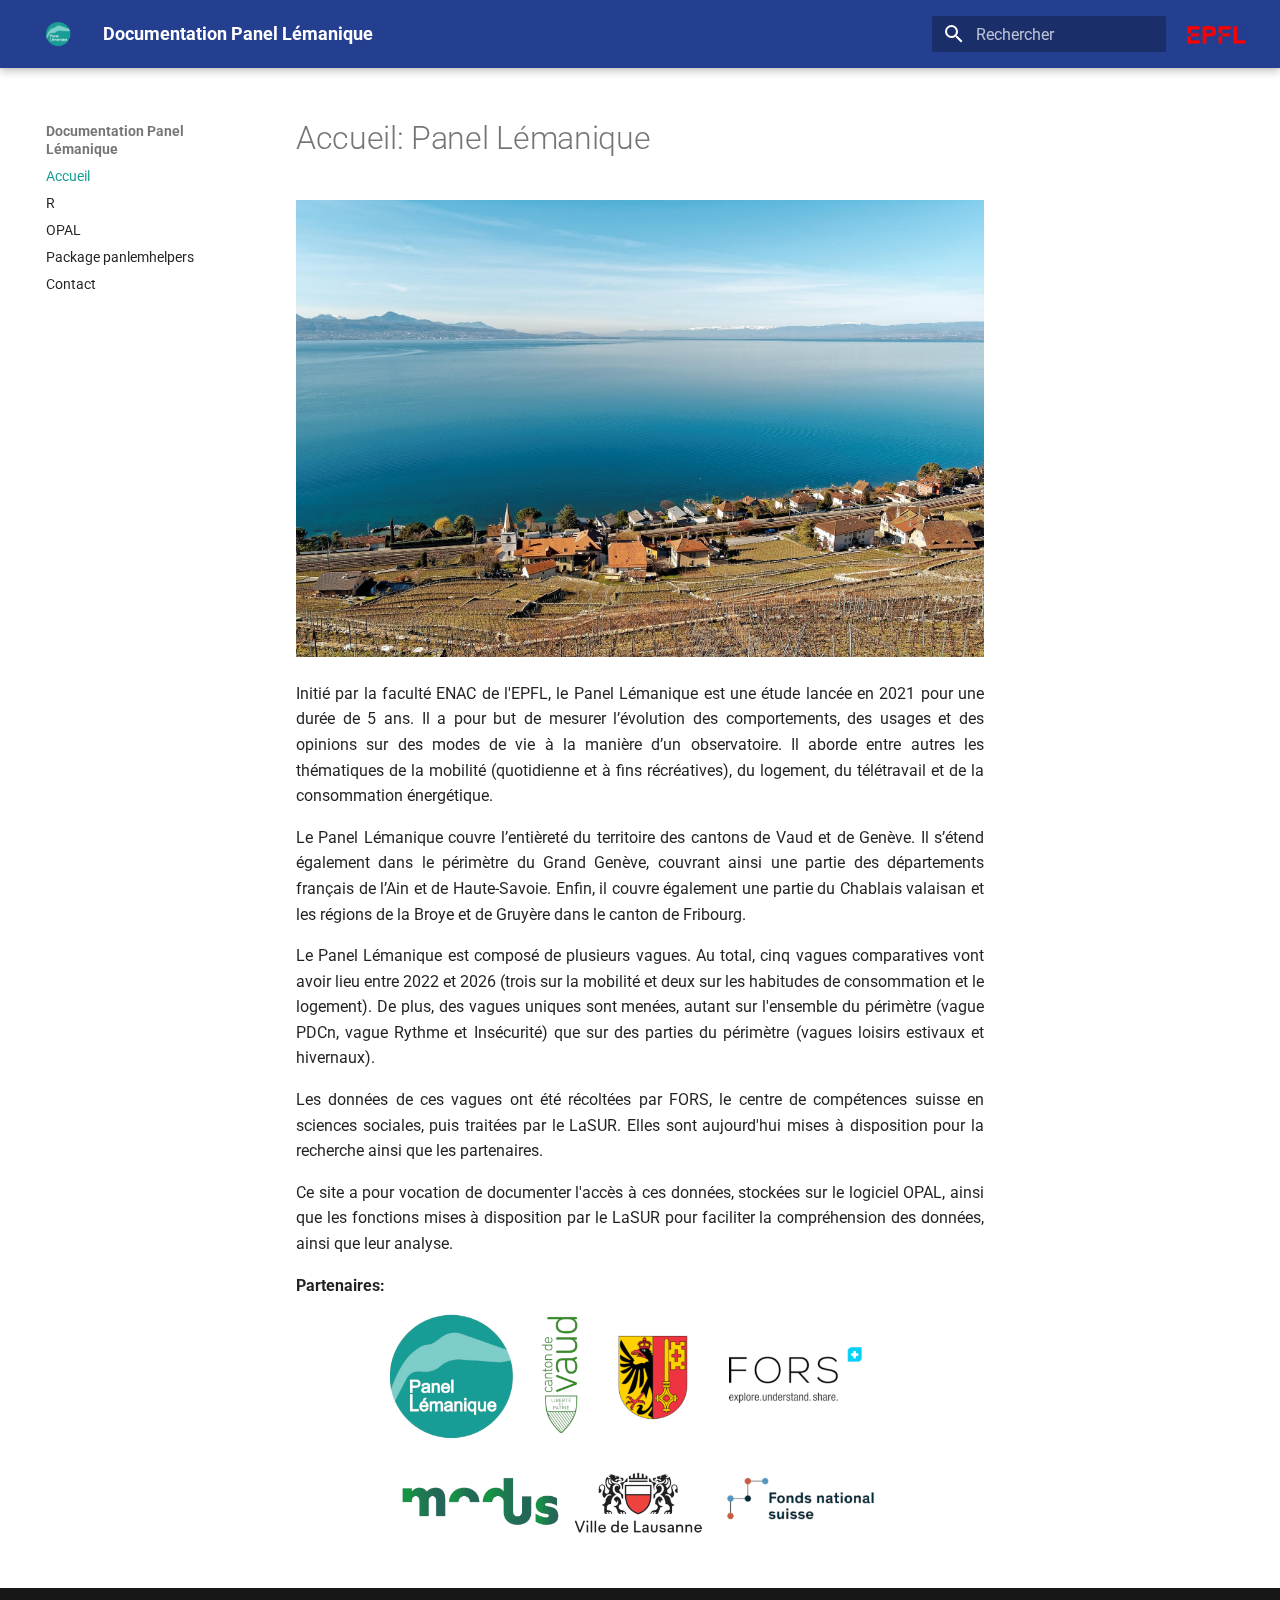
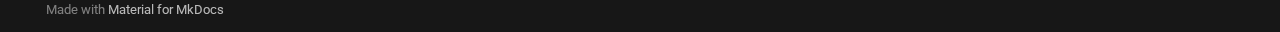
<file: index.html>
<!doctype html>
<html lang="fr" class="no-js">
  <head>
    
      <meta charset="utf-8">
      <meta name="viewport" content="width=device-width,initial-scale=1">
      
      
      
      
      
        <link rel="next" href="MethodesR/">
      
      
      <link rel="icon" href="assets/images/favicon.png">
      <meta name="generator" content="mkdocs-1.6.1, mkdocs-material-9.6.18">
    
    
      
        <title>Documentation Panel Lémanique</title>
      
    
    
      <link rel="stylesheet" href="assets/stylesheets/main.7e37652d.min.css">
      
        
        <link rel="stylesheet" href="assets/stylesheets/palette.06af60db.min.css">
      
      


    
    
      
    
    
      
        
        
        <link rel="preconnect" href="https://fonts.gstatic.com" crossorigin>
        <link rel="stylesheet" href="https://fonts.googleapis.com/css?family=Roboto:300,300i,400,400i,700,700i%7CRoboto+Mono:400,400i,700,700i&display=fallback">
        <style>:root{--md-text-font:"Roboto";--md-code-font:"Roboto Mono"}</style>
      
    
    
      <link rel="stylesheet" href="css/extra.css">
    
    <script>__md_scope=new URL(".",location),__md_hash=e=>[...e].reduce(((e,_)=>(e<<5)-e+_.charCodeAt(0)),0),__md_get=(e,_=localStorage,t=__md_scope)=>JSON.parse(_.getItem(t.pathname+"."+e)),__md_set=(e,_,t=localStorage,a=__md_scope)=>{try{t.setItem(a.pathname+"."+e,JSON.stringify(_))}catch(e){}}</script>
    
      

    
    
    
  </head>
  
  
    
    
    
    
    
    <body dir="ltr" data-md-color-scheme="default" data-md-color-primary="custom" data-md-color-accent="indigo">
  
    
    <input class="md-toggle" data-md-toggle="drawer" type="checkbox" id="__drawer" autocomplete="off">
    <input class="md-toggle" data-md-toggle="search" type="checkbox" id="__search" autocomplete="off">
    <label class="md-overlay" for="__drawer"></label>
    <div data-md-component="skip">
      
        
        <a href="#accueil-panel-lemanique" class="md-skip">
          Aller au contenu
        </a>
      
    </div>
    <div data-md-component="announce">
      
    </div>
    
    
      

  

<header class="md-header md-header--shadow" data-md-component="header">
  <nav class="md-header__inner md-grid" aria-label="En-tête">
    <a href="." title="Documentation Panel Lémanique" class="md-header__button md-logo" aria-label="Documentation Panel Lémanique" data-md-component="logo">
      
  <img src="images/Logo-Panel.png" alt="logo">

    </a>
    <label class="md-header__button md-icon" for="__drawer">
      
      <svg xmlns="http://www.w3.org/2000/svg" viewBox="0 0 24 24"><path d="M3 6h18v2H3zm0 5h18v2H3zm0 5h18v2H3z"/></svg>
    </label>
    <div class="md-header__title" data-md-component="header-title">
      <div class="md-header__ellipsis">
        <div class="md-header__topic">
          <span class="md-ellipsis">
            Documentation Panel Lémanique
          </span>
        </div>
        <div class="md-header__topic" data-md-component="header-topic">
          <span class="md-ellipsis">
            
              Accueil
            
          </span>
        </div>
      </div>
    </div>
    
      
    
    
    
    
      
      
        <label class="md-header__button md-icon" for="__search">
          
          <svg xmlns="http://www.w3.org/2000/svg" viewBox="0 0 24 24"><path d="M9.5 3A6.5 6.5 0 0 1 16 9.5c0 1.61-.59 3.09-1.56 4.23l.27.27h.79l5 5-1.5 1.5-5-5v-.79l-.27-.27A6.52 6.52 0 0 1 9.5 16 6.5 6.5 0 0 1 3 9.5 6.5 6.5 0 0 1 9.5 3m0 2C7 5 5 7 5 9.5S7 14 9.5 14 14 12 14 9.5 12 5 9.5 5"/></svg>
        </label>
        <div class="md-search" data-md-component="search" role="dialog">
  <label class="md-search__overlay" for="__search"></label>
  <div class="md-search__inner" role="search">
    <form class="md-search__form" name="search">
      <input type="text" class="md-search__input" name="query" aria-label="Rechercher" placeholder="Rechercher" autocapitalize="off" autocorrect="off" autocomplete="off" spellcheck="false" data-md-component="search-query" required>
      <label class="md-search__icon md-icon" for="__search">
        
        <svg xmlns="http://www.w3.org/2000/svg" viewBox="0 0 24 24"><path d="M9.5 3A6.5 6.5 0 0 1 16 9.5c0 1.61-.59 3.09-1.56 4.23l.27.27h.79l5 5-1.5 1.5-5-5v-.79l-.27-.27A6.52 6.52 0 0 1 9.5 16 6.5 6.5 0 0 1 3 9.5 6.5 6.5 0 0 1 9.5 3m0 2C7 5 5 7 5 9.5S7 14 9.5 14 14 12 14 9.5 12 5 9.5 5"/></svg>
        
        <svg xmlns="http://www.w3.org/2000/svg" viewBox="0 0 24 24"><path d="M20 11v2H8l5.5 5.5-1.42 1.42L4.16 12l7.92-7.92L13.5 5.5 8 11z"/></svg>
      </label>
      <nav class="md-search__options" aria-label="Recherche">
        
        <button type="reset" class="md-search__icon md-icon" title="Effacer" aria-label="Effacer" tabindex="-1">
          
          <svg xmlns="http://www.w3.org/2000/svg" viewBox="0 0 24 24"><path d="M19 6.41 17.59 5 12 10.59 6.41 5 5 6.41 10.59 12 5 17.59 6.41 19 12 13.41 17.59 19 19 17.59 13.41 12z"/></svg>
        </button>
      </nav>
      
    </form>
    <div class="md-search__output">
      <div class="md-search__scrollwrap" tabindex="0" data-md-scrollfix>
        <div class="md-search-result" data-md-component="search-result">
          <div class="md-search-result__meta">
            Initialisation de la recherche
          </div>
          <ol class="md-search-result__list" role="presentation"></ol>
        </div>
      </div>
    </div>
  </div>
</div>
      
    
    
  </nav>
  
</header>
    
    <div class="md-container" data-md-component="container">
      
      
        
          
        
      
      <main class="md-main" data-md-component="main">
        <div class="md-main__inner md-grid">
          
            
              
              <div class="md-sidebar md-sidebar--primary" data-md-component="sidebar" data-md-type="navigation" >
                <div class="md-sidebar__scrollwrap">
                  <div class="md-sidebar__inner">
                    



<nav class="md-nav md-nav--primary" aria-label="Navigation" data-md-level="0">
  <label class="md-nav__title" for="__drawer">
    <a href="." title="Documentation Panel Lémanique" class="md-nav__button md-logo" aria-label="Documentation Panel Lémanique" data-md-component="logo">
      
  <img src="images/Logo-Panel.png" alt="logo">

    </a>
    Documentation Panel Lémanique
  </label>
  
  <ul class="md-nav__list" data-md-scrollfix>
    
      
      
  
  
    
  
  
  
    <li class="md-nav__item md-nav__item--active">
      
      <input class="md-nav__toggle md-toggle" type="checkbox" id="__toc">
      
      
        
      
      
      <a href="." class="md-nav__link md-nav__link--active">
        
  
  
  <span class="md-ellipsis">
    Accueil
    
  </span>
  

      </a>
      
    </li>
  

    
      
      
  
  
  
  
    <li class="md-nav__item">
      <a href="MethodesR/" class="md-nav__link">
        
  
  
  <span class="md-ellipsis">
    R
    
  </span>
  

      </a>
    </li>
  

    
      
      
  
  
  
  
    <li class="md-nav__item">
      <a href="OPAL/" class="md-nav__link">
        
  
  
  <span class="md-ellipsis">
    OPAL
    
  </span>
  

      </a>
    </li>
  

    
      
      
  
  
  
  
    <li class="md-nav__item">
      <a href="fonction-helpers/" class="md-nav__link">
        
  
  
  <span class="md-ellipsis">
    Package panlemhelpers
    
  </span>
  

      </a>
    </li>
  

    
      
      
  
  
  
  
    <li class="md-nav__item">
      <a href="contact/" class="md-nav__link">
        
  
  
  <span class="md-ellipsis">
    Contact
    
  </span>
  

      </a>
    </li>
  

    
  </ul>
</nav>
                  </div>
                </div>
              </div>
            
            
              
              <div class="md-sidebar md-sidebar--secondary" data-md-component="sidebar" data-md-type="toc" >
                <div class="md-sidebar__scrollwrap">
                  <div class="md-sidebar__inner">
                    

<nav class="md-nav md-nav--secondary" aria-label="Table des matières">
  
  
  
    
  
  
</nav>
                  </div>
                </div>
              </div>
            
          
          
            <div class="md-content" data-md-component="content">
              <article class="md-content__inner md-typeset">
                
                  



<h1 id="accueil-panel-lemanique">Accueil: Panel Lémanique</h1>
<p><img alt="Titlepic" src="images/Titlepic.jpg" /></p>
<p>Initié par la faculté ENAC de l'EPFL, le Panel Lémanique est une étude lancée en 2021 pour une durée de 5 ans. Il a pour but de mesurer l’évolution des comportements, des usages et des opinions sur des modes de vie à la manière d’un observatoire. Il aborde entre autres les thématiques de la mobilité (quotidienne et à fins récréatives), du logement, du télétravail et de la consommation énergétique.</p>
<p>Le Panel Lémanique couvre l’entièreté du territoire des cantons de Vaud et de Genève. Il s’étend également dans le périmètre du Grand Genève, couvrant ainsi une partie des départements français de l’Ain et de Haute-Savoie. Enfin, il couvre également une partie du Chablais valaisan et les régions de la Broye et de Gruyère dans le canton de Fribourg.</p>
<p>Le Panel Lémanique est composé de plusieurs vagues. Au total, cinq vagues comparatives vont avoir lieu entre 2022 et 2026 (trois sur la mobilité et deux sur les habitudes de consommation et le logement). De plus, des vagues uniques sont menées, autant sur l'ensemble du périmètre (vague PDCn, vague Rythme et Insécurité) que sur des parties du périmètre (vagues loisirs estivaux et hivernaux).</p>
<p>Les données de ces vagues ont été récoltées par FORS, le centre de compétences suisse en sciences sociales, puis traitées par le LaSUR. Elles sont aujourd'hui mises à disposition pour la recherche ainsi que les partenaires.</p>
<p>Ce site a pour vocation de documenter l'accès à ces données, stockées sur le logiciel OPAL, ainsi que les fonctions mises à disposition par le LaSUR pour faciliter la compréhension des données, ainsi que leur analyse.</p>
<p><strong>Partenaires:</strong></p>
<p><img alt="Partenaires" class="center" src="images/Contributeurs2.png" width="500" /></p>












                
              </article>
            </div>
          
          
<script>var target=document.getElementById(location.hash.slice(1));target&&target.name&&(target.checked=target.name.startsWith("__tabbed_"))</script>
        </div>
        
      </main>
      
        <footer class="md-footer">
  
  <div class="md-footer-meta md-typeset">
    <div class="md-footer-meta__inner md-grid">
      <div class="md-copyright">
  
  
    Made with
    <a href="https://squidfunk.github.io/mkdocs-material/" target="_blank" rel="noopener">
      Material for MkDocs
    </a>
  
</div>
      
    </div>
  </div>
</footer>
      
    </div>
    <div class="md-dialog" data-md-component="dialog">
      <div class="md-dialog__inner md-typeset"></div>
    </div>
    
    
    
      
      <script id="__config" type="application/json">{"base": ".", "features": [], "search": "assets/javascripts/workers/search.973d3a69.min.js", "tags": null, "translations": {"clipboard.copied": "Copi\u00e9 dans le presse-papier", "clipboard.copy": "Copier dans le presse-papier", "search.result.more.one": "1 de plus sur cette page", "search.result.more.other": "# de plus sur cette page", "search.result.none": "Aucun document trouv\u00e9", "search.result.one": "1 document trouv\u00e9", "search.result.other": "# documents trouv\u00e9s", "search.result.placeholder": "Taper pour d\u00e9marrer la recherche", "search.result.term.missing": "Non trouv\u00e9", "select.version": "S\u00e9lectionner la version"}, "version": null}</script>
    
    
      <script src="assets/javascripts/bundle.92b07e13.min.js"></script>
      
    
  </body>
</html>
</file>
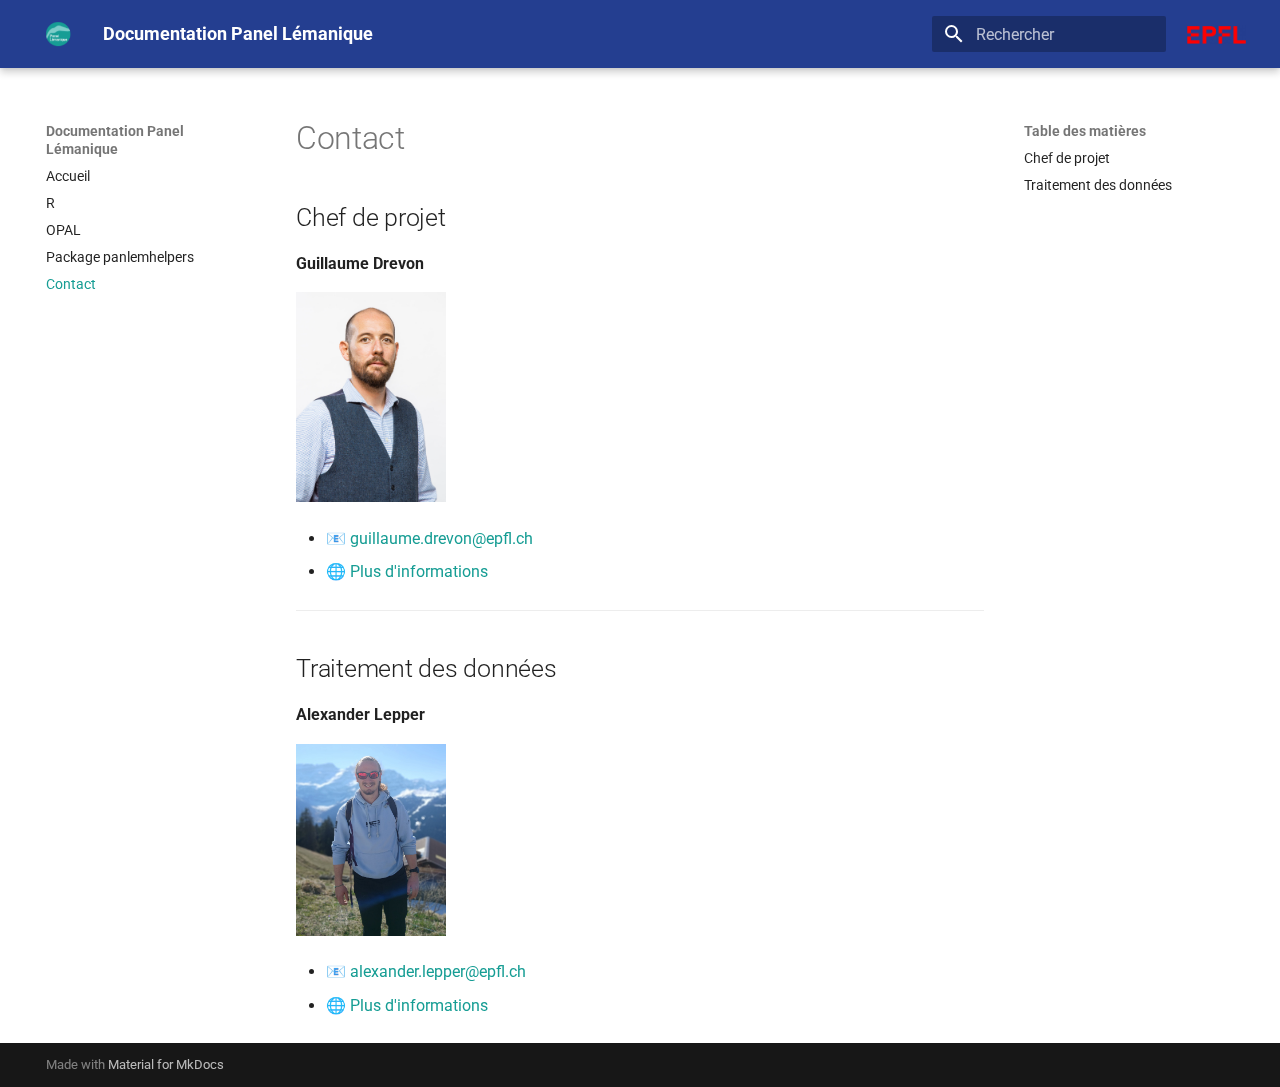
<file: contact/index.html>
<!doctype html>
<html lang="fr" class="no-js">
  <head>
    
      <meta charset="utf-8">
      <meta name="viewport" content="width=device-width,initial-scale=1">
      
      
      
      
        <link rel="prev" href="../fonction-helpers/">
      
      
      
      <link rel="icon" href="../assets/images/favicon.png">
      <meta name="generator" content="mkdocs-1.6.1, mkdocs-material-9.6.18">
    
    
      
        <title>Contact - Documentation Panel Lémanique</title>
      
    
    
      <link rel="stylesheet" href="../assets/stylesheets/main.7e37652d.min.css">
      
        
        <link rel="stylesheet" href="../assets/stylesheets/palette.06af60db.min.css">
      
      


    
    
      
    
    
      
        
        
        <link rel="preconnect" href="https://fonts.gstatic.com" crossorigin>
        <link rel="stylesheet" href="https://fonts.googleapis.com/css?family=Roboto:300,300i,400,400i,700,700i%7CRoboto+Mono:400,400i,700,700i&display=fallback">
        <style>:root{--md-text-font:"Roboto";--md-code-font:"Roboto Mono"}</style>
      
    
    
      <link rel="stylesheet" href="../css/extra.css">
    
    <script>__md_scope=new URL("..",location),__md_hash=e=>[...e].reduce(((e,_)=>(e<<5)-e+_.charCodeAt(0)),0),__md_get=(e,_=localStorage,t=__md_scope)=>JSON.parse(_.getItem(t.pathname+"."+e)),__md_set=(e,_,t=localStorage,a=__md_scope)=>{try{t.setItem(a.pathname+"."+e,JSON.stringify(_))}catch(e){}}</script>
    
      

    
    
    
  </head>
  
  
    
    
    
    
    
    <body dir="ltr" data-md-color-scheme="default" data-md-color-primary="custom" data-md-color-accent="indigo">
  
    
    <input class="md-toggle" data-md-toggle="drawer" type="checkbox" id="__drawer" autocomplete="off">
    <input class="md-toggle" data-md-toggle="search" type="checkbox" id="__search" autocomplete="off">
    <label class="md-overlay" for="__drawer"></label>
    <div data-md-component="skip">
      
        
        <a href="#contact" class="md-skip">
          Aller au contenu
        </a>
      
    </div>
    <div data-md-component="announce">
      
    </div>
    
    
      

  

<header class="md-header md-header--shadow" data-md-component="header">
  <nav class="md-header__inner md-grid" aria-label="En-tête">
    <a href=".." title="Documentation Panel Lémanique" class="md-header__button md-logo" aria-label="Documentation Panel Lémanique" data-md-component="logo">
      
  <img src="../images/Logo-Panel.png" alt="logo">

    </a>
    <label class="md-header__button md-icon" for="__drawer">
      
      <svg xmlns="http://www.w3.org/2000/svg" viewBox="0 0 24 24"><path d="M3 6h18v2H3zm0 5h18v2H3zm0 5h18v2H3z"/></svg>
    </label>
    <div class="md-header__title" data-md-component="header-title">
      <div class="md-header__ellipsis">
        <div class="md-header__topic">
          <span class="md-ellipsis">
            Documentation Panel Lémanique
          </span>
        </div>
        <div class="md-header__topic" data-md-component="header-topic">
          <span class="md-ellipsis">
            
              Contact
            
          </span>
        </div>
      </div>
    </div>
    
      
    
    
    
    
      
      
        <label class="md-header__button md-icon" for="__search">
          
          <svg xmlns="http://www.w3.org/2000/svg" viewBox="0 0 24 24"><path d="M9.5 3A6.5 6.5 0 0 1 16 9.5c0 1.61-.59 3.09-1.56 4.23l.27.27h.79l5 5-1.5 1.5-5-5v-.79l-.27-.27A6.52 6.52 0 0 1 9.5 16 6.5 6.5 0 0 1 3 9.5 6.5 6.5 0 0 1 9.5 3m0 2C7 5 5 7 5 9.5S7 14 9.5 14 14 12 14 9.5 12 5 9.5 5"/></svg>
        </label>
        <div class="md-search" data-md-component="search" role="dialog">
  <label class="md-search__overlay" for="__search"></label>
  <div class="md-search__inner" role="search">
    <form class="md-search__form" name="search">
      <input type="text" class="md-search__input" name="query" aria-label="Rechercher" placeholder="Rechercher" autocapitalize="off" autocorrect="off" autocomplete="off" spellcheck="false" data-md-component="search-query" required>
      <label class="md-search__icon md-icon" for="__search">
        
        <svg xmlns="http://www.w3.org/2000/svg" viewBox="0 0 24 24"><path d="M9.5 3A6.5 6.5 0 0 1 16 9.5c0 1.61-.59 3.09-1.56 4.23l.27.27h.79l5 5-1.5 1.5-5-5v-.79l-.27-.27A6.52 6.52 0 0 1 9.5 16 6.5 6.5 0 0 1 3 9.5 6.5 6.5 0 0 1 9.5 3m0 2C7 5 5 7 5 9.5S7 14 9.5 14 14 12 14 9.5 12 5 9.5 5"/></svg>
        
        <svg xmlns="http://www.w3.org/2000/svg" viewBox="0 0 24 24"><path d="M20 11v2H8l5.5 5.5-1.42 1.42L4.16 12l7.92-7.92L13.5 5.5 8 11z"/></svg>
      </label>
      <nav class="md-search__options" aria-label="Recherche">
        
        <button type="reset" class="md-search__icon md-icon" title="Effacer" aria-label="Effacer" tabindex="-1">
          
          <svg xmlns="http://www.w3.org/2000/svg" viewBox="0 0 24 24"><path d="M19 6.41 17.59 5 12 10.59 6.41 5 5 6.41 10.59 12 5 17.59 6.41 19 12 13.41 17.59 19 19 17.59 13.41 12z"/></svg>
        </button>
      </nav>
      
    </form>
    <div class="md-search__output">
      <div class="md-search__scrollwrap" tabindex="0" data-md-scrollfix>
        <div class="md-search-result" data-md-component="search-result">
          <div class="md-search-result__meta">
            Initialisation de la recherche
          </div>
          <ol class="md-search-result__list" role="presentation"></ol>
        </div>
      </div>
    </div>
  </div>
</div>
      
    
    
  </nav>
  
</header>
    
    <div class="md-container" data-md-component="container">
      
      
        
          
        
      
      <main class="md-main" data-md-component="main">
        <div class="md-main__inner md-grid">
          
            
              
              <div class="md-sidebar md-sidebar--primary" data-md-component="sidebar" data-md-type="navigation" >
                <div class="md-sidebar__scrollwrap">
                  <div class="md-sidebar__inner">
                    



<nav class="md-nav md-nav--primary" aria-label="Navigation" data-md-level="0">
  <label class="md-nav__title" for="__drawer">
    <a href=".." title="Documentation Panel Lémanique" class="md-nav__button md-logo" aria-label="Documentation Panel Lémanique" data-md-component="logo">
      
  <img src="../images/Logo-Panel.png" alt="logo">

    </a>
    Documentation Panel Lémanique
  </label>
  
  <ul class="md-nav__list" data-md-scrollfix>
    
      
      
  
  
  
  
    <li class="md-nav__item">
      <a href=".." class="md-nav__link">
        
  
  
  <span class="md-ellipsis">
    Accueil
    
  </span>
  

      </a>
    </li>
  

    
      
      
  
  
  
  
    <li class="md-nav__item">
      <a href="../MethodesR/" class="md-nav__link">
        
  
  
  <span class="md-ellipsis">
    R
    
  </span>
  

      </a>
    </li>
  

    
      
      
  
  
  
  
    <li class="md-nav__item">
      <a href="../OPAL/" class="md-nav__link">
        
  
  
  <span class="md-ellipsis">
    OPAL
    
  </span>
  

      </a>
    </li>
  

    
      
      
  
  
  
  
    <li class="md-nav__item">
      <a href="../fonction-helpers/" class="md-nav__link">
        
  
  
  <span class="md-ellipsis">
    Package panlemhelpers
    
  </span>
  

      </a>
    </li>
  

    
      
      
  
  
    
  
  
  
    <li class="md-nav__item md-nav__item--active">
      
      <input class="md-nav__toggle md-toggle" type="checkbox" id="__toc">
      
      
        
      
      
        <label class="md-nav__link md-nav__link--active" for="__toc">
          
  
  
  <span class="md-ellipsis">
    Contact
    
  </span>
  

          <span class="md-nav__icon md-icon"></span>
        </label>
      
      <a href="./" class="md-nav__link md-nav__link--active">
        
  
  
  <span class="md-ellipsis">
    Contact
    
  </span>
  

      </a>
      
        

<nav class="md-nav md-nav--secondary" aria-label="Table des matières">
  
  
  
    
  
  
    <label class="md-nav__title" for="__toc">
      <span class="md-nav__icon md-icon"></span>
      Table des matières
    </label>
    <ul class="md-nav__list" data-md-component="toc" data-md-scrollfix>
      
        <li class="md-nav__item">
  <a href="#chef-de-projet" class="md-nav__link">
    <span class="md-ellipsis">
      Chef de projet
    </span>
  </a>
  
</li>
      
        <li class="md-nav__item">
  <a href="#traitement-des-donnees" class="md-nav__link">
    <span class="md-ellipsis">
      Traitement des données
    </span>
  </a>
  
</li>
      
    </ul>
  
</nav>
      
    </li>
  

    
  </ul>
</nav>
                  </div>
                </div>
              </div>
            
            
              
              <div class="md-sidebar md-sidebar--secondary" data-md-component="sidebar" data-md-type="toc" >
                <div class="md-sidebar__scrollwrap">
                  <div class="md-sidebar__inner">
                    

<nav class="md-nav md-nav--secondary" aria-label="Table des matières">
  
  
  
    
  
  
    <label class="md-nav__title" for="__toc">
      <span class="md-nav__icon md-icon"></span>
      Table des matières
    </label>
    <ul class="md-nav__list" data-md-component="toc" data-md-scrollfix>
      
        <li class="md-nav__item">
  <a href="#chef-de-projet" class="md-nav__link">
    <span class="md-ellipsis">
      Chef de projet
    </span>
  </a>
  
</li>
      
        <li class="md-nav__item">
  <a href="#traitement-des-donnees" class="md-nav__link">
    <span class="md-ellipsis">
      Traitement des données
    </span>
  </a>
  
</li>
      
    </ul>
  
</nav>
                  </div>
                </div>
              </div>
            
          
          
            <div class="md-content" data-md-component="content">
              <article class="md-content__inner md-typeset">
                
                  



<h1 id="contact">Contact</h1>
<h2 id="chef-de-projet">Chef de projet</h2>
<p><strong>Guillaume Drevon</strong></p>
<p><img alt="Chef de projet" src="../images/Drevon.jpg" width="150" /></p>
<ul>
<li>📧 <a href="mailto:guillaume.drevon@epfl.ch">guillaume.drevon@epfl.ch</a>  </li>
<li>🌐 <a href="https://people.epfl.ch/guillaume.drevon?lang=fr">Plus d'informations</a></li>
</ul>
<hr />
<h2 id="traitement-des-donnees">Traitement des données</h2>
<p><strong>Alexander Lepper</strong></p>
<p><img alt="Traitement_donnees" src="../images/Lepper.jpg" width="150" /></p>
<ul>
<li>📧 <a href="mailto:alexander.lepper@epfl.ch">alexander.lepper@epfl.ch</a>  </li>
<li>🌐 <a href="https://people.epfl.ch/alexander.lepper">Plus d'informations</a>  </li>
</ul>












                
              </article>
            </div>
          
          
<script>var target=document.getElementById(location.hash.slice(1));target&&target.name&&(target.checked=target.name.startsWith("__tabbed_"))</script>
        </div>
        
      </main>
      
        <footer class="md-footer">
  
  <div class="md-footer-meta md-typeset">
    <div class="md-footer-meta__inner md-grid">
      <div class="md-copyright">
  
  
    Made with
    <a href="https://squidfunk.github.io/mkdocs-material/" target="_blank" rel="noopener">
      Material for MkDocs
    </a>
  
</div>
      
    </div>
  </div>
</footer>
      
    </div>
    <div class="md-dialog" data-md-component="dialog">
      <div class="md-dialog__inner md-typeset"></div>
    </div>
    
    
    
      
      <script id="__config" type="application/json">{"base": "..", "features": [], "search": "../assets/javascripts/workers/search.973d3a69.min.js", "tags": null, "translations": {"clipboard.copied": "Copi\u00e9 dans le presse-papier", "clipboard.copy": "Copier dans le presse-papier", "search.result.more.one": "1 de plus sur cette page", "search.result.more.other": "# de plus sur cette page", "search.result.none": "Aucun document trouv\u00e9", "search.result.one": "1 document trouv\u00e9", "search.result.other": "# documents trouv\u00e9s", "search.result.placeholder": "Taper pour d\u00e9marrer la recherche", "search.result.term.missing": "Non trouv\u00e9", "select.version": "S\u00e9lectionner la version"}, "version": null}</script>
    
    
      <script src="../assets/javascripts/bundle.92b07e13.min.js"></script>
      
    
  </body>
</html>
</file>
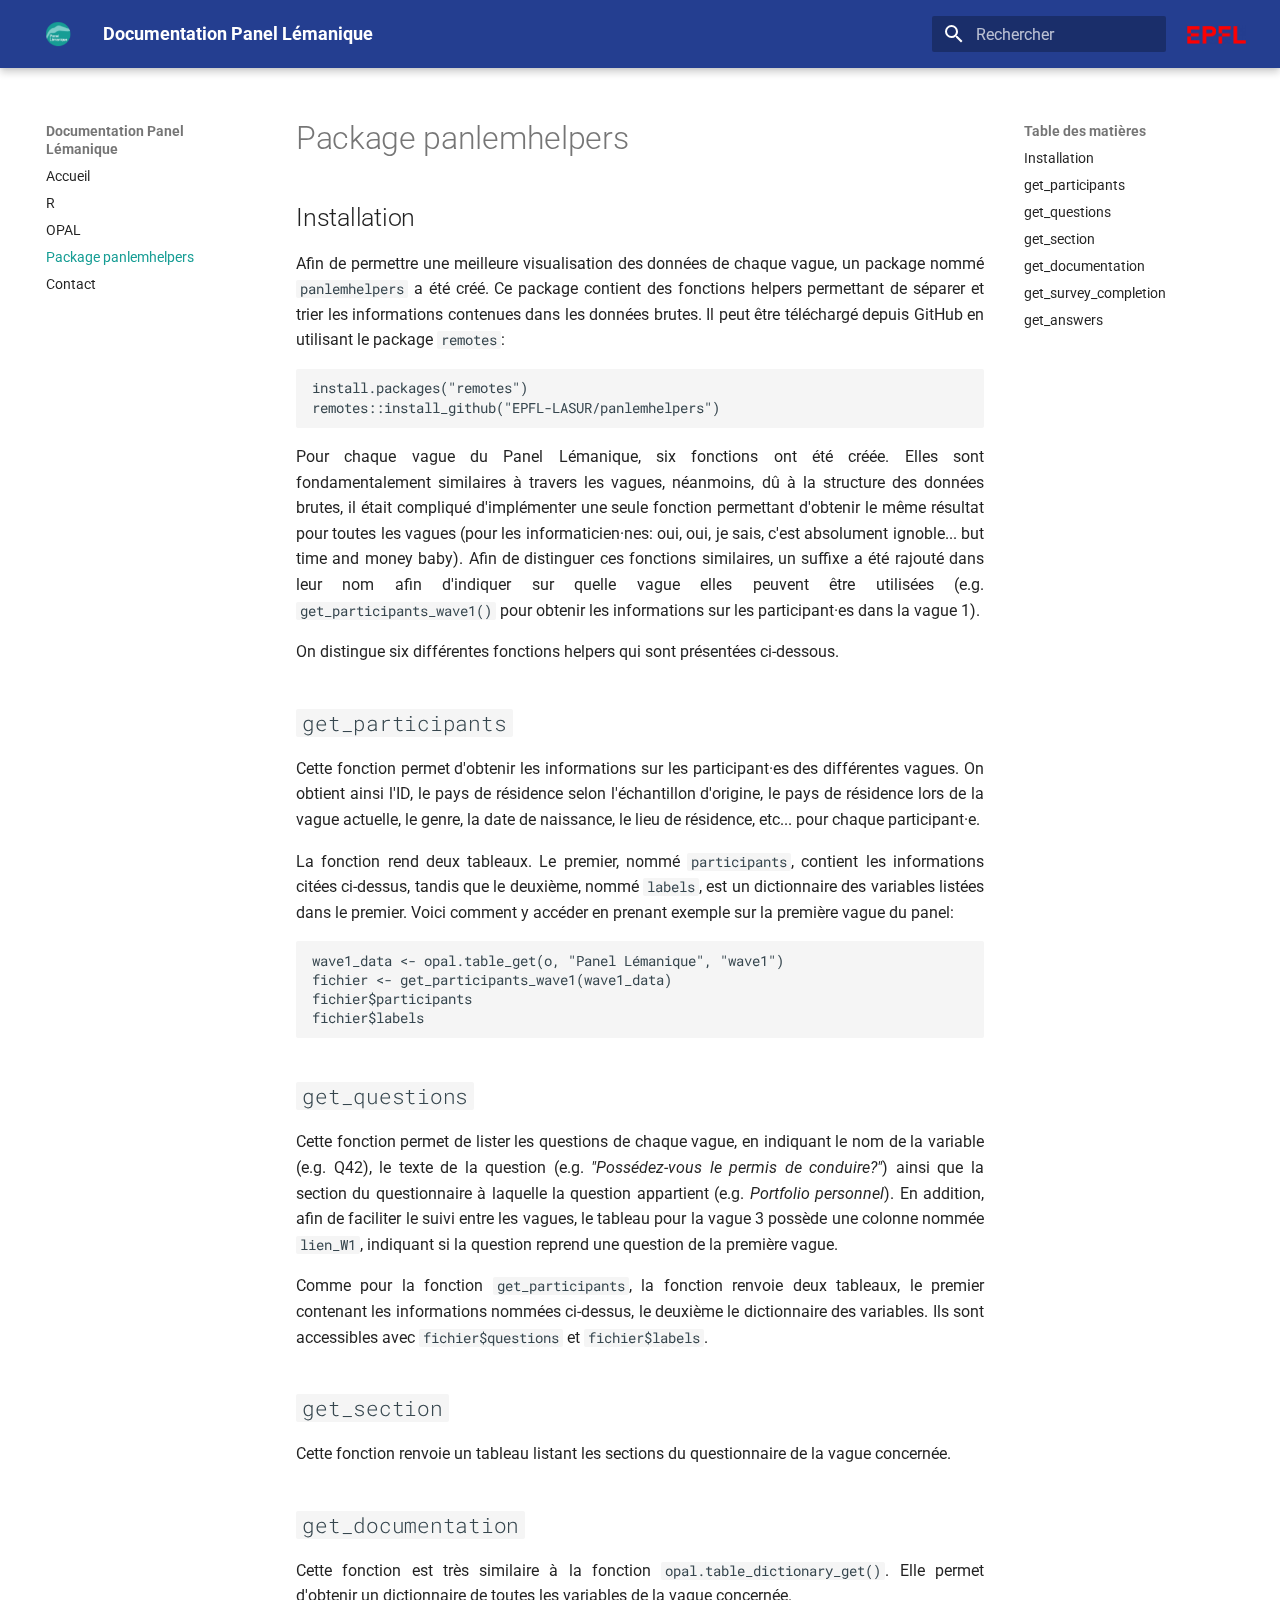
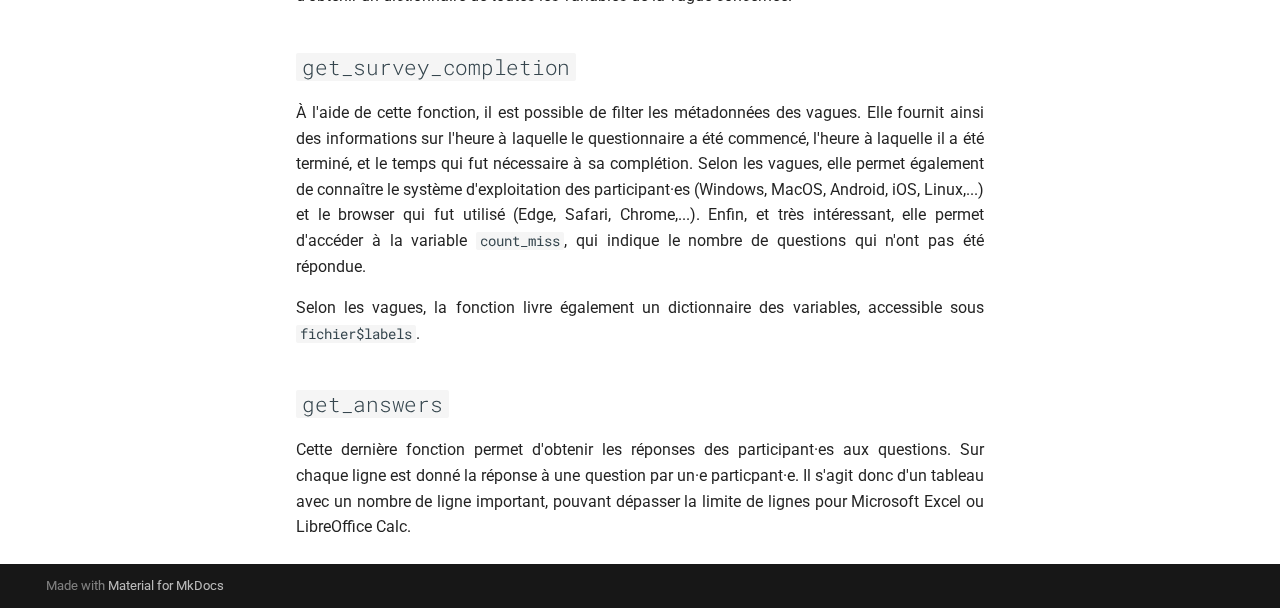
<file: fonction-helpers/index.html>
<!doctype html>
<html lang="fr" class="no-js">
  <head>
    
      <meta charset="utf-8">
      <meta name="viewport" content="width=device-width,initial-scale=1">
      
      
      
      
        <link rel="prev" href="../OPAL/">
      
      
        <link rel="next" href="../contact/">
      
      
      <link rel="icon" href="../assets/images/favicon.png">
      <meta name="generator" content="mkdocs-1.6.1, mkdocs-material-9.6.18">
    
    
      
        <title>Package panlemhelpers - Documentation Panel Lémanique</title>
      
    
    
      <link rel="stylesheet" href="../assets/stylesheets/main.7e37652d.min.css">
      
        
        <link rel="stylesheet" href="../assets/stylesheets/palette.06af60db.min.css">
      
      


    
    
      
    
    
      
        
        
        <link rel="preconnect" href="https://fonts.gstatic.com" crossorigin>
        <link rel="stylesheet" href="https://fonts.googleapis.com/css?family=Roboto:300,300i,400,400i,700,700i%7CRoboto+Mono:400,400i,700,700i&display=fallback">
        <style>:root{--md-text-font:"Roboto";--md-code-font:"Roboto Mono"}</style>
      
    
    
      <link rel="stylesheet" href="../css/extra.css">
    
    <script>__md_scope=new URL("..",location),__md_hash=e=>[...e].reduce(((e,_)=>(e<<5)-e+_.charCodeAt(0)),0),__md_get=(e,_=localStorage,t=__md_scope)=>JSON.parse(_.getItem(t.pathname+"."+e)),__md_set=(e,_,t=localStorage,a=__md_scope)=>{try{t.setItem(a.pathname+"."+e,JSON.stringify(_))}catch(e){}}</script>
    
      

    
    
    
  </head>
  
  
    
    
    
    
    
    <body dir="ltr" data-md-color-scheme="default" data-md-color-primary="custom" data-md-color-accent="indigo">
  
    
    <input class="md-toggle" data-md-toggle="drawer" type="checkbox" id="__drawer" autocomplete="off">
    <input class="md-toggle" data-md-toggle="search" type="checkbox" id="__search" autocomplete="off">
    <label class="md-overlay" for="__drawer"></label>
    <div data-md-component="skip">
      
        
        <a href="#package-panlemhelpers" class="md-skip">
          Aller au contenu
        </a>
      
    </div>
    <div data-md-component="announce">
      
    </div>
    
    
      

  

<header class="md-header md-header--shadow" data-md-component="header">
  <nav class="md-header__inner md-grid" aria-label="En-tête">
    <a href=".." title="Documentation Panel Lémanique" class="md-header__button md-logo" aria-label="Documentation Panel Lémanique" data-md-component="logo">
      
  <img src="../images/Logo-Panel.png" alt="logo">

    </a>
    <label class="md-header__button md-icon" for="__drawer">
      
      <svg xmlns="http://www.w3.org/2000/svg" viewBox="0 0 24 24"><path d="M3 6h18v2H3zm0 5h18v2H3zm0 5h18v2H3z"/></svg>
    </label>
    <div class="md-header__title" data-md-component="header-title">
      <div class="md-header__ellipsis">
        <div class="md-header__topic">
          <span class="md-ellipsis">
            Documentation Panel Lémanique
          </span>
        </div>
        <div class="md-header__topic" data-md-component="header-topic">
          <span class="md-ellipsis">
            
              Package panlemhelpers
            
          </span>
        </div>
      </div>
    </div>
    
      
    
    
    
    
      
      
        <label class="md-header__button md-icon" for="__search">
          
          <svg xmlns="http://www.w3.org/2000/svg" viewBox="0 0 24 24"><path d="M9.5 3A6.5 6.5 0 0 1 16 9.5c0 1.61-.59 3.09-1.56 4.23l.27.27h.79l5 5-1.5 1.5-5-5v-.79l-.27-.27A6.52 6.52 0 0 1 9.5 16 6.5 6.5 0 0 1 3 9.5 6.5 6.5 0 0 1 9.5 3m0 2C7 5 5 7 5 9.5S7 14 9.5 14 14 12 14 9.5 12 5 9.5 5"/></svg>
        </label>
        <div class="md-search" data-md-component="search" role="dialog">
  <label class="md-search__overlay" for="__search"></label>
  <div class="md-search__inner" role="search">
    <form class="md-search__form" name="search">
      <input type="text" class="md-search__input" name="query" aria-label="Rechercher" placeholder="Rechercher" autocapitalize="off" autocorrect="off" autocomplete="off" spellcheck="false" data-md-component="search-query" required>
      <label class="md-search__icon md-icon" for="__search">
        
        <svg xmlns="http://www.w3.org/2000/svg" viewBox="0 0 24 24"><path d="M9.5 3A6.5 6.5 0 0 1 16 9.5c0 1.61-.59 3.09-1.56 4.23l.27.27h.79l5 5-1.5 1.5-5-5v-.79l-.27-.27A6.52 6.52 0 0 1 9.5 16 6.5 6.5 0 0 1 3 9.5 6.5 6.5 0 0 1 9.5 3m0 2C7 5 5 7 5 9.5S7 14 9.5 14 14 12 14 9.5 12 5 9.5 5"/></svg>
        
        <svg xmlns="http://www.w3.org/2000/svg" viewBox="0 0 24 24"><path d="M20 11v2H8l5.5 5.5-1.42 1.42L4.16 12l7.92-7.92L13.5 5.5 8 11z"/></svg>
      </label>
      <nav class="md-search__options" aria-label="Recherche">
        
        <button type="reset" class="md-search__icon md-icon" title="Effacer" aria-label="Effacer" tabindex="-1">
          
          <svg xmlns="http://www.w3.org/2000/svg" viewBox="0 0 24 24"><path d="M19 6.41 17.59 5 12 10.59 6.41 5 5 6.41 10.59 12 5 17.59 6.41 19 12 13.41 17.59 19 19 17.59 13.41 12z"/></svg>
        </button>
      </nav>
      
    </form>
    <div class="md-search__output">
      <div class="md-search__scrollwrap" tabindex="0" data-md-scrollfix>
        <div class="md-search-result" data-md-component="search-result">
          <div class="md-search-result__meta">
            Initialisation de la recherche
          </div>
          <ol class="md-search-result__list" role="presentation"></ol>
        </div>
      </div>
    </div>
  </div>
</div>
      
    
    
  </nav>
  
</header>
    
    <div class="md-container" data-md-component="container">
      
      
        
          
        
      
      <main class="md-main" data-md-component="main">
        <div class="md-main__inner md-grid">
          
            
              
              <div class="md-sidebar md-sidebar--primary" data-md-component="sidebar" data-md-type="navigation" >
                <div class="md-sidebar__scrollwrap">
                  <div class="md-sidebar__inner">
                    



<nav class="md-nav md-nav--primary" aria-label="Navigation" data-md-level="0">
  <label class="md-nav__title" for="__drawer">
    <a href=".." title="Documentation Panel Lémanique" class="md-nav__button md-logo" aria-label="Documentation Panel Lémanique" data-md-component="logo">
      
  <img src="../images/Logo-Panel.png" alt="logo">

    </a>
    Documentation Panel Lémanique
  </label>
  
  <ul class="md-nav__list" data-md-scrollfix>
    
      
      
  
  
  
  
    <li class="md-nav__item">
      <a href=".." class="md-nav__link">
        
  
  
  <span class="md-ellipsis">
    Accueil
    
  </span>
  

      </a>
    </li>
  

    
      
      
  
  
  
  
    <li class="md-nav__item">
      <a href="../MethodesR/" class="md-nav__link">
        
  
  
  <span class="md-ellipsis">
    R
    
  </span>
  

      </a>
    </li>
  

    
      
      
  
  
  
  
    <li class="md-nav__item">
      <a href="../OPAL/" class="md-nav__link">
        
  
  
  <span class="md-ellipsis">
    OPAL
    
  </span>
  

      </a>
    </li>
  

    
      
      
  
  
    
  
  
  
    <li class="md-nav__item md-nav__item--active">
      
      <input class="md-nav__toggle md-toggle" type="checkbox" id="__toc">
      
      
        
      
      
        <label class="md-nav__link md-nav__link--active" for="__toc">
          
  
  
  <span class="md-ellipsis">
    Package panlemhelpers
    
  </span>
  

          <span class="md-nav__icon md-icon"></span>
        </label>
      
      <a href="./" class="md-nav__link md-nav__link--active">
        
  
  
  <span class="md-ellipsis">
    Package panlemhelpers
    
  </span>
  

      </a>
      
        

<nav class="md-nav md-nav--secondary" aria-label="Table des matières">
  
  
  
    
  
  
    <label class="md-nav__title" for="__toc">
      <span class="md-nav__icon md-icon"></span>
      Table des matières
    </label>
    <ul class="md-nav__list" data-md-component="toc" data-md-scrollfix>
      
        <li class="md-nav__item">
  <a href="#installation" class="md-nav__link">
    <span class="md-ellipsis">
      Installation
    </span>
  </a>
  
</li>
      
        <li class="md-nav__item">
  <a href="#get_participants" class="md-nav__link">
    <span class="md-ellipsis">
      get_participants
    </span>
  </a>
  
</li>
      
        <li class="md-nav__item">
  <a href="#get_questions" class="md-nav__link">
    <span class="md-ellipsis">
      get_questions
    </span>
  </a>
  
</li>
      
        <li class="md-nav__item">
  <a href="#get_section" class="md-nav__link">
    <span class="md-ellipsis">
      get_section
    </span>
  </a>
  
</li>
      
        <li class="md-nav__item">
  <a href="#get_documentation" class="md-nav__link">
    <span class="md-ellipsis">
      get_documentation
    </span>
  </a>
  
</li>
      
        <li class="md-nav__item">
  <a href="#get_survey_completion" class="md-nav__link">
    <span class="md-ellipsis">
      get_survey_completion
    </span>
  </a>
  
</li>
      
        <li class="md-nav__item">
  <a href="#get_answers" class="md-nav__link">
    <span class="md-ellipsis">
      get_answers
    </span>
  </a>
  
</li>
      
    </ul>
  
</nav>
      
    </li>
  

    
      
      
  
  
  
  
    <li class="md-nav__item">
      <a href="../contact/" class="md-nav__link">
        
  
  
  <span class="md-ellipsis">
    Contact
    
  </span>
  

      </a>
    </li>
  

    
  </ul>
</nav>
                  </div>
                </div>
              </div>
            
            
              
              <div class="md-sidebar md-sidebar--secondary" data-md-component="sidebar" data-md-type="toc" >
                <div class="md-sidebar__scrollwrap">
                  <div class="md-sidebar__inner">
                    

<nav class="md-nav md-nav--secondary" aria-label="Table des matières">
  
  
  
    
  
  
    <label class="md-nav__title" for="__toc">
      <span class="md-nav__icon md-icon"></span>
      Table des matières
    </label>
    <ul class="md-nav__list" data-md-component="toc" data-md-scrollfix>
      
        <li class="md-nav__item">
  <a href="#installation" class="md-nav__link">
    <span class="md-ellipsis">
      Installation
    </span>
  </a>
  
</li>
      
        <li class="md-nav__item">
  <a href="#get_participants" class="md-nav__link">
    <span class="md-ellipsis">
      get_participants
    </span>
  </a>
  
</li>
      
        <li class="md-nav__item">
  <a href="#get_questions" class="md-nav__link">
    <span class="md-ellipsis">
      get_questions
    </span>
  </a>
  
</li>
      
        <li class="md-nav__item">
  <a href="#get_section" class="md-nav__link">
    <span class="md-ellipsis">
      get_section
    </span>
  </a>
  
</li>
      
        <li class="md-nav__item">
  <a href="#get_documentation" class="md-nav__link">
    <span class="md-ellipsis">
      get_documentation
    </span>
  </a>
  
</li>
      
        <li class="md-nav__item">
  <a href="#get_survey_completion" class="md-nav__link">
    <span class="md-ellipsis">
      get_survey_completion
    </span>
  </a>
  
</li>
      
        <li class="md-nav__item">
  <a href="#get_answers" class="md-nav__link">
    <span class="md-ellipsis">
      get_answers
    </span>
  </a>
  
</li>
      
    </ul>
  
</nav>
                  </div>
                </div>
              </div>
            
          
          
            <div class="md-content" data-md-component="content">
              <article class="md-content__inner md-typeset">
                
                  



<h1 id="package-panlemhelpers">Package panlemhelpers</h1>
<h2 id="installation">Installation</h2>
<p>Afin de permettre une meilleure visualisation des données de chaque vague, un package nommé <code>panlemhelpers</code> a été créé. Ce package contient des fonctions helpers permettant de séparer et trier les informations contenues dans les données brutes. Il peut être téléchargé depuis GitHub en utilisant le package <code>remotes</code>:</p>
<pre><code class="language-r">install.packages(&quot;remotes&quot;)
remotes::install_github(&quot;EPFL-LASUR/panlemhelpers&quot;)
</code></pre>
<p>Pour chaque vague du Panel Lémanique, six fonctions ont été créée. Elles sont fondamentalement similaires à travers les vagues, néanmoins, dû à la structure des données brutes, il était compliqué d'implémenter une seule fonction permettant d'obtenir le même résultat pour toutes les vagues (pour les informaticien·nes: oui, oui, je sais, c'est absolument ignoble... but time and money baby). Afin de distinguer ces fonctions similaires, un suffixe a été rajouté dans leur nom afin d'indiquer sur quelle vague elles peuvent être utilisées (e.g. <code>get_participants_wave1()</code> pour obtenir les informations sur les participant·es dans la vague 1).</p>
<p>On distingue six différentes fonctions helpers qui sont présentées ci-dessous.</p>
<h2 id="get_participants"><code>get_participants</code></h2>
<p>Cette fonction permet d'obtenir les informations sur les participant·es des différentes vagues. On obtient ainsi l'ID, le pays de résidence selon l'échantillon d'origine, le pays de résidence lors de la vague actuelle, le genre, la date de naissance, le lieu de résidence, etc... pour chaque participant·e.</p>
<p>La fonction rend deux tableaux. Le premier, nommé <code>participants</code>, contient les informations citées ci-dessus, tandis que le deuxième, nommé <code>labels</code>, est un dictionnaire des variables listées dans le premier. Voici comment y accéder en prenant exemple sur la première vague du panel:</p>
<pre><code class="language-r">wave1_data &lt;- opal.table_get(o, &quot;Panel Lémanique&quot;, &quot;wave1&quot;)
fichier &lt;- get_participants_wave1(wave1_data)
fichier$participants
fichier$labels
</code></pre>
<h2 id="get_questions"><code>get_questions</code></h2>
<p>Cette fonction permet de lister les questions de chaque vague, en indiquant le nom de la variable (e.g. Q42), le texte de la question (e.g. <em>"Possédez-vous le permis de conduire?"</em>) ainsi que la section du questionnaire à laquelle la question appartient (e.g. <em>Portfolio personnel</em>). En addition, afin de faciliter le suivi entre les vagues, le tableau pour la vague 3 possède une colonne nommée <code>lien_W1</code>, indiquant si la question reprend une question de la première vague.</p>
<p>Comme pour la fonction <code>get_participants</code>, la fonction renvoie deux tableaux, le premier contenant les informations nommées ci-dessus, le deuxième le dictionnaire des variables. Ils sont accessibles avec <code>fichier$questions</code> et <code>fichier$labels</code>.</p>
<h2 id="get_section"><code>get_section</code></h2>
<p>Cette fonction renvoie un tableau listant les sections du questionnaire de la vague concernée.</p>
<h2 id="get_documentation"><code>get_documentation</code></h2>
<p>Cette fonction est très similaire à la fonction <code>opal.table_dictionary_get()</code>. Elle permet d'obtenir un dictionnaire de toutes les variables de la vague concernée.</p>
<h2 id="get_survey_completion"><code>get_survey_completion</code></h2>
<p>À l'aide de cette fonction, il est possible de filter les métadonnées des vagues. Elle fournit ainsi des informations sur l'heure à laquelle le questionnaire a été commencé, l'heure à laquelle il a été terminé, et le temps qui fut nécessaire à sa complétion. Selon les vagues, elle permet également de connaître le système d'exploitation des participant·es (Windows, MacOS, Android, iOS, Linux,...) et le browser qui fut utilisé (Edge, Safari, Chrome,...). Enfin, et très intéressant, elle permet d'accéder à la variable <code>count_miss</code>, qui indique le nombre de questions qui n'ont pas été répondue.</p>
<p>Selon les vagues, la fonction livre également un dictionnaire des variables, accessible sous <code>fichier$labels</code>.</p>
<h2 id="get_answers"><code>get_answers</code></h2>
<p>Cette dernière fonction permet d'obtenir les réponses des participant·es aux questions. Sur chaque ligne est donné la réponse à une question par un·e particpant·e. Il s'agit donc d'un tableau avec un nombre de ligne important, pouvant dépasser la limite de lignes pour Microsoft Excel ou LibreOffice Calc.</p>












                
              </article>
            </div>
          
          
<script>var target=document.getElementById(location.hash.slice(1));target&&target.name&&(target.checked=target.name.startsWith("__tabbed_"))</script>
        </div>
        
      </main>
      
        <footer class="md-footer">
  
  <div class="md-footer-meta md-typeset">
    <div class="md-footer-meta__inner md-grid">
      <div class="md-copyright">
  
  
    Made with
    <a href="https://squidfunk.github.io/mkdocs-material/" target="_blank" rel="noopener">
      Material for MkDocs
    </a>
  
</div>
      
    </div>
  </div>
</footer>
      
    </div>
    <div class="md-dialog" data-md-component="dialog">
      <div class="md-dialog__inner md-typeset"></div>
    </div>
    
    
    
      
      <script id="__config" type="application/json">{"base": "..", "features": [], "search": "../assets/javascripts/workers/search.973d3a69.min.js", "tags": null, "translations": {"clipboard.copied": "Copi\u00e9 dans le presse-papier", "clipboard.copy": "Copier dans le presse-papier", "search.result.more.one": "1 de plus sur cette page", "search.result.more.other": "# de plus sur cette page", "search.result.none": "Aucun document trouv\u00e9", "search.result.one": "1 document trouv\u00e9", "search.result.other": "# documents trouv\u00e9s", "search.result.placeholder": "Taper pour d\u00e9marrer la recherche", "search.result.term.missing": "Non trouv\u00e9", "select.version": "S\u00e9lectionner la version"}, "version": null}</script>
    
    
      <script src="../assets/javascripts/bundle.92b07e13.min.js"></script>
      
    
  </body>
</html>
</file>
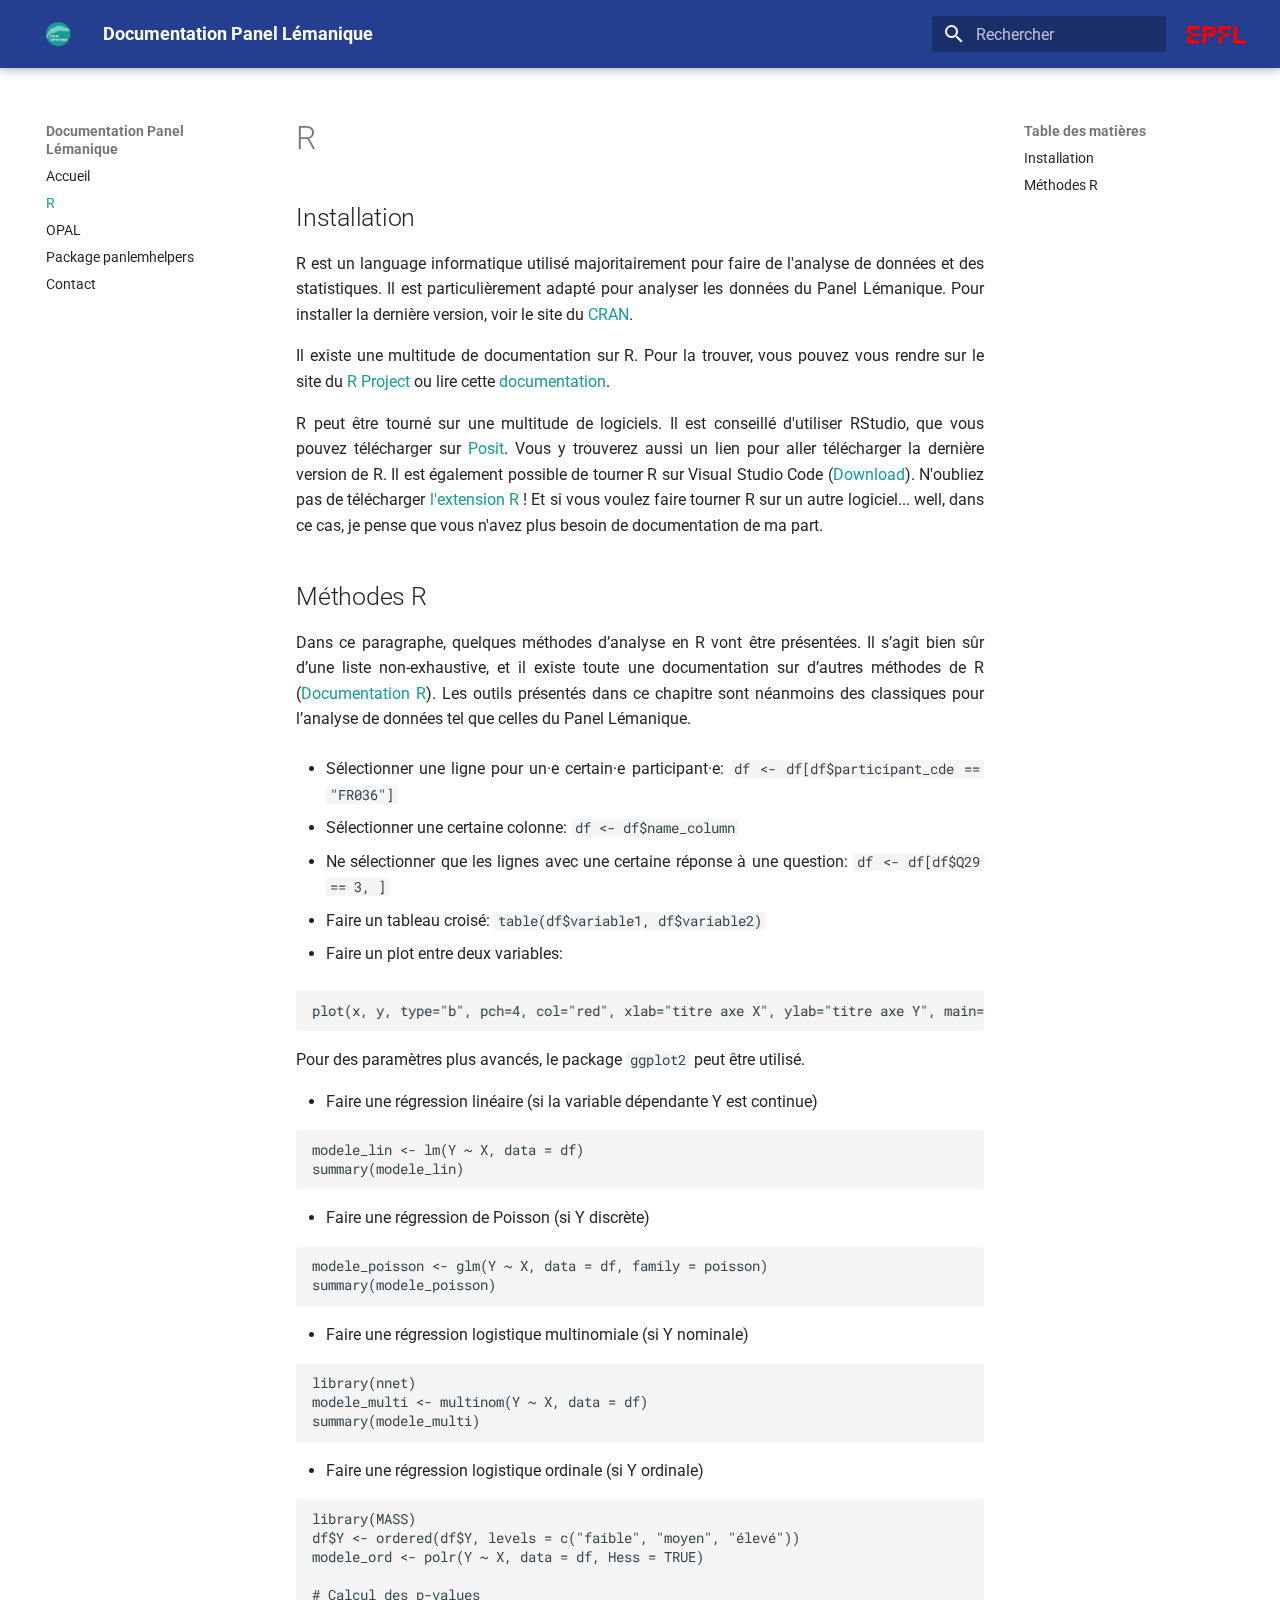
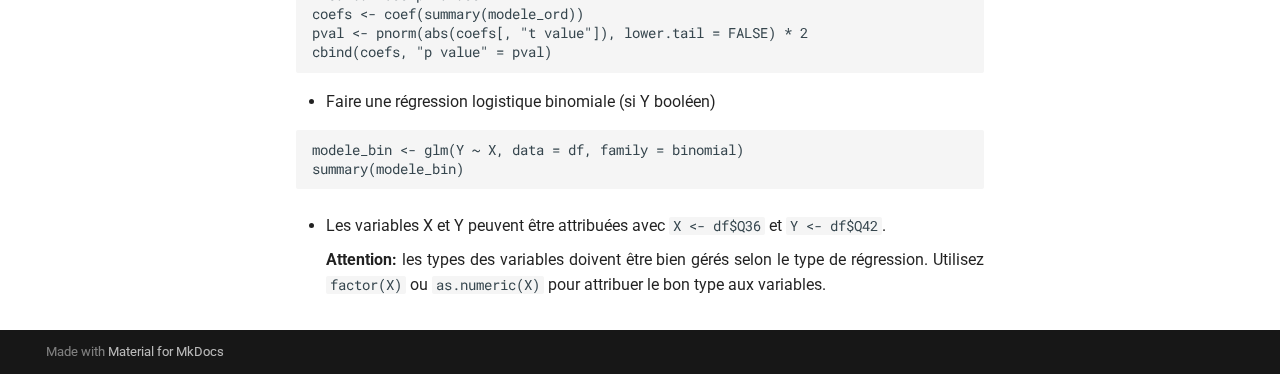
<file: MethodesR/index.html>
<!doctype html>
<html lang="fr" class="no-js">
  <head>
    
      <meta charset="utf-8">
      <meta name="viewport" content="width=device-width,initial-scale=1">
      
      
      
      
        <link rel="prev" href="..">
      
      
        <link rel="next" href="../OPAL/">
      
      
      <link rel="icon" href="../assets/images/favicon.png">
      <meta name="generator" content="mkdocs-1.6.1, mkdocs-material-9.6.18">
    
    
      
        <title>R - Documentation Panel Lémanique</title>
      
    
    
      <link rel="stylesheet" href="../assets/stylesheets/main.7e37652d.min.css">
      
        
        <link rel="stylesheet" href="../assets/stylesheets/palette.06af60db.min.css">
      
      


    
    
      
    
    
      
        
        
        <link rel="preconnect" href="https://fonts.gstatic.com" crossorigin>
        <link rel="stylesheet" href="https://fonts.googleapis.com/css?family=Roboto:300,300i,400,400i,700,700i%7CRoboto+Mono:400,400i,700,700i&display=fallback">
        <style>:root{--md-text-font:"Roboto";--md-code-font:"Roboto Mono"}</style>
      
    
    
      <link rel="stylesheet" href="../css/extra.css">
    
    <script>__md_scope=new URL("..",location),__md_hash=e=>[...e].reduce(((e,_)=>(e<<5)-e+_.charCodeAt(0)),0),__md_get=(e,_=localStorage,t=__md_scope)=>JSON.parse(_.getItem(t.pathname+"."+e)),__md_set=(e,_,t=localStorage,a=__md_scope)=>{try{t.setItem(a.pathname+"."+e,JSON.stringify(_))}catch(e){}}</script>
    
      

    
    
    
  </head>
  
  
    
    
    
    
    
    <body dir="ltr" data-md-color-scheme="default" data-md-color-primary="custom" data-md-color-accent="indigo">
  
    
    <input class="md-toggle" data-md-toggle="drawer" type="checkbox" id="__drawer" autocomplete="off">
    <input class="md-toggle" data-md-toggle="search" type="checkbox" id="__search" autocomplete="off">
    <label class="md-overlay" for="__drawer"></label>
    <div data-md-component="skip">
      
        
        <a href="#r" class="md-skip">
          Aller au contenu
        </a>
      
    </div>
    <div data-md-component="announce">
      
    </div>
    
    
      

  

<header class="md-header md-header--shadow" data-md-component="header">
  <nav class="md-header__inner md-grid" aria-label="En-tête">
    <a href=".." title="Documentation Panel Lémanique" class="md-header__button md-logo" aria-label="Documentation Panel Lémanique" data-md-component="logo">
      
  <img src="../images/Logo-Panel.png" alt="logo">

    </a>
    <label class="md-header__button md-icon" for="__drawer">
      
      <svg xmlns="http://www.w3.org/2000/svg" viewBox="0 0 24 24"><path d="M3 6h18v2H3zm0 5h18v2H3zm0 5h18v2H3z"/></svg>
    </label>
    <div class="md-header__title" data-md-component="header-title">
      <div class="md-header__ellipsis">
        <div class="md-header__topic">
          <span class="md-ellipsis">
            Documentation Panel Lémanique
          </span>
        </div>
        <div class="md-header__topic" data-md-component="header-topic">
          <span class="md-ellipsis">
            
              R
            
          </span>
        </div>
      </div>
    </div>
    
      
    
    
    
    
      
      
        <label class="md-header__button md-icon" for="__search">
          
          <svg xmlns="http://www.w3.org/2000/svg" viewBox="0 0 24 24"><path d="M9.5 3A6.5 6.5 0 0 1 16 9.5c0 1.61-.59 3.09-1.56 4.23l.27.27h.79l5 5-1.5 1.5-5-5v-.79l-.27-.27A6.52 6.52 0 0 1 9.5 16 6.5 6.5 0 0 1 3 9.5 6.5 6.5 0 0 1 9.5 3m0 2C7 5 5 7 5 9.5S7 14 9.5 14 14 12 14 9.5 12 5 9.5 5"/></svg>
        </label>
        <div class="md-search" data-md-component="search" role="dialog">
  <label class="md-search__overlay" for="__search"></label>
  <div class="md-search__inner" role="search">
    <form class="md-search__form" name="search">
      <input type="text" class="md-search__input" name="query" aria-label="Rechercher" placeholder="Rechercher" autocapitalize="off" autocorrect="off" autocomplete="off" spellcheck="false" data-md-component="search-query" required>
      <label class="md-search__icon md-icon" for="__search">
        
        <svg xmlns="http://www.w3.org/2000/svg" viewBox="0 0 24 24"><path d="M9.5 3A6.5 6.5 0 0 1 16 9.5c0 1.61-.59 3.09-1.56 4.23l.27.27h.79l5 5-1.5 1.5-5-5v-.79l-.27-.27A6.52 6.52 0 0 1 9.5 16 6.5 6.5 0 0 1 3 9.5 6.5 6.5 0 0 1 9.5 3m0 2C7 5 5 7 5 9.5S7 14 9.5 14 14 12 14 9.5 12 5 9.5 5"/></svg>
        
        <svg xmlns="http://www.w3.org/2000/svg" viewBox="0 0 24 24"><path d="M20 11v2H8l5.5 5.5-1.42 1.42L4.16 12l7.92-7.92L13.5 5.5 8 11z"/></svg>
      </label>
      <nav class="md-search__options" aria-label="Recherche">
        
        <button type="reset" class="md-search__icon md-icon" title="Effacer" aria-label="Effacer" tabindex="-1">
          
          <svg xmlns="http://www.w3.org/2000/svg" viewBox="0 0 24 24"><path d="M19 6.41 17.59 5 12 10.59 6.41 5 5 6.41 10.59 12 5 17.59 6.41 19 12 13.41 17.59 19 19 17.59 13.41 12z"/></svg>
        </button>
      </nav>
      
    </form>
    <div class="md-search__output">
      <div class="md-search__scrollwrap" tabindex="0" data-md-scrollfix>
        <div class="md-search-result" data-md-component="search-result">
          <div class="md-search-result__meta">
            Initialisation de la recherche
          </div>
          <ol class="md-search-result__list" role="presentation"></ol>
        </div>
      </div>
    </div>
  </div>
</div>
      
    
    
  </nav>
  
</header>
    
    <div class="md-container" data-md-component="container">
      
      
        
          
        
      
      <main class="md-main" data-md-component="main">
        <div class="md-main__inner md-grid">
          
            
              
              <div class="md-sidebar md-sidebar--primary" data-md-component="sidebar" data-md-type="navigation" >
                <div class="md-sidebar__scrollwrap">
                  <div class="md-sidebar__inner">
                    



<nav class="md-nav md-nav--primary" aria-label="Navigation" data-md-level="0">
  <label class="md-nav__title" for="__drawer">
    <a href=".." title="Documentation Panel Lémanique" class="md-nav__button md-logo" aria-label="Documentation Panel Lémanique" data-md-component="logo">
      
  <img src="../images/Logo-Panel.png" alt="logo">

    </a>
    Documentation Panel Lémanique
  </label>
  
  <ul class="md-nav__list" data-md-scrollfix>
    
      
      
  
  
  
  
    <li class="md-nav__item">
      <a href=".." class="md-nav__link">
        
  
  
  <span class="md-ellipsis">
    Accueil
    
  </span>
  

      </a>
    </li>
  

    
      
      
  
  
    
  
  
  
    <li class="md-nav__item md-nav__item--active">
      
      <input class="md-nav__toggle md-toggle" type="checkbox" id="__toc">
      
      
        
      
      
        <label class="md-nav__link md-nav__link--active" for="__toc">
          
  
  
  <span class="md-ellipsis">
    R
    
  </span>
  

          <span class="md-nav__icon md-icon"></span>
        </label>
      
      <a href="./" class="md-nav__link md-nav__link--active">
        
  
  
  <span class="md-ellipsis">
    R
    
  </span>
  

      </a>
      
        

<nav class="md-nav md-nav--secondary" aria-label="Table des matières">
  
  
  
    
  
  
    <label class="md-nav__title" for="__toc">
      <span class="md-nav__icon md-icon"></span>
      Table des matières
    </label>
    <ul class="md-nav__list" data-md-component="toc" data-md-scrollfix>
      
        <li class="md-nav__item">
  <a href="#installation" class="md-nav__link">
    <span class="md-ellipsis">
      Installation
    </span>
  </a>
  
</li>
      
        <li class="md-nav__item">
  <a href="#methodes-r" class="md-nav__link">
    <span class="md-ellipsis">
      Méthodes R
    </span>
  </a>
  
</li>
      
    </ul>
  
</nav>
      
    </li>
  

    
      
      
  
  
  
  
    <li class="md-nav__item">
      <a href="../OPAL/" class="md-nav__link">
        
  
  
  <span class="md-ellipsis">
    OPAL
    
  </span>
  

      </a>
    </li>
  

    
      
      
  
  
  
  
    <li class="md-nav__item">
      <a href="../fonction-helpers/" class="md-nav__link">
        
  
  
  <span class="md-ellipsis">
    Package panlemhelpers
    
  </span>
  

      </a>
    </li>
  

    
      
      
  
  
  
  
    <li class="md-nav__item">
      <a href="../contact/" class="md-nav__link">
        
  
  
  <span class="md-ellipsis">
    Contact
    
  </span>
  

      </a>
    </li>
  

    
  </ul>
</nav>
                  </div>
                </div>
              </div>
            
            
              
              <div class="md-sidebar md-sidebar--secondary" data-md-component="sidebar" data-md-type="toc" >
                <div class="md-sidebar__scrollwrap">
                  <div class="md-sidebar__inner">
                    

<nav class="md-nav md-nav--secondary" aria-label="Table des matières">
  
  
  
    
  
  
    <label class="md-nav__title" for="__toc">
      <span class="md-nav__icon md-icon"></span>
      Table des matières
    </label>
    <ul class="md-nav__list" data-md-component="toc" data-md-scrollfix>
      
        <li class="md-nav__item">
  <a href="#installation" class="md-nav__link">
    <span class="md-ellipsis">
      Installation
    </span>
  </a>
  
</li>
      
        <li class="md-nav__item">
  <a href="#methodes-r" class="md-nav__link">
    <span class="md-ellipsis">
      Méthodes R
    </span>
  </a>
  
</li>
      
    </ul>
  
</nav>
                  </div>
                </div>
              </div>
            
          
          
            <div class="md-content" data-md-component="content">
              <article class="md-content__inner md-typeset">
                
                  



<h1 id="r">R</h1>
<h2 id="installation">Installation</h2>
<p>R est un language informatique utilisé majoritairement pour faire de l'analyse de données et des statistiques. Il est particulièrement adapté pour analyser les données du Panel Lémanique. Pour installer la dernière version, voir le site du <a href="https://cran.r-project.org/">CRAN</a>.</p>
<p>Il existe une multitude de documentation sur R. Pour la trouver, vous pouvez vous rendre sur le site du <a href="https://www.r-project.org/">R Project</a> ou lire cette <a href="https://cran.r-project.org/doc/manuals/r-release/R-intro.pdf">documentation</a>.</p>
<p>R peut être tourné sur une multitude de logiciels. Il est conseillé d'utiliser RStudio, que vous pouvez télécharger sur <a href="https://posit.co/download/rstudio-desktop/">Posit</a>. Vous y trouverez aussi un lien pour aller télécharger la dernière version de R. Il est également possible de tourner R sur Visual Studio Code (<a href="https://code.visualstudio.com/download">Download</a>). N'oubliez pas de télécharger <a href="https://code.visualstudio.com/docs/languages/r">l'extension R</a> ! Et si vous voulez faire tourner R sur un autre logiciel... well, dans ce cas, je pense que vous n'avez plus besoin de documentation de ma part.</p>
<h2 id="methodes-r">Méthodes R</h2>
<p>Dans ce paragraphe, quelques méthodes d’analyse en R vont être présentées. Il s’agit bien sûr d’une liste non-exhaustive, et il existe toute une documentation sur d’autres méthodes de R (<a href="https://www.r-project.org/other-docs.html">Documentation R</a>). Les outils présentés dans ce chapitre sont néanmoins des classiques pour l’analyse de données tel que celles du Panel Lémanique.</p>
<ul>
<li>
<p>Sélectionner une ligne pour un·e certain·e participant·e: <code>df &lt;- df[df$participant_cde == "FR036"]</code></p>
</li>
<li>
<p>Sélectionner une certaine colonne: <code>df &lt;- df$name_column</code></p>
</li>
<li>
<p>Ne sélectionner que les lignes avec une certaine réponse à une question: <code>df &lt;- df[df$Q29 == 3, ]</code></p>
</li>
<li>
<p>Faire un tableau croisé: <code>table(df$variable1, df$variable2)</code></p>
</li>
<li>
<p>Faire un plot entre deux variables:</p>
</li>
</ul>
<pre><code class="language-r">plot(x, y, type=&quot;b&quot;, pch=4, col=&quot;red&quot;, xlab=&quot;titre axe X&quot;, ylab=&quot;titre axe Y&quot;, main=&quot;titre graphique&quot;)
</code></pre>
<p>Pour des paramètres plus avancés, le package <code>ggplot2</code> peut être utilisé.</p>
<ul>
<li>Faire une régression linéaire (si la variable dépendante Y est continue)</li>
</ul>
<pre><code class="language-r">modele_lin &lt;- lm(Y ~ X, data = df)
summary(modele_lin)
</code></pre>
<ul>
<li>Faire une régression de Poisson (si Y discrète)</li>
</ul>
<pre><code class="language-r">modele_poisson &lt;- glm(Y ~ X, data = df, family = poisson)
summary(modele_poisson)
</code></pre>
<ul>
<li>Faire une régression logistique multinomiale (si Y nominale)</li>
</ul>
<pre><code class="language-r">library(nnet)
modele_multi &lt;- multinom(Y ~ X, data = df)
summary(modele_multi)
</code></pre>
<ul>
<li>Faire une régression logistique ordinale (si Y ordinale)</li>
</ul>
<pre><code class="language-r">library(MASS)
df$Y &lt;- ordered(df$Y, levels = c(&quot;faible&quot;, &quot;moyen&quot;, &quot;élevé&quot;))
modele_ord &lt;- polr(Y ~ X, data = df, Hess = TRUE)

# Calcul des p-values
coefs &lt;- coef(summary(modele_ord))
pval &lt;- pnorm(abs(coefs[, &quot;t value&quot;]), lower.tail = FALSE) * 2
cbind(coefs, &quot;p value&quot; = pval)
</code></pre>
<ul>
<li>Faire une régression logistique binomiale (si Y booléen)</li>
</ul>
<pre><code class="language-r">modele_bin &lt;- glm(Y ~ X, data = df, family = binomial)
summary(modele_bin)
</code></pre>
<ul>
<li>
<p>Les variables X et Y peuvent être attribuées avec <code>X &lt;- df$Q36</code> et <code>Y &lt;- df$Q42</code>.</p>
<p><strong>Attention:</strong> les types des variables doivent être bien gérés selon le type de régression. Utilisez <code>factor(X)</code> ou <code>as.numeric(X)</code> pour attribuer le bon type aux variables.</p>
</li>
</ul>












                
              </article>
            </div>
          
          
<script>var target=document.getElementById(location.hash.slice(1));target&&target.name&&(target.checked=target.name.startsWith("__tabbed_"))</script>
        </div>
        
      </main>
      
        <footer class="md-footer">
  
  <div class="md-footer-meta md-typeset">
    <div class="md-footer-meta__inner md-grid">
      <div class="md-copyright">
  
  
    Made with
    <a href="https://squidfunk.github.io/mkdocs-material/" target="_blank" rel="noopener">
      Material for MkDocs
    </a>
  
</div>
      
    </div>
  </div>
</footer>
      
    </div>
    <div class="md-dialog" data-md-component="dialog">
      <div class="md-dialog__inner md-typeset"></div>
    </div>
    
    
    
      
      <script id="__config" type="application/json">{"base": "..", "features": [], "search": "../assets/javascripts/workers/search.973d3a69.min.js", "tags": null, "translations": {"clipboard.copied": "Copi\u00e9 dans le presse-papier", "clipboard.copy": "Copier dans le presse-papier", "search.result.more.one": "1 de plus sur cette page", "search.result.more.other": "# de plus sur cette page", "search.result.none": "Aucun document trouv\u00e9", "search.result.one": "1 document trouv\u00e9", "search.result.other": "# documents trouv\u00e9s", "search.result.placeholder": "Taper pour d\u00e9marrer la recherche", "search.result.term.missing": "Non trouv\u00e9", "select.version": "S\u00e9lectionner la version"}, "version": null}</script>
    
    
      <script src="../assets/javascripts/bundle.92b07e13.min.js"></script>
      
    
  </body>
</html>
</file>
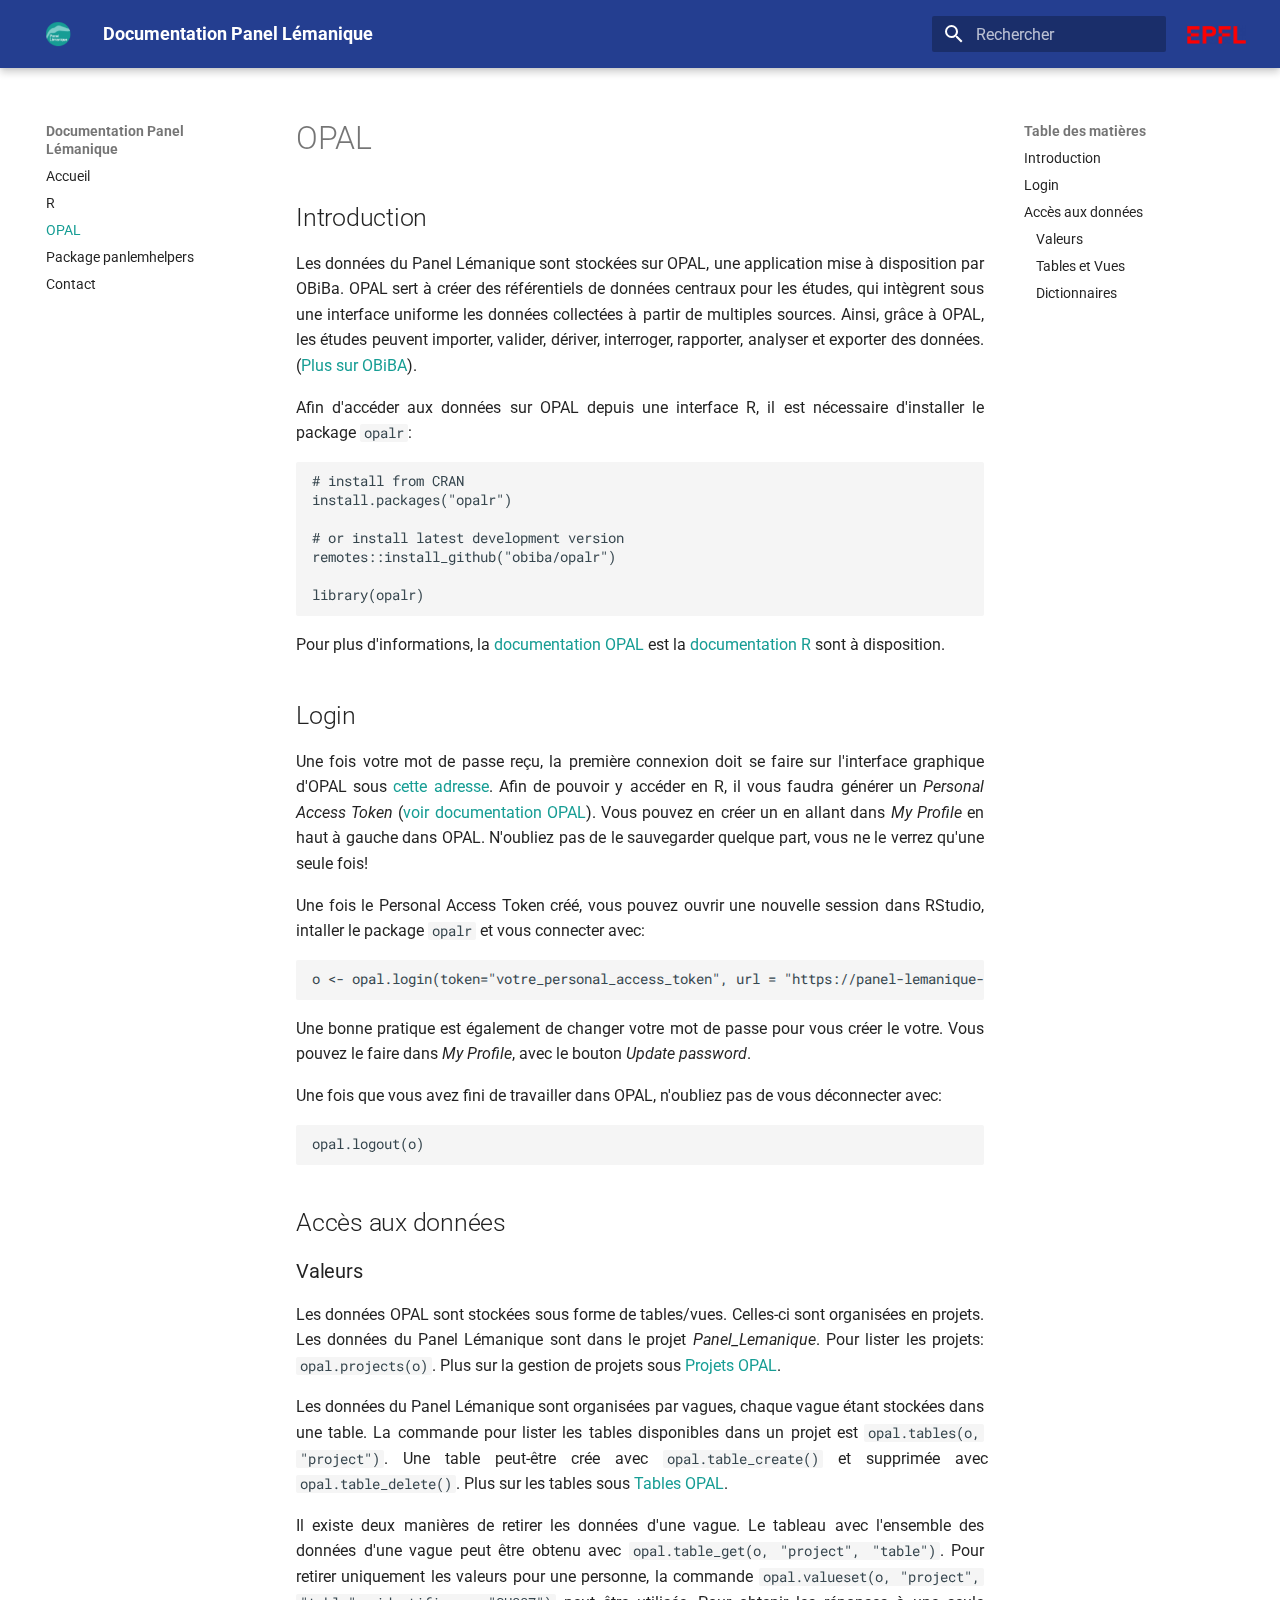
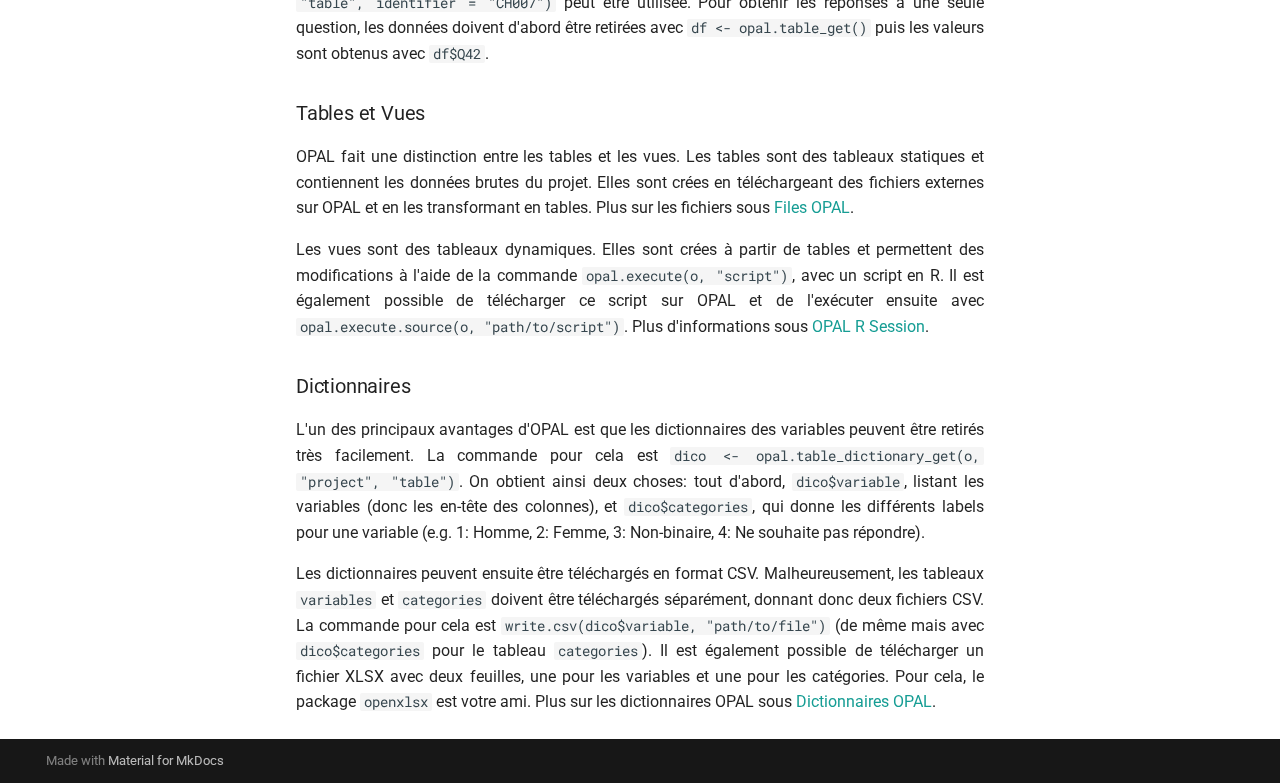
<file: OPAL/index.html>
<!doctype html>
<html lang="fr" class="no-js">
  <head>
    
      <meta charset="utf-8">
      <meta name="viewport" content="width=device-width,initial-scale=1">
      
      
      
      
        <link rel="prev" href="../MethodesR/">
      
      
        <link rel="next" href="../fonction-helpers/">
      
      
      <link rel="icon" href="../assets/images/favicon.png">
      <meta name="generator" content="mkdocs-1.6.1, mkdocs-material-9.6.18">
    
    
      
        <title>OPAL - Documentation Panel Lémanique</title>
      
    
    
      <link rel="stylesheet" href="../assets/stylesheets/main.7e37652d.min.css">
      
        
        <link rel="stylesheet" href="../assets/stylesheets/palette.06af60db.min.css">
      
      


    
    
      
    
    
      
        
        
        <link rel="preconnect" href="https://fonts.gstatic.com" crossorigin>
        <link rel="stylesheet" href="https://fonts.googleapis.com/css?family=Roboto:300,300i,400,400i,700,700i%7CRoboto+Mono:400,400i,700,700i&display=fallback">
        <style>:root{--md-text-font:"Roboto";--md-code-font:"Roboto Mono"}</style>
      
    
    
      <link rel="stylesheet" href="../css/extra.css">
    
    <script>__md_scope=new URL("..",location),__md_hash=e=>[...e].reduce(((e,_)=>(e<<5)-e+_.charCodeAt(0)),0),__md_get=(e,_=localStorage,t=__md_scope)=>JSON.parse(_.getItem(t.pathname+"."+e)),__md_set=(e,_,t=localStorage,a=__md_scope)=>{try{t.setItem(a.pathname+"."+e,JSON.stringify(_))}catch(e){}}</script>
    
      

    
    
    
  </head>
  
  
    
    
    
    
    
    <body dir="ltr" data-md-color-scheme="default" data-md-color-primary="custom" data-md-color-accent="indigo">
  
    
    <input class="md-toggle" data-md-toggle="drawer" type="checkbox" id="__drawer" autocomplete="off">
    <input class="md-toggle" data-md-toggle="search" type="checkbox" id="__search" autocomplete="off">
    <label class="md-overlay" for="__drawer"></label>
    <div data-md-component="skip">
      
        
        <a href="#opal" class="md-skip">
          Aller au contenu
        </a>
      
    </div>
    <div data-md-component="announce">
      
    </div>
    
    
      

  

<header class="md-header md-header--shadow" data-md-component="header">
  <nav class="md-header__inner md-grid" aria-label="En-tête">
    <a href=".." title="Documentation Panel Lémanique" class="md-header__button md-logo" aria-label="Documentation Panel Lémanique" data-md-component="logo">
      
  <img src="../images/Logo-Panel.png" alt="logo">

    </a>
    <label class="md-header__button md-icon" for="__drawer">
      
      <svg xmlns="http://www.w3.org/2000/svg" viewBox="0 0 24 24"><path d="M3 6h18v2H3zm0 5h18v2H3zm0 5h18v2H3z"/></svg>
    </label>
    <div class="md-header__title" data-md-component="header-title">
      <div class="md-header__ellipsis">
        <div class="md-header__topic">
          <span class="md-ellipsis">
            Documentation Panel Lémanique
          </span>
        </div>
        <div class="md-header__topic" data-md-component="header-topic">
          <span class="md-ellipsis">
            
              OPAL
            
          </span>
        </div>
      </div>
    </div>
    
      
    
    
    
    
      
      
        <label class="md-header__button md-icon" for="__search">
          
          <svg xmlns="http://www.w3.org/2000/svg" viewBox="0 0 24 24"><path d="M9.5 3A6.5 6.5 0 0 1 16 9.5c0 1.61-.59 3.09-1.56 4.23l.27.27h.79l5 5-1.5 1.5-5-5v-.79l-.27-.27A6.52 6.52 0 0 1 9.5 16 6.5 6.5 0 0 1 3 9.5 6.5 6.5 0 0 1 9.5 3m0 2C7 5 5 7 5 9.5S7 14 9.5 14 14 12 14 9.5 12 5 9.5 5"/></svg>
        </label>
        <div class="md-search" data-md-component="search" role="dialog">
  <label class="md-search__overlay" for="__search"></label>
  <div class="md-search__inner" role="search">
    <form class="md-search__form" name="search">
      <input type="text" class="md-search__input" name="query" aria-label="Rechercher" placeholder="Rechercher" autocapitalize="off" autocorrect="off" autocomplete="off" spellcheck="false" data-md-component="search-query" required>
      <label class="md-search__icon md-icon" for="__search">
        
        <svg xmlns="http://www.w3.org/2000/svg" viewBox="0 0 24 24"><path d="M9.5 3A6.5 6.5 0 0 1 16 9.5c0 1.61-.59 3.09-1.56 4.23l.27.27h.79l5 5-1.5 1.5-5-5v-.79l-.27-.27A6.52 6.52 0 0 1 9.5 16 6.5 6.5 0 0 1 3 9.5 6.5 6.5 0 0 1 9.5 3m0 2C7 5 5 7 5 9.5S7 14 9.5 14 14 12 14 9.5 12 5 9.5 5"/></svg>
        
        <svg xmlns="http://www.w3.org/2000/svg" viewBox="0 0 24 24"><path d="M20 11v2H8l5.5 5.5-1.42 1.42L4.16 12l7.92-7.92L13.5 5.5 8 11z"/></svg>
      </label>
      <nav class="md-search__options" aria-label="Recherche">
        
        <button type="reset" class="md-search__icon md-icon" title="Effacer" aria-label="Effacer" tabindex="-1">
          
          <svg xmlns="http://www.w3.org/2000/svg" viewBox="0 0 24 24"><path d="M19 6.41 17.59 5 12 10.59 6.41 5 5 6.41 10.59 12 5 17.59 6.41 19 12 13.41 17.59 19 19 17.59 13.41 12z"/></svg>
        </button>
      </nav>
      
    </form>
    <div class="md-search__output">
      <div class="md-search__scrollwrap" tabindex="0" data-md-scrollfix>
        <div class="md-search-result" data-md-component="search-result">
          <div class="md-search-result__meta">
            Initialisation de la recherche
          </div>
          <ol class="md-search-result__list" role="presentation"></ol>
        </div>
      </div>
    </div>
  </div>
</div>
      
    
    
  </nav>
  
</header>
    
    <div class="md-container" data-md-component="container">
      
      
        
          
        
      
      <main class="md-main" data-md-component="main">
        <div class="md-main__inner md-grid">
          
            
              
              <div class="md-sidebar md-sidebar--primary" data-md-component="sidebar" data-md-type="navigation" >
                <div class="md-sidebar__scrollwrap">
                  <div class="md-sidebar__inner">
                    



<nav class="md-nav md-nav--primary" aria-label="Navigation" data-md-level="0">
  <label class="md-nav__title" for="__drawer">
    <a href=".." title="Documentation Panel Lémanique" class="md-nav__button md-logo" aria-label="Documentation Panel Lémanique" data-md-component="logo">
      
  <img src="../images/Logo-Panel.png" alt="logo">

    </a>
    Documentation Panel Lémanique
  </label>
  
  <ul class="md-nav__list" data-md-scrollfix>
    
      
      
  
  
  
  
    <li class="md-nav__item">
      <a href=".." class="md-nav__link">
        
  
  
  <span class="md-ellipsis">
    Accueil
    
  </span>
  

      </a>
    </li>
  

    
      
      
  
  
  
  
    <li class="md-nav__item">
      <a href="../MethodesR/" class="md-nav__link">
        
  
  
  <span class="md-ellipsis">
    R
    
  </span>
  

      </a>
    </li>
  

    
      
      
  
  
    
  
  
  
    <li class="md-nav__item md-nav__item--active">
      
      <input class="md-nav__toggle md-toggle" type="checkbox" id="__toc">
      
      
        
      
      
        <label class="md-nav__link md-nav__link--active" for="__toc">
          
  
  
  <span class="md-ellipsis">
    OPAL
    
  </span>
  

          <span class="md-nav__icon md-icon"></span>
        </label>
      
      <a href="./" class="md-nav__link md-nav__link--active">
        
  
  
  <span class="md-ellipsis">
    OPAL
    
  </span>
  

      </a>
      
        

<nav class="md-nav md-nav--secondary" aria-label="Table des matières">
  
  
  
    
  
  
    <label class="md-nav__title" for="__toc">
      <span class="md-nav__icon md-icon"></span>
      Table des matières
    </label>
    <ul class="md-nav__list" data-md-component="toc" data-md-scrollfix>
      
        <li class="md-nav__item">
  <a href="#introduction" class="md-nav__link">
    <span class="md-ellipsis">
      Introduction
    </span>
  </a>
  
</li>
      
        <li class="md-nav__item">
  <a href="#login" class="md-nav__link">
    <span class="md-ellipsis">
      Login
    </span>
  </a>
  
</li>
      
        <li class="md-nav__item">
  <a href="#acces-aux-donnees" class="md-nav__link">
    <span class="md-ellipsis">
      Accès aux données
    </span>
  </a>
  
    <nav class="md-nav" aria-label="Accès aux données">
      <ul class="md-nav__list">
        
          <li class="md-nav__item">
  <a href="#valeurs" class="md-nav__link">
    <span class="md-ellipsis">
      Valeurs
    </span>
  </a>
  
</li>
        
          <li class="md-nav__item">
  <a href="#tables-et-vues" class="md-nav__link">
    <span class="md-ellipsis">
      Tables et Vues
    </span>
  </a>
  
</li>
        
          <li class="md-nav__item">
  <a href="#dictionnaires" class="md-nav__link">
    <span class="md-ellipsis">
      Dictionnaires
    </span>
  </a>
  
</li>
        
      </ul>
    </nav>
  
</li>
      
    </ul>
  
</nav>
      
    </li>
  

    
      
      
  
  
  
  
    <li class="md-nav__item">
      <a href="../fonction-helpers/" class="md-nav__link">
        
  
  
  <span class="md-ellipsis">
    Package panlemhelpers
    
  </span>
  

      </a>
    </li>
  

    
      
      
  
  
  
  
    <li class="md-nav__item">
      <a href="../contact/" class="md-nav__link">
        
  
  
  <span class="md-ellipsis">
    Contact
    
  </span>
  

      </a>
    </li>
  

    
  </ul>
</nav>
                  </div>
                </div>
              </div>
            
            
              
              <div class="md-sidebar md-sidebar--secondary" data-md-component="sidebar" data-md-type="toc" >
                <div class="md-sidebar__scrollwrap">
                  <div class="md-sidebar__inner">
                    

<nav class="md-nav md-nav--secondary" aria-label="Table des matières">
  
  
  
    
  
  
    <label class="md-nav__title" for="__toc">
      <span class="md-nav__icon md-icon"></span>
      Table des matières
    </label>
    <ul class="md-nav__list" data-md-component="toc" data-md-scrollfix>
      
        <li class="md-nav__item">
  <a href="#introduction" class="md-nav__link">
    <span class="md-ellipsis">
      Introduction
    </span>
  </a>
  
</li>
      
        <li class="md-nav__item">
  <a href="#login" class="md-nav__link">
    <span class="md-ellipsis">
      Login
    </span>
  </a>
  
</li>
      
        <li class="md-nav__item">
  <a href="#acces-aux-donnees" class="md-nav__link">
    <span class="md-ellipsis">
      Accès aux données
    </span>
  </a>
  
    <nav class="md-nav" aria-label="Accès aux données">
      <ul class="md-nav__list">
        
          <li class="md-nav__item">
  <a href="#valeurs" class="md-nav__link">
    <span class="md-ellipsis">
      Valeurs
    </span>
  </a>
  
</li>
        
          <li class="md-nav__item">
  <a href="#tables-et-vues" class="md-nav__link">
    <span class="md-ellipsis">
      Tables et Vues
    </span>
  </a>
  
</li>
        
          <li class="md-nav__item">
  <a href="#dictionnaires" class="md-nav__link">
    <span class="md-ellipsis">
      Dictionnaires
    </span>
  </a>
  
</li>
        
      </ul>
    </nav>
  
</li>
      
    </ul>
  
</nav>
                  </div>
                </div>
              </div>
            
          
          
            <div class="md-content" data-md-component="content">
              <article class="md-content__inner md-typeset">
                
                  



<h1 id="opal">OPAL</h1>
<h2 id="introduction">Introduction</h2>
<p>Les données du Panel Lémanique sont stockées sur OPAL, une application mise à disposition par OBiBa. OPAL sert à créer des référentiels de données centraux pour les études, qui intègrent sous une interface uniforme les données collectées à partir de multiples sources. Ainsi, grâce à OPAL, les études peuvent importer, valider, dériver, interroger, rapporter, analyser et exporter des données. (<a href="https://www.obiba.org/">Plus sur OBiBA</a>).</p>
<p>Afin d'accéder aux données sur OPAL depuis une interface R, il est nécessaire d'installer le package <code>opalr</code>:</p>
<pre><code class="language-r"># install from CRAN
install.packages(&quot;opalr&quot;)

# or install latest development version
remotes::install_github(&quot;obiba/opalr&quot;)

library(opalr)
</code></pre>
<p>Pour plus d'informations, la <a href="https://www.obiba.org/opalr/">documentation OPAL</a> est la <a href="https://www.r-project.org/">documentation R</a> sont à disposition.</p>
<h2 id="login">Login</h2>
<p>Une fois votre mot de passe reçu, la première connexion doit se faire sur l'interface graphique d'OPAL sous <a href="https://panel-lemanique-data.epfl.ch/">cette adresse</a>. Afin de pouvoir y accéder en R, il vous faudra générer un <em>Personal Access Token</em> (<a href="https://opaldoc.obiba.org/en/latest/web-user-guide/my-profile.html#two-factor-authentication">voir documentation OPAL</a>). Vous pouvez en créer un en allant dans <em>My Profile</em> en haut à gauche dans OPAL. N'oubliez pas de le sauvegarder quelque part, vous ne le verrez qu'une seule fois!</p>
<p>Une fois le Personal Access Token créé, vous pouvez ouvrir une nouvelle session dans RStudio, intaller le package <code>opalr</code> et vous connecter avec:</p>
<pre><code class="language-r">o &lt;- opal.login(token=&quot;votre_personal_access_token&quot;, url = &quot;https://panel-lemanique-data.epfl.ch/&quot;)
</code></pre>
<p>Une bonne pratique est également de changer votre mot de passe pour vous créer le votre. Vous pouvez le faire dans <em>My Profile</em>, avec le bouton <em>Update password</em>.</p>
<p>Une fois que vous avez fini de travailler dans OPAL, n'oubliez pas de vous déconnecter avec:</p>
<pre><code class="language-r">opal.logout(o)
</code></pre>
<h2 id="acces-aux-donnees">Accès aux données</h2>
<h3 id="valeurs">Valeurs</h3>
<p>Les données OPAL sont stockées sous forme de tables/vues. Celles-ci sont organisées en projets. Les données du Panel Lémanique sont dans le projet <em>Panel_Lemanique</em>. Pour lister les projets: <code>opal.projects(o)</code>. Plus sur la gestion de projets sous <a href="https://www.obiba.org/opalr/articles/opal-projects.html">Projets OPAL</a>.</p>
<p>Les données du Panel Lémanique sont organisées par vagues, chaque vague étant stockées dans une table. La commande pour lister les tables disponibles dans un projet est <code>opal.tables(o, "project")</code>. Une table peut-être crée avec <code>opal.table_create()</code> et supprimée avec <code>opal.table_delete()</code>. Plus sur les tables sous <a href="https://www.obiba.org/opalr/articles/opal-projects.html">Tables OPAL</a>.</p>
<p>Il existe deux manières de retirer les données d'une vague. Le tableau avec l'ensemble des données d'une vague peut être obtenu avec <code>opal.table_get(o, "project", "table")</code>. Pour retirer uniquement les valeurs pour une personne, la commande <code>opal.valueset(o, "project", "table", identifier = "CH007")</code> peut être utilisée. Pour obtenir les réponses à une seule question, les données doivent d'abord être retirées avec <code>df &lt;- opal.table_get()</code> puis les valeurs sont obtenus avec <code>df$Q42</code>.</p>
<h3 id="tables-et-vues">Tables et Vues</h3>
<p>OPAL fait une distinction entre les tables et les vues. Les tables sont des tableaux statiques et contiennent les données brutes du projet. Elles sont crées en téléchargeant des fichiers externes sur OPAL et en les transformant en tables. Plus sur les fichiers sous <a href="https://www.obiba.org/opalr/articles/opal-files.html">Files OPAL</a>.</p>
<p>Les vues sont des tableaux dynamiques. Elles sont crées à partir de tables et permettent des modifications à l'aide de la commande <code>opal.execute(o, "script")</code>, avec un script en R. Il est également possible de télécharger ce script sur OPAL et de l'exécuter ensuite avec <code>opal.execute.source(o, "path/to/script")</code>. Plus d'informations sous <a href="https://www.obiba.org/opalr/articles/opal-rsession.html">OPAL R Session</a>.</p>
<h3 id="dictionnaires">Dictionnaires</h3>
<p>L'un des principaux avantages d'OPAL est que les dictionnaires des variables peuvent être retirés très facilement. La commande pour cela est <code>dico &lt;- opal.table_dictionary_get(o, "project", "table")</code>. On obtient ainsi deux choses: tout d'abord, <code>dico$variable</code>, listant les variables (donc les en-tête des colonnes), et <code>dico$categories</code>, qui donne les différents labels pour une variable (e.g. 1: Homme, 2: Femme, 3: Non-binaire, 4: Ne souhaite pas répondre).</p>
<p>Les dictionnaires peuvent ensuite être téléchargés en format CSV. Malheureusement, les tableaux <code>variables</code> et <code>categories</code> doivent être téléchargés séparément, donnant donc deux fichiers CSV. La commande pour cela est <code>write.csv(dico$variable, "path/to/file")</code> (de même mais avec <code>dico$categories</code> pour le tableau <code>categories</code>). Il est également possible de télécharger un fichier XLSX avec deux feuilles, une pour les variables et une pour les catégories. Pour cela, le package <code>openxlsx</code> est votre ami. Plus sur les dictionnaires OPAL sous <a href="https://www.obiba.org/opalr/articles/opal-projects.html">Dictionnaires OPAL</a>.</p>












                
              </article>
            </div>
          
          
<script>var target=document.getElementById(location.hash.slice(1));target&&target.name&&(target.checked=target.name.startsWith("__tabbed_"))</script>
        </div>
        
      </main>
      
        <footer class="md-footer">
  
  <div class="md-footer-meta md-typeset">
    <div class="md-footer-meta__inner md-grid">
      <div class="md-copyright">
  
  
    Made with
    <a href="https://squidfunk.github.io/mkdocs-material/" target="_blank" rel="noopener">
      Material for MkDocs
    </a>
  
</div>
      
    </div>
  </div>
</footer>
      
    </div>
    <div class="md-dialog" data-md-component="dialog">
      <div class="md-dialog__inner md-typeset"></div>
    </div>
    
    
    
      
      <script id="__config" type="application/json">{"base": "..", "features": [], "search": "../assets/javascripts/workers/search.973d3a69.min.js", "tags": null, "translations": {"clipboard.copied": "Copi\u00e9 dans le presse-papier", "clipboard.copy": "Copier dans le presse-papier", "search.result.more.one": "1 de plus sur cette page", "search.result.more.other": "# de plus sur cette page", "search.result.none": "Aucun document trouv\u00e9", "search.result.one": "1 document trouv\u00e9", "search.result.other": "# documents trouv\u00e9s", "search.result.placeholder": "Taper pour d\u00e9marrer la recherche", "search.result.term.missing": "Non trouv\u00e9", "select.version": "S\u00e9lectionner la version"}, "version": null}</script>
    
    
      <script src="../assets/javascripts/bundle.92b07e13.min.js"></script>
      
    
  </body>
</html>
</file>
<file: css/extra.css>
:root {
  --md-primary-fg-color: #169D94;
  --md-primary-fg-color--light: #169D94;
}

.md-header {
  background-color: #243E90 !important;
}

.center {
  display: block;
  margin-left: auto;
  margin-right: auto;
}

p {
  text-align: justify;
}


.md-header .md-header-nav {
  display: flex;
  align-items: center; 
  justify-content: space-between; 
}


.md-header .md-search {
  display: inline-flex;
  align-items: center;
  margin-left: auto;
  margin-right: 0;
}

.md-header .md-search::after {
  content: '';
  display: inline-block;
  width: 60px;
  height: 60px;
  margin-left: 1rem;
  background-image: url('../images/EPFL_logo.png');
  background-size: contain;
  background-repeat: no-repeat;
  background-position: center;
}
</file>
<file: assets/stylesheets/main.7e37652d.min.css>
@charset "UTF-8";html{-webkit-text-size-adjust:none;-moz-text-size-adjust:none;text-size-adjust:none;box-sizing:border-box}*,:after,:before{box-sizing:inherit}@media (prefers-reduced-motion){*,:after,:before{transition:none!important}}body{margin:0}a,button,input,label{-webkit-tap-highlight-color:transparent}a{color:inherit;text-decoration:none}hr{border:0;box-sizing:initial;display:block;height:.05rem;overflow:visible;padding:0}small{font-size:80%}sub,sup{line-height:1em}img{border-style:none}table{border-collapse:initial;border-spacing:0}td,th{font-weight:400;vertical-align:top}button{background:#0000;border:0;font-family:inherit;font-size:inherit;margin:0;padding:0}input{border:0;outline:none}:root{--md-primary-fg-color:#4051b5;--md-primary-fg-color--light:#5d6cc0;--md-primary-fg-color--dark:#303fa1;--md-primary-bg-color:#fff;--md-primary-bg-color--light:#ffffffb3;--md-accent-fg-color:#526cfe;--md-accent-fg-color--transparent:#526cfe1a;--md-accent-bg-color:#fff;--md-accent-bg-color--light:#ffffffb3}[data-md-color-scheme=default]{color-scheme:light}[data-md-color-scheme=default] img[src$="#gh-dark-mode-only"],[data-md-color-scheme=default] img[src$="#only-dark"]{display:none}:root,[data-md-color-scheme=default]{--md-hue:225deg;--md-default-fg-color:#000000de;--md-default-fg-color--light:#0000008a;--md-default-fg-color--lighter:#00000052;--md-default-fg-color--lightest:#00000012;--md-default-bg-color:#fff;--md-default-bg-color--light:#ffffffb3;--md-default-bg-color--lighter:#ffffff4d;--md-default-bg-color--lightest:#ffffff1f;--md-code-fg-color:#36464e;--md-code-bg-color:#f5f5f5;--md-code-hl-color:#4287ff;--md-code-hl-color--light:#4287ff1a;--md-code-hl-number-color:#d52a2a;--md-code-hl-special-color:#db1457;--md-code-hl-function-color:#a846b9;--md-code-hl-constant-color:#6e59d9;--md-code-hl-keyword-color:#3f6ec6;--md-code-hl-string-color:#1c7d4d;--md-code-hl-name-color:var(--md-code-fg-color);--md-code-hl-operator-color:var(--md-default-fg-color--light);--md-code-hl-punctuation-color:var(--md-default-fg-color--light);--md-code-hl-comment-color:var(--md-default-fg-color--light);--md-code-hl-generic-color:var(--md-default-fg-color--light);--md-code-hl-variable-color:var(--md-default-fg-color--light);--md-typeset-color:var(--md-default-fg-color);--md-typeset-a-color:var(--md-primary-fg-color);--md-typeset-del-color:#f5503d26;--md-typeset-ins-color:#0bd57026;--md-typeset-kbd-color:#fafafa;--md-typeset-kbd-accent-color:#fff;--md-typeset-kbd-border-color:#b8b8b8;--md-typeset-mark-color:#ffff0080;--md-typeset-table-color:#0000001f;--md-typeset-table-color--light:rgba(0,0,0,.035);--md-admonition-fg-color:var(--md-default-fg-color);--md-admonition-bg-color:var(--md-default-bg-color);--md-warning-fg-color:#000000de;--md-warning-bg-color:#ff9;--md-footer-fg-color:#fff;--md-footer-fg-color--light:#ffffffb3;--md-footer-fg-color--lighter:#ffffff73;--md-footer-bg-color:#000000de;--md-footer-bg-color--dark:#00000052;--md-shadow-z1:0 0.2rem 0.5rem #0000000d,0 0 0.05rem #0000001a;--md-shadow-z2:0 0.2rem 0.5rem #0000001a,0 0 0.05rem #00000040;--md-shadow-z3:0 0.2rem 0.5rem #0003,0 0 0.05rem #00000059}.md-icon svg{fill:currentcolor;display:block;height:1.2rem;width:1.2rem}body{-webkit-font-smoothing:antialiased;-moz-osx-font-smoothing:grayscale;--md-text-font-family:var(--md-text-font,_),-apple-system,BlinkMacSystemFont,Helvetica,Arial,sans-serif;--md-code-font-family:var(--md-code-font,_),SFMono-Regular,Consolas,Menlo,monospace}aside,body,input{font-feature-settings:"kern","liga";color:var(--md-typeset-color);font-family:var(--md-text-font-family)}code,kbd,pre{font-feature-settings:"kern";font-family:var(--md-code-font-family)}:root{--md-typeset-table-sort-icon:url('data:image/svg+xml;charset=utf-8,<svg xmlns="http://www.w3.org/2000/svg" viewBox="0 0 24 24"><path d="m18 21-4-4h3V7h-3l4-4 4 4h-3v10h3M2 19v-2h10v2M2 13v-2h7v2M2 7V5h4v2z"/></svg>');--md-typeset-table-sort-icon--asc:url('data:image/svg+xml;charset=utf-8,<svg xmlns="http://www.w3.org/2000/svg" viewBox="0 0 24 24"><path d="M19 17h3l-4 4-4-4h3V3h2M2 17h10v2H2M6 5v2H2V5m0 6h7v2H2z"/></svg>');--md-typeset-table-sort-icon--desc:url('data:image/svg+xml;charset=utf-8,<svg xmlns="http://www.w3.org/2000/svg" viewBox="0 0 24 24"><path d="M19 7h3l-4-4-4 4h3v14h2M2 17h10v2H2M6 5v2H2V5m0 6h7v2H2z"/></svg>')}.md-typeset{-webkit-print-color-adjust:exact;color-adjust:exact;font-size:.8rem;line-height:1.6;overflow-wrap:break-word}@media print{.md-typeset{font-size:.68rem}}.md-typeset blockquote,.md-typeset dl,.md-typeset figure,.md-typeset ol,.md-typeset pre,.md-typeset ul{margin-bottom:1em;margin-top:1em}.md-typeset h1{color:var(--md-default-fg-color--light);font-size:2em;line-height:1.3;margin:0 0 1.25em}.md-typeset h1,.md-typeset h2{font-weight:300;letter-spacing:-.01em}.md-typeset h2{font-size:1.5625em;line-height:1.4;margin:1.6em 0 .64em}.md-typeset h3{font-size:1.25em;font-weight:400;letter-spacing:-.01em;line-height:1.5;margin:1.6em 0 .8em}.md-typeset h2+h3{margin-top:.8em}.md-typeset h4{font-weight:700;letter-spacing:-.01em;margin:1em 0}.md-typeset h5,.md-typeset h6{color:var(--md-default-fg-color--light);font-size:.8em;font-weight:700;letter-spacing:-.01em;margin:1.25em 0}.md-typeset h5{text-transform:uppercase}.md-typeset h5 code{text-transform:none}.md-typeset hr{border-bottom:.05rem solid var(--md-default-fg-color--lightest);display:flow-root;margin:1.5em 0}.md-typeset a{color:var(--md-typeset-a-color);word-break:break-word}.md-typeset a,.md-typeset a:before{transition:color 125ms}.md-typeset a:focus,.md-typeset a:hover{color:var(--md-accent-fg-color)}.md-typeset a:focus code,.md-typeset a:hover code{background-color:var(--md-accent-fg-color--transparent)}.md-typeset a code{color:currentcolor;transition:background-color 125ms}.md-typeset a.focus-visible{outline-color:var(--md-accent-fg-color);outline-offset:.2rem}.md-typeset code,.md-typeset kbd,.md-typeset pre{color:var(--md-code-fg-color);direction:ltr;font-variant-ligatures:none}@media print{.md-typeset code,.md-typeset kbd,.md-typeset pre{white-space:pre-wrap}}.md-typeset code{background-color:var(--md-code-bg-color);border-radius:.1rem;-webkit-box-decoration-break:clone;box-decoration-break:clone;font-size:.85em;padding:0 .2941176471em;word-break:break-word}.md-typeset code:not(.focus-visible){-webkit-tap-highlight-color:transparent;outline:none}.md-typeset pre{display:flow-root;line-height:1.4;position:relative}.md-typeset pre>code{-webkit-box-decoration-break:slice;box-decoration-break:slice;box-shadow:none;display:block;margin:0;outline-color:var(--md-accent-fg-color);overflow:auto;padding:.7720588235em 1.1764705882em;scrollbar-color:var(--md-default-fg-color--lighter) #0000;scrollbar-width:thin;touch-action:auto;word-break:normal}.md-typeset pre>code:hover{scrollbar-color:var(--md-accent-fg-color) #0000}.md-typeset pre>code::-webkit-scrollbar{height:.2rem;width:.2rem}.md-typeset pre>code::-webkit-scrollbar-thumb{background-color:var(--md-default-fg-color--lighter)}.md-typeset pre>code::-webkit-scrollbar-thumb:hover{background-color:var(--md-accent-fg-color)}.md-typeset kbd{background-color:var(--md-typeset-kbd-color);border-radius:.1rem;box-shadow:0 .1rem 0 .05rem var(--md-typeset-kbd-border-color),0 .1rem 0 var(--md-typeset-kbd-border-color),0 -.1rem .2rem var(--md-typeset-kbd-accent-color) inset;color:var(--md-default-fg-color);display:inline-block;font-size:.75em;padding:0 .6666666667em;vertical-align:text-top;word-break:break-word}.md-typeset mark{background-color:var(--md-typeset-mark-color);-webkit-box-decoration-break:clone;box-decoration-break:clone;color:inherit;word-break:break-word}.md-typeset abbr{border-bottom:.05rem dotted var(--md-default-fg-color--light);cursor:help;text-decoration:none}.md-typeset small{opacity:.75}[dir=ltr] .md-typeset sub,[dir=ltr] .md-typeset sup{margin-left:.078125em}[dir=rtl] .md-typeset sub,[dir=rtl] .md-typeset sup{margin-right:.078125em}[dir=ltr] .md-typeset blockquote{padding-left:.6rem}[dir=rtl] .md-typeset blockquote{padding-right:.6rem}[dir=ltr] .md-typeset blockquote{border-left:.2rem solid var(--md-default-fg-color--lighter)}[dir=rtl] .md-typeset blockquote{border-right:.2rem solid var(--md-default-fg-color--lighter)}.md-typeset blockquote{color:var(--md-default-fg-color--light);margin-left:0;margin-right:0}.md-typeset ul{list-style-type:disc}.md-typeset ul[type]{list-style-type:revert-layer}[dir=ltr] .md-typeset ol,[dir=ltr] .md-typeset ul{margin-left:.625em}[dir=rtl] .md-typeset ol,[dir=rtl] .md-typeset ul{margin-right:.625em}.md-typeset ol,.md-typeset ul{padding:0}.md-typeset ol:not([hidden]),.md-typeset ul:not([hidden]){display:flow-root}.md-typeset ol ol,.md-typeset ul ol{list-style-type:lower-alpha}.md-typeset ol ol ol,.md-typeset ul ol ol{list-style-type:lower-roman}.md-typeset ol ol ol ol,.md-typeset ul ol ol ol{list-style-type:upper-alpha}.md-typeset ol ol ol ol ol,.md-typeset ul ol ol ol ol{list-style-type:upper-roman}.md-typeset ol[type],.md-typeset ul[type]{list-style-type:revert-layer}[dir=ltr] .md-typeset ol li,[dir=ltr] .md-typeset ul li{margin-left:1.25em}[dir=rtl] .md-typeset ol li,[dir=rtl] .md-typeset ul li{margin-right:1.25em}.md-typeset ol li,.md-typeset ul li{margin-bottom:.5em}.md-typeset ol li blockquote,.md-typeset ol li p,.md-typeset ul li blockquote,.md-typeset ul li p{margin:.5em 0}.md-typeset ol li:last-child,.md-typeset ul li:last-child{margin-bottom:0}[dir=ltr] .md-typeset ol li ol,[dir=ltr] .md-typeset ol li ul,[dir=ltr] .md-typeset ul li ol,[dir=ltr] .md-typeset ul li ul{margin-left:.625em}[dir=rtl] .md-typeset ol li ol,[dir=rtl] .md-typeset ol li ul,[dir=rtl] .md-typeset ul li ol,[dir=rtl] .md-typeset ul li ul{margin-right:.625em}.md-typeset ol li ol,.md-typeset ol li ul,.md-typeset ul li ol,.md-typeset ul li ul{margin-bottom:.5em;margin-top:.5em}[dir=ltr] .md-typeset dd{margin-left:1.875em}[dir=rtl] .md-typeset dd{margin-right:1.875em}.md-typeset dd{margin-bottom:1.5em;margin-top:1em}.md-typeset img,.md-typeset svg,.md-typeset video{height:auto;max-width:100%}.md-typeset img[align=left]{margin:1em 1em 1em 0}.md-typeset img[align=right]{margin:1em 0 1em 1em}.md-typeset img[align]:only-child{margin-top:0}.md-typeset figure{display:flow-root;margin:1em auto;max-width:100%;text-align:center;width:-moz-fit-content;width:fit-content}.md-typeset figure img{display:block;margin:0 auto}.md-typeset figcaption{font-style:italic;margin:1em auto;max-width:24rem}.md-typeset iframe{max-width:100%}.md-typeset table:not([class]){background-color:var(--md-default-bg-color);border:.05rem solid var(--md-typeset-table-color);border-radius:.1rem;display:inline-block;font-size:.64rem;max-width:100%;overflow:auto;touch-action:auto}@media print{.md-typeset table:not([class]){display:table}}.md-typeset table:not([class])+*{margin-top:1.5em}.md-typeset table:not([class]) td>:first-child,.md-typeset table:not([class]) th>:first-child{margin-top:0}.md-typeset table:not([class]) td>:last-child,.md-typeset table:not([class]) th>:last-child{margin-bottom:0}.md-typeset table:not([class]) td:not([align]),.md-typeset table:not([class]) th:not([align]){text-align:left}[dir=rtl] .md-typeset table:not([class]) td:not([align]),[dir=rtl] .md-typeset table:not([class]) th:not([align]){text-align:right}.md-typeset table:not([class]) th{font-weight:700;min-width:5rem;padding:.9375em 1.25em;vertical-align:top}.md-typeset table:not([class]) td{border-top:.05rem solid var(--md-typeset-table-color);padding:.9375em 1.25em;vertical-align:top}.md-typeset table:not([class]) tbody tr{transition:background-color 125ms}.md-typeset table:not([class]) tbody tr:hover{background-color:var(--md-typeset-table-color--light);box-shadow:0 .05rem 0 var(--md-default-bg-color) inset}.md-typeset table:not([class]) a{word-break:normal}.md-typeset table th[role=columnheader]{cursor:pointer}[dir=ltr] .md-typeset table th[role=columnheader]:after{margin-left:.5em}[dir=rtl] .md-typeset table th[role=columnheader]:after{margin-right:.5em}.md-typeset table th[role=columnheader]:after{content:"";display:inline-block;height:1.2em;-webkit-mask-image:var(--md-typeset-table-sort-icon);mask-image:var(--md-typeset-table-sort-icon);-webkit-mask-repeat:no-repeat;mask-repeat:no-repeat;-webkit-mask-size:contain;mask-size:contain;transition:background-color 125ms;vertical-align:text-bottom;width:1.2em}.md-typeset table th[role=columnheader]:hover:after{background-color:var(--md-default-fg-color--lighter)}.md-typeset table th[role=columnheader][aria-sort=ascending]:after{background-color:var(--md-default-fg-color--light);-webkit-mask-image:var(--md-typeset-table-sort-icon--asc);mask-image:var(--md-typeset-table-sort-icon--asc)}.md-typeset table th[role=columnheader][aria-sort=descending]:after{background-color:var(--md-default-fg-color--light);-webkit-mask-image:var(--md-typeset-table-sort-icon--desc);mask-image:var(--md-typeset-table-sort-icon--desc)}.md-typeset__scrollwrap{margin:1em -.8rem;overflow-x:auto;touch-action:auto}.md-typeset__table{display:inline-block;margin-bottom:.5em;padding:0 .8rem}@media print{.md-typeset__table{display:block}}html .md-typeset__table table{display:table;margin:0;overflow:hidden;width:100%}@media screen and (max-width:44.984375em){.md-content__inner>pre{margin:1em -.8rem}.md-content__inner>pre code{border-radius:0}}.md-typeset .md-author{border-radius:100%;display:block;flex-shrink:0;height:1.6rem;overflow:hidden;position:relative;transition:color 125ms,transform 125ms;width:1.6rem}.md-typeset .md-author img{display:block}.md-typeset .md-author--more{background:var(--md-default-fg-color--lightest);color:var(--md-default-fg-color--lighter);font-size:.6rem;font-weight:700;line-height:1.6rem;text-align:center}.md-typeset .md-author--long{height:2.4rem;width:2.4rem}.md-typeset a.md-author{transform:scale(1)}.md-typeset a.md-author img{border-radius:100%;filter:grayscale(100%) opacity(75%);transition:filter 125ms}.md-typeset a.md-author:focus,.md-typeset a.md-author:hover{transform:scale(1.1);z-index:1}.md-typeset a.md-author:focus img,.md-typeset a.md-author:hover img{filter:grayscale(0)}.md-banner{background-color:var(--md-footer-bg-color);color:var(--md-footer-fg-color);overflow:auto}@media print{.md-banner{display:none}}.md-banner--warning{background-color:var(--md-warning-bg-color);color:var(--md-warning-fg-color)}.md-banner__inner{font-size:.7rem;margin:.6rem auto;padding:0 .8rem}[dir=ltr] .md-banner__button{float:right}[dir=rtl] .md-banner__button{float:left}.md-banner__button{color:inherit;cursor:pointer;transition:opacity .25s}.no-js .md-banner__button{display:none}.md-banner__button:hover{opacity:.7}html{font-size:125%;height:100%;overflow-x:hidden}@media screen and (min-width:100em){html{font-size:137.5%}}@media screen and (min-width:125em){html{font-size:150%}}body{background-color:var(--md-default-bg-color);display:flex;flex-direction:column;font-size:.5rem;min-height:100%;position:relative;width:100%}@media print{body{display:block}}@media screen and (max-width:59.984375em){body[data-md-scrolllock]{position:fixed}}.md-grid{margin-left:auto;margin-right:auto;max-width:61rem}.md-container{display:flex;flex-direction:column;flex-grow:1}@media print{.md-container{display:block}}.md-main{flex-grow:1}.md-main__inner{display:flex;height:100%;margin-top:1.5rem}.md-ellipsis{overflow:hidden;text-overflow:ellipsis}.md-toggle{display:none}.md-option{height:0;opacity:0;position:absolute;width:0}.md-option:checked+label:not([hidden]){display:block}.md-option.focus-visible+label{outline-color:var(--md-accent-fg-color);outline-style:auto}.md-skip{background-color:var(--md-default-fg-color);border-radius:.1rem;color:var(--md-default-bg-color);font-size:.64rem;margin:.5rem;opacity:0;outline-color:var(--md-accent-fg-color);padding:.3rem .5rem;position:fixed;transform:translateY(.4rem);z-index:-1}.md-skip:focus{opacity:1;transform:translateY(0);transition:transform .25s cubic-bezier(.4,0,.2,1),opacity 175ms 75ms;z-index:10}@page{margin:25mm}:root{--md-clipboard-icon:url('data:image/svg+xml;charset=utf-8,<svg xmlns="http://www.w3.org/2000/svg" viewBox="0 0 24 24"><path d="M19 21H8V7h11m0-2H8a2 2 0 0 0-2 2v14a2 2 0 0 0 2 2h11a2 2 0 0 0 2-2V7a2 2 0 0 0-2-2m-3-4H4a2 2 0 0 0-2 2v14h2V3h12z"/></svg>')}.md-clipboard{border-radius:.1rem;color:var(--md-default-fg-color--lightest);cursor:pointer;height:1.5em;outline-color:var(--md-accent-fg-color);outline-offset:.1rem;position:absolute;right:.5em;top:.5em;transition:color .25s;width:1.5em;z-index:1}@media print{.md-clipboard{display:none}}.md-clipboard:not(.focus-visible){-webkit-tap-highlight-color:transparent;outline:none}:hover>.md-clipboard{color:var(--md-default-fg-color--light)}.md-clipboard:focus,.md-clipboard:hover{color:var(--md-accent-fg-color)}.md-clipboard:after{background-color:currentcolor;content:"";display:block;height:1.125em;margin:0 auto;-webkit-mask-image:var(--md-clipboard-icon);mask-image:var(--md-clipboard-icon);-webkit-mask-position:center;mask-position:center;-webkit-mask-repeat:no-repeat;mask-repeat:no-repeat;-webkit-mask-size:contain;mask-size:contain;width:1.125em}.md-clipboard--inline{cursor:pointer}.md-clipboard--inline code{transition:color .25s,background-color .25s}.md-clipboard--inline:focus code,.md-clipboard--inline:hover code{background-color:var(--md-accent-fg-color--transparent);color:var(--md-accent-fg-color)}.md-typeset .md-code__content{display:grid}@keyframes consent{0%{opacity:0;transform:translateY(100%)}to{opacity:1;transform:translateY(0)}}@keyframes overlay{0%{opacity:0}to{opacity:1}}.md-consent__overlay{animation:overlay .25s both;-webkit-backdrop-filter:blur(.1rem);backdrop-filter:blur(.1rem);background-color:#0000008a;height:100%;opacity:1;position:fixed;top:0;width:100%;z-index:5}.md-consent__inner{animation:consent .5s cubic-bezier(.1,.7,.1,1) both;background-color:var(--md-default-bg-color);border:0;border-radius:.1rem;bottom:0;box-shadow:0 0 .2rem #0000001a,0 .2rem .4rem #0003;max-height:100%;overflow:auto;padding:0;position:fixed;width:100%;z-index:5}.md-consent__form{padding:.8rem}.md-consent__settings{display:none;margin:1em 0}input:checked+.md-consent__settings{display:block}.md-consent__controls{margin-bottom:.8rem}.md-typeset .md-consent__controls .md-button{display:inline}@media screen and (max-width:44.984375em){.md-typeset .md-consent__controls .md-button{display:block;margin-top:.4rem;text-align:center;width:100%}}.md-consent label{cursor:pointer}.md-content{flex-grow:1;min-width:0}.md-content__inner{margin:0 .8rem 1.2rem;padding-top:.6rem}@media screen and (min-width:76.25em){[dir=ltr] .md-sidebar--primary:not([hidden])~.md-content>.md-content__inner{margin-left:1.2rem}[dir=ltr] .md-sidebar--secondary:not([hidden])~.md-content>.md-content__inner,[dir=rtl] .md-sidebar--primary:not([hidden])~.md-content>.md-content__inner{margin-right:1.2rem}[dir=rtl] .md-sidebar--secondary:not([hidden])~.md-content>.md-content__inner{margin-left:1.2rem}}.md-content__inner:before{content:"";display:block;height:.4rem}.md-content__inner>:last-child{margin-bottom:0}[dir=ltr] .md-content__button{float:right}[dir=rtl] .md-content__button{float:left}[dir=ltr] .md-content__button{margin-left:.4rem}[dir=rtl] .md-content__button{margin-right:.4rem}.md-content__button{margin:.4rem 0;padding:0}@media print{.md-content__button{display:none}}.md-typeset .md-content__button{color:var(--md-default-fg-color--lighter)}.md-content__button svg{display:inline;vertical-align:top}[dir=rtl] .md-content__button svg{transform:scaleX(-1)}[dir=ltr] .md-dialog{right:.8rem}[dir=rtl] .md-dialog{left:.8rem}.md-dialog{background-color:var(--md-default-fg-color);border-radius:.1rem;bottom:.8rem;box-shadow:var(--md-shadow-z3);min-width:11.1rem;opacity:0;padding:.4rem .6rem;pointer-events:none;position:fixed;transform:translateY(100%);transition:transform 0ms .4s,opacity .4s;z-index:4}@media print{.md-dialog{display:none}}.md-dialog--active{opacity:1;pointer-events:auto;transform:translateY(0);transition:transform .4s cubic-bezier(.075,.85,.175,1),opacity .4s}.md-dialog__inner{color:var(--md-default-bg-color);font-size:.7rem}.md-feedback{margin:2em 0 1em;text-align:center}.md-feedback fieldset{border:none;margin:0;padding:0}.md-feedback__title{font-weight:700;margin:1em auto}.md-feedback__inner{position:relative}.md-feedback__list{display:flex;flex-wrap:wrap;place-content:baseline center;position:relative}.md-feedback__list:hover .md-icon:not(:disabled){color:var(--md-default-fg-color--lighter)}:disabled .md-feedback__list{min-height:1.8rem}.md-feedback__icon{color:var(--md-default-fg-color--light);cursor:pointer;flex-shrink:0;margin:0 .1rem;transition:color 125ms}.md-feedback__icon:not(:disabled).md-icon:hover{color:var(--md-accent-fg-color)}.md-feedback__icon:disabled{color:var(--md-default-fg-color--lightest);pointer-events:none}.md-feedback__note{opacity:0;position:relative;transform:translateY(.4rem);transition:transform .4s cubic-bezier(.1,.7,.1,1),opacity .15s}.md-feedback__note>*{margin:0 auto;max-width:16rem}:disabled .md-feedback__note{opacity:1;transform:translateY(0)}@media print{.md-feedback{display:none}}.md-footer{background-color:var(--md-footer-bg-color);color:var(--md-footer-fg-color)}@media print{.md-footer{display:none}}.md-footer__inner{justify-content:space-between;overflow:auto;padding:.2rem}.md-footer__inner:not([hidden]){display:flex}.md-footer__link{align-items:end;display:flex;flex-grow:0.01;margin-bottom:.4rem;margin-top:1rem;max-width:100%;outline-color:var(--md-accent-fg-color);overflow:hidden;transition:opacity .25s}.md-footer__link:focus,.md-footer__link:hover{opacity:.7}[dir=rtl] .md-footer__link svg{transform:scaleX(-1)}@media screen and (max-width:44.984375em){.md-footer__link--prev{flex-shrink:0}.md-footer__link--prev .md-footer__title{display:none}}[dir=ltr] .md-footer__link--next{margin-left:auto}[dir=rtl] .md-footer__link--next{margin-right:auto}.md-footer__link--next{text-align:right}[dir=rtl] .md-footer__link--next{text-align:left}.md-footer__title{flex-grow:1;font-size:.9rem;margin-bottom:.7rem;max-width:calc(100% - 2.4rem);padding:0 1rem;white-space:nowrap}.md-footer__button{margin:.2rem;padding:.4rem}.md-footer__direction{font-size:.64rem;opacity:.7}.md-footer-meta{background-color:var(--md-footer-bg-color--dark)}.md-footer-meta__inner{display:flex;flex-wrap:wrap;justify-content:space-between;padding:.2rem}html .md-footer-meta.md-typeset a{color:var(--md-footer-fg-color--light)}html .md-footer-meta.md-typeset a:focus,html .md-footer-meta.md-typeset a:hover{color:var(--md-footer-fg-color)}.md-copyright{color:var(--md-footer-fg-color--lighter);font-size:.64rem;margin:auto .6rem;padding:.4rem 0;width:100%}@media screen and (min-width:45em){.md-copyright{width:auto}}.md-copyright__highlight{color:var(--md-footer-fg-color--light)}.md-social{display:inline-flex;gap:.2rem;margin:0 .4rem;padding:.2rem 0 .6rem}@media screen and (min-width:45em){.md-social{padding:.6rem 0}}.md-social__link{display:inline-block;height:1.6rem;text-align:center;width:1.6rem}.md-social__link:before{line-height:1.9}.md-social__link svg{fill:currentcolor;max-height:.8rem;vertical-align:-25%}.md-typeset .md-button{border:.1rem solid;border-radius:.1rem;color:var(--md-primary-fg-color);cursor:pointer;display:inline-block;font-weight:700;padding:.625em 2em;transition:color 125ms,background-color 125ms,border-color 125ms}.md-typeset .md-button--primary{background-color:var(--md-primary-fg-color);border-color:var(--md-primary-fg-color);color:var(--md-primary-bg-color)}.md-typeset .md-button:focus,.md-typeset .md-button:hover{background-color:var(--md-accent-fg-color);border-color:var(--md-accent-fg-color);color:var(--md-accent-bg-color)}[dir=ltr] .md-typeset .md-input{border-top-left-radius:.1rem}[dir=ltr] .md-typeset .md-input,[dir=rtl] .md-typeset .md-input{border-top-right-radius:.1rem}[dir=rtl] .md-typeset .md-input{border-top-left-radius:.1rem}.md-typeset .md-input{border-bottom:.1rem solid var(--md-default-fg-color--lighter);box-shadow:var(--md-shadow-z1);font-size:.8rem;height:1.8rem;padding:0 .6rem;transition:border .25s,box-shadow .25s}.md-typeset .md-input:focus,.md-typeset .md-input:hover{border-bottom-color:var(--md-accent-fg-color);box-shadow:var(--md-shadow-z2)}.md-typeset .md-input--stretch{width:100%}.md-header{background-color:var(--md-primary-fg-color);box-shadow:0 0 .2rem #0000,0 .2rem .4rem #0000;color:var(--md-primary-bg-color);display:block;left:0;position:sticky;right:0;top:0;z-index:4}@media print{.md-header{display:none}}.md-header[hidden]{transform:translateY(-100%);transition:transform .25s cubic-bezier(.8,0,.6,1),box-shadow .25s}.md-header--shadow{box-shadow:0 0 .2rem #0000001a,0 .2rem .4rem #0003;transition:transform .25s cubic-bezier(.1,.7,.1,1),box-shadow .25s}.md-header__inner{align-items:center;display:flex;padding:0 .2rem}.md-header__button{color:currentcolor;cursor:pointer;margin:.2rem;outline-color:var(--md-accent-fg-color);padding:.4rem;position:relative;transition:opacity .25s;vertical-align:middle;z-index:1}.md-header__button:hover{opacity:.7}.md-header__button:not([hidden]){display:inline-block}.md-header__button:not(.focus-visible){-webkit-tap-highlight-color:transparent;outline:none}.md-header__button.md-logo{margin:.2rem;padding:.4rem}@media screen and (max-width:76.234375em){.md-header__button.md-logo{display:none}}.md-header__button.md-logo img,.md-header__button.md-logo svg{fill:currentcolor;display:block;height:1.2rem;width:auto}@media screen and (min-width:60em){.md-header__button[for=__search]{display:none}}.no-js .md-header__button[for=__search]{display:none}[dir=rtl] .md-header__button[for=__search] svg{transform:scaleX(-1)}@media screen and (min-width:76.25em){.md-header__button[for=__drawer]{display:none}}.md-header__topic{display:flex;max-width:100%;position:absolute;transition:transform .4s cubic-bezier(.1,.7,.1,1),opacity .15s;white-space:nowrap}.md-header__topic+.md-header__topic{opacity:0;pointer-events:none;transform:translateX(1.25rem);transition:transform .4s cubic-bezier(1,.7,.1,.1),opacity .15s;z-index:-1}[dir=rtl] .md-header__topic+.md-header__topic{transform:translateX(-1.25rem)}.md-header__topic:first-child{font-weight:700}[dir=ltr] .md-header__title{margin-left:1rem;margin-right:.4rem}[dir=rtl] .md-header__title{margin-left:.4rem;margin-right:1rem}.md-header__title{flex-grow:1;font-size:.9rem;height:2.4rem;line-height:2.4rem}.md-header__title--active .md-header__topic{opacity:0;pointer-events:none;transform:translateX(-1.25rem);transition:transform .4s cubic-bezier(1,.7,.1,.1),opacity .15s;z-index:-1}[dir=rtl] .md-header__title--active .md-header__topic{transform:translateX(1.25rem)}.md-header__title--active .md-header__topic+.md-header__topic{opacity:1;pointer-events:auto;transform:translateX(0);transition:transform .4s cubic-bezier(.1,.7,.1,1),opacity .15s;z-index:0}.md-header__title>.md-header__ellipsis{height:100%;position:relative;width:100%}.md-header__option{display:flex;flex-shrink:0;max-width:100%;transition:max-width 0ms .25s,opacity .25s .25s;white-space:nowrap}[data-md-toggle=search]:checked~.md-header .md-header__option{max-width:0;opacity:0;transition:max-width 0ms,opacity 0ms}.md-header__option>input{bottom:0}.md-header__source{display:none}@media screen and (min-width:60em){[dir=ltr] .md-header__source{margin-left:1rem}[dir=rtl] .md-header__source{margin-right:1rem}.md-header__source{display:block;max-width:11.7rem;width:11.7rem}}@media screen and (min-width:76.25em){[dir=ltr] .md-header__source{margin-left:1.4rem}[dir=rtl] .md-header__source{margin-right:1.4rem}}.md-meta{color:var(--md-default-fg-color--light);font-size:.7rem;line-height:1.3}.md-meta__list{display:inline-flex;flex-wrap:wrap;list-style:none;margin:0;padding:0}.md-meta__item:not(:last-child):after{content:"·";margin-left:.2rem;margin-right:.2rem}.md-meta__link{color:var(--md-typeset-a-color)}.md-meta__link:focus,.md-meta__link:hover{color:var(--md-accent-fg-color)}.md-draft{background-color:#ff1744;border-radius:.125em;color:#fff;display:inline-block;font-weight:700;padding-left:.5714285714em;padding-right:.5714285714em}:root{--md-nav-icon--prev:url('data:image/svg+xml;charset=utf-8,<svg xmlns="http://www.w3.org/2000/svg" viewBox="0 0 24 24"><path d="M20 11v2H8l5.5 5.5-1.42 1.42L4.16 12l7.92-7.92L13.5 5.5 8 11z"/></svg>');--md-nav-icon--next:url('data:image/svg+xml;charset=utf-8,<svg xmlns="http://www.w3.org/2000/svg" viewBox="0 0 24 24"><path d="M8.59 16.58 13.17 12 8.59 7.41 10 6l6 6-6 6z"/></svg>');--md-toc-icon:url('data:image/svg+xml;charset=utf-8,<svg xmlns="http://www.w3.org/2000/svg" viewBox="0 0 24 24"><path d="M3 9h14V7H3zm0 4h14v-2H3zm0 4h14v-2H3zm16 0h2v-2h-2zm0-10v2h2V7zm0 6h2v-2h-2z"/></svg>')}.md-nav{font-size:.7rem;line-height:1.3}.md-nav__title{color:var(--md-default-fg-color--light);display:block;font-weight:700;overflow:hidden;padding:0 .6rem;text-overflow:ellipsis}.md-nav__title .md-nav__button{display:none}.md-nav__title .md-nav__button img{height:100%;width:auto}.md-nav__title .md-nav__button.md-logo img,.md-nav__title .md-nav__button.md-logo svg{fill:currentcolor;display:block;height:2.4rem;max-width:100%;object-fit:contain;width:auto}.md-nav__list{list-style:none;margin:0;padding:0}.md-nav__link{align-items:flex-start;display:flex;gap:.4rem;margin-top:.625em;scroll-snap-align:start;transition:color 125ms}.md-nav__link--passed{color:var(--md-default-fg-color--light)}.md-nav__item .md-nav__link--active,.md-nav__item .md-nav__link--active code{color:var(--md-typeset-a-color)}.md-nav__link .md-ellipsis{position:relative}[dir=ltr] .md-nav__link .md-icon:last-child{margin-left:auto}[dir=rtl] .md-nav__link .md-icon:last-child{margin-right:auto}.md-nav__link svg{fill:currentcolor;flex-shrink:0;height:1.3em;position:relative}.md-nav__link[for]:focus,.md-nav__link[for]:hover,.md-nav__link[href]:focus,.md-nav__link[href]:hover{color:var(--md-accent-fg-color);cursor:pointer}.md-nav__link.focus-visible{outline-color:var(--md-accent-fg-color);outline-offset:.2rem}.md-nav--primary .md-nav__link[for=__toc]{display:none}.md-nav--primary .md-nav__link[for=__toc] .md-icon:after{background-color:currentcolor;display:block;height:100%;-webkit-mask-image:var(--md-toc-icon);mask-image:var(--md-toc-icon);width:100%}.md-nav--primary .md-nav__link[for=__toc]~.md-nav{display:none}.md-nav__container>.md-nav__link{margin-top:0}.md-nav__container>.md-nav__link:first-child{flex-grow:1;min-width:0}.md-nav__icon{flex-shrink:0}.md-nav__source{display:none}@media screen and (max-width:76.234375em){.md-nav--primary,.md-nav--primary .md-nav{background-color:var(--md-default-bg-color);display:flex;flex-direction:column;height:100%;left:0;position:absolute;right:0;top:0;z-index:1}.md-nav--primary .md-nav__item,.md-nav--primary .md-nav__title{font-size:.8rem;line-height:1.5}.md-nav--primary .md-nav__title{background-color:var(--md-default-fg-color--lightest);color:var(--md-default-fg-color--light);cursor:pointer;height:5.6rem;line-height:2.4rem;padding:3rem .8rem .2rem;position:relative;white-space:nowrap}[dir=ltr] .md-nav--primary .md-nav__title .md-nav__icon{left:.4rem}[dir=rtl] .md-nav--primary .md-nav__title .md-nav__icon{right:.4rem}.md-nav--primary .md-nav__title .md-nav__icon{display:block;height:1.2rem;margin:.2rem;position:absolute;top:.4rem;width:1.2rem}.md-nav--primary .md-nav__title .md-nav__icon:after{background-color:currentcolor;content:"";display:block;height:100%;-webkit-mask-image:var(--md-nav-icon--prev);mask-image:var(--md-nav-icon--prev);-webkit-mask-position:center;mask-position:center;-webkit-mask-repeat:no-repeat;mask-repeat:no-repeat;-webkit-mask-size:contain;mask-size:contain;width:100%}.md-nav--primary .md-nav__title~.md-nav__list{background-color:var(--md-default-bg-color);box-shadow:0 .05rem 0 var(--md-default-fg-color--lightest) inset;overflow-y:auto;scroll-snap-type:y mandatory;touch-action:pan-y}.md-nav--primary .md-nav__title~.md-nav__list>:first-child{border-top:0}.md-nav--primary .md-nav__title[for=__drawer]{background-color:var(--md-primary-fg-color);color:var(--md-primary-bg-color);font-weight:700}.md-nav--primary .md-nav__title .md-logo{display:block;left:.2rem;margin:.2rem;padding:.4rem;position:absolute;right:.2rem;top:.2rem}.md-nav--primary .md-nav__list{flex:1}.md-nav--primary .md-nav__item{border-top:.05rem solid var(--md-default-fg-color--lightest)}.md-nav--primary .md-nav__item--active>.md-nav__link{color:var(--md-typeset-a-color)}.md-nav--primary .md-nav__item--active>.md-nav__link:focus,.md-nav--primary .md-nav__item--active>.md-nav__link:hover{color:var(--md-accent-fg-color)}.md-nav--primary .md-nav__link{margin-top:0;padding:.6rem .8rem}.md-nav--primary .md-nav__link svg{margin-top:.1em}.md-nav--primary .md-nav__link>.md-nav__link{padding:0}[dir=ltr] .md-nav--primary .md-nav__link .md-nav__icon{margin-right:-.2rem}[dir=rtl] .md-nav--primary .md-nav__link .md-nav__icon{margin-left:-.2rem}.md-nav--primary .md-nav__link .md-nav__icon{font-size:1.2rem;height:1.2rem;width:1.2rem}.md-nav--primary .md-nav__link .md-nav__icon:after{background-color:currentcolor;content:"";display:block;height:100%;-webkit-mask-image:var(--md-nav-icon--next);mask-image:var(--md-nav-icon--next);-webkit-mask-position:center;mask-position:center;-webkit-mask-repeat:no-repeat;mask-repeat:no-repeat;-webkit-mask-size:contain;mask-size:contain;width:100%}[dir=rtl] .md-nav--primary .md-nav__icon:after{transform:scale(-1)}.md-nav--primary .md-nav--secondary .md-nav{background-color:initial;position:static}[dir=ltr] .md-nav--primary .md-nav--secondary .md-nav .md-nav__link{padding-left:1.4rem}[dir=rtl] .md-nav--primary .md-nav--secondary .md-nav .md-nav__link{padding-right:1.4rem}[dir=ltr] .md-nav--primary .md-nav--secondary .md-nav .md-nav .md-nav__link{padding-left:2rem}[dir=rtl] .md-nav--primary .md-nav--secondary .md-nav .md-nav .md-nav__link{padding-right:2rem}[dir=ltr] .md-nav--primary .md-nav--secondary .md-nav .md-nav .md-nav .md-nav__link{padding-left:2.6rem}[dir=rtl] .md-nav--primary .md-nav--secondary .md-nav .md-nav .md-nav .md-nav__link{padding-right:2.6rem}[dir=ltr] .md-nav--primary .md-nav--secondary .md-nav .md-nav .md-nav .md-nav .md-nav__link{padding-left:3.2rem}[dir=rtl] .md-nav--primary .md-nav--secondary .md-nav .md-nav .md-nav .md-nav .md-nav__link{padding-right:3.2rem}.md-nav--secondary{background-color:initial}.md-nav__toggle~.md-nav{display:flex;opacity:0;transform:translateX(100%);transition:transform .25s cubic-bezier(.8,0,.6,1),opacity 125ms 50ms}[dir=rtl] .md-nav__toggle~.md-nav{transform:translateX(-100%)}.md-nav__toggle:checked~.md-nav{opacity:1;transform:translateX(0);transition:transform .25s cubic-bezier(.4,0,.2,1),opacity 125ms 125ms}.md-nav__toggle:checked~.md-nav>.md-nav__list{-webkit-backface-visibility:hidden;backface-visibility:hidden}}@media screen and (max-width:59.984375em){.md-nav--primary .md-nav__link[for=__toc]{display:flex}.md-nav--primary .md-nav__link[for=__toc] .md-icon:after{content:""}.md-nav--primary .md-nav__link[for=__toc]+.md-nav__link{display:none}.md-nav--primary .md-nav__link[for=__toc]~.md-nav{display:flex}.md-nav__source{background-color:var(--md-primary-fg-color--dark);color:var(--md-primary-bg-color);display:block;padding:0 .2rem}}@media screen and (min-width:60em) and (max-width:76.234375em){.md-nav--integrated .md-nav__link[for=__toc]{display:flex}.md-nav--integrated .md-nav__link[for=__toc] .md-icon:after{content:""}.md-nav--integrated .md-nav__link[for=__toc]+.md-nav__link{display:none}.md-nav--integrated .md-nav__link[for=__toc]~.md-nav{display:flex}}@media screen and (min-width:60em){.md-nav{margin-bottom:-.4rem}.md-nav--secondary .md-nav__title{background:var(--md-default-bg-color);box-shadow:0 0 .4rem .4rem var(--md-default-bg-color);position:sticky;top:0;z-index:1}.md-nav--secondary .md-nav__title[for=__toc]{scroll-snap-align:start}.md-nav--secondary .md-nav__title .md-nav__icon{display:none}[dir=ltr] .md-nav--secondary .md-nav__list{padding-left:.6rem}[dir=rtl] .md-nav--secondary .md-nav__list{padding-right:.6rem}.md-nav--secondary .md-nav__list{padding-bottom:.4rem}[dir=ltr] .md-nav--secondary .md-nav__item>.md-nav__link{margin-right:.4rem}[dir=rtl] .md-nav--secondary .md-nav__item>.md-nav__link{margin-left:.4rem}}@media screen and (min-width:76.25em){.md-nav{margin-bottom:-.4rem;transition:max-height .25s cubic-bezier(.86,0,.07,1)}.md-nav--primary .md-nav__title{background:var(--md-default-bg-color);box-shadow:0 0 .4rem .4rem var(--md-default-bg-color);position:sticky;top:0;z-index:1}.md-nav--primary .md-nav__title[for=__drawer]{scroll-snap-align:start}.md-nav--primary .md-nav__title .md-nav__icon{display:none}[dir=ltr] .md-nav--primary .md-nav__list{padding-left:.6rem}[dir=rtl] .md-nav--primary .md-nav__list{padding-right:.6rem}.md-nav--primary .md-nav__list{padding-bottom:.4rem}[dir=ltr] .md-nav--primary .md-nav__item>.md-nav__link{margin-right:.4rem}[dir=rtl] .md-nav--primary .md-nav__item>.md-nav__link{margin-left:.4rem}.md-nav__toggle~.md-nav{display:grid;grid-template-rows:minmax(.4rem,0fr);opacity:0;transition:grid-template-rows .25s cubic-bezier(.86,0,.07,1),opacity .25s,visibility 0ms .25s;visibility:collapse}.md-nav__toggle~.md-nav>.md-nav__list{overflow:hidden}.md-nav__toggle.md-toggle--indeterminate~.md-nav,.md-nav__toggle:checked~.md-nav{grid-template-rows:minmax(.4rem,1fr);opacity:1;transition:grid-template-rows .25s cubic-bezier(.86,0,.07,1),opacity .15s .1s,visibility 0ms;visibility:visible}.md-nav__toggle.md-toggle--indeterminate~.md-nav{transition:none}.md-nav__item--nested>.md-nav>.md-nav__title{display:none}.md-nav__item--section{display:block;margin:1.25em 0}.md-nav__item--section:last-child{margin-bottom:0}.md-nav__item--section>.md-nav__link{font-weight:700}.md-nav__item--section>.md-nav__link[for]{color:var(--md-default-fg-color--light)}.md-nav__item--section>.md-nav__link:not(.md-nav__container){pointer-events:none}.md-nav__item--section>.md-nav__link .md-icon,.md-nav__item--section>.md-nav__link>[for]{display:none}[dir=ltr] .md-nav__item--section>.md-nav{margin-left:-.6rem}[dir=rtl] .md-nav__item--section>.md-nav{margin-right:-.6rem}.md-nav__item--section>.md-nav{display:block;opacity:1;visibility:visible}.md-nav__item--section>.md-nav>.md-nav__list>.md-nav__item{padding:0}.md-nav__icon{border-radius:100%;height:.9rem;transition:background-color .25s;width:.9rem}.md-nav__icon:hover{background-color:var(--md-accent-fg-color--transparent)}.md-nav__icon:after{background-color:currentcolor;border-radius:100%;content:"";display:inline-block;height:100%;-webkit-mask-image:var(--md-nav-icon--next);mask-image:var(--md-nav-icon--next);-webkit-mask-position:center;mask-position:center;-webkit-mask-repeat:no-repeat;mask-repeat:no-repeat;-webkit-mask-size:contain;mask-size:contain;transition:transform .25s;vertical-align:-.1rem;width:100%}[dir=rtl] .md-nav__icon:after{transform:rotate(180deg)}.md-nav__item--nested .md-nav__toggle:checked~.md-nav__link .md-nav__icon:after,.md-nav__item--nested .md-toggle--indeterminate~.md-nav__link .md-nav__icon:after{transform:rotate(90deg)}.md-nav--lifted>.md-nav__list>.md-nav__item,.md-nav--lifted>.md-nav__title{display:none}.md-nav--lifted>.md-nav__list>.md-nav__item--active{display:block}.md-nav--lifted>.md-nav__list>.md-nav__item--active>.md-nav__link{background:var(--md-default-bg-color);box-shadow:0 0 .4rem .4rem var(--md-default-bg-color);margin-top:0;position:sticky;top:0;z-index:1}.md-nav--lifted>.md-nav__list>.md-nav__item--active>.md-nav__link:not(.md-nav__container){pointer-events:none}.md-nav--lifted>.md-nav__list>.md-nav__item--active.md-nav__item--section{margin:0}[dir=ltr] .md-nav--lifted>.md-nav__list>.md-nav__item>.md-nav:not(.md-nav--secondary){margin-left:-.6rem}[dir=rtl] .md-nav--lifted>.md-nav__list>.md-nav__item>.md-nav:not(.md-nav--secondary){margin-right:-.6rem}.md-nav--lifted>.md-nav__list>.md-nav__item>[for]{color:var(--md-default-fg-color--light)}.md-nav--lifted .md-nav[data-md-level="1"]{grid-template-rows:minmax(.4rem,1fr);opacity:1;visibility:visible}[dir=ltr] .md-nav--integrated>.md-nav__list>.md-nav__item--active .md-nav--secondary{border-left:.05rem solid var(--md-primary-fg-color)}[dir=rtl] .md-nav--integrated>.md-nav__list>.md-nav__item--active .md-nav--secondary{border-right:.05rem solid var(--md-primary-fg-color)}.md-nav--integrated>.md-nav__list>.md-nav__item--active .md-nav--secondary{display:block;margin-bottom:1.25em;opacity:1;visibility:visible}.md-nav--integrated>.md-nav__list>.md-nav__item--active .md-nav--secondary>.md-nav__list{overflow:visible;padding-bottom:0}.md-nav--integrated>.md-nav__list>.md-nav__item--active .md-nav--secondary>.md-nav__title{display:none}}.md-pagination{font-size:.8rem;font-weight:700;gap:.4rem}.md-pagination,.md-pagination>*{align-items:center;display:flex;justify-content:center}.md-pagination>*{border-radius:.2rem;height:1.8rem;min-width:1.8rem;text-align:center}.md-pagination__current{background-color:var(--md-default-fg-color--lightest);color:var(--md-default-fg-color--light)}.md-pagination__link{transition:color 125ms,background-color 125ms}.md-pagination__link:focus,.md-pagination__link:hover{background-color:var(--md-accent-fg-color--transparent);color:var(--md-accent-fg-color)}.md-pagination__link:focus svg,.md-pagination__link:hover svg{color:var(--md-accent-fg-color)}.md-pagination__link.focus-visible{outline-color:var(--md-accent-fg-color);outline-offset:.2rem}.md-pagination__link svg{fill:currentcolor;color:var(--md-default-fg-color--lighter);display:block;max-height:100%;width:1.2rem}.md-post__back{border-bottom:.05rem solid var(--md-default-fg-color--lightest);margin-bottom:1.2rem;padding-bottom:1.2rem}@media screen and (max-width:76.234375em){.md-post__back{display:none}}[dir=rtl] .md-post__back svg{transform:scaleX(-1)}.md-post__authors{display:flex;flex-direction:column;gap:.6rem;margin:0 .6rem 1.2rem}.md-post .md-post__meta a{transition:color 125ms}.md-post .md-post__meta a:focus,.md-post .md-post__meta a:hover{color:var(--md-accent-fg-color)}.md-post__title{color:var(--md-default-fg-color--light);font-weight:700}.md-post--excerpt{margin-bottom:3.2rem}.md-post--excerpt .md-post__header{align-items:center;display:flex;gap:.6rem;min-height:1.6rem}.md-post--excerpt .md-post__authors{align-items:center;display:inline-flex;flex-direction:row;gap:.2rem;margin:0;min-height:2.4rem}[dir=ltr] .md-post--excerpt .md-post__meta .md-meta__list{margin-right:.4rem}[dir=rtl] .md-post--excerpt .md-post__meta .md-meta__list{margin-left:.4rem}.md-post--excerpt .md-post__content>:first-child{--md-scroll-margin:6rem;margin-top:0}.md-post>.md-nav--secondary{margin:1em 0}.md-profile{align-items:center;display:flex;font-size:.7rem;gap:.6rem;line-height:1.4;width:100%}.md-profile__description{flex-grow:1}.md-content--post{display:flex}@media screen and (max-width:76.234375em){.md-content--post{flex-flow:column-reverse}}.md-content--post>.md-content__inner{flex-grow:1;min-width:0}@media screen and (min-width:76.25em){[dir=ltr] .md-content--post>.md-content__inner{margin-left:1.2rem}[dir=rtl] .md-content--post>.md-content__inner{margin-right:1.2rem}}@media screen and (max-width:76.234375em){.md-sidebar.md-sidebar--post{padding:0;position:static;width:100%}.md-sidebar.md-sidebar--post .md-sidebar__scrollwrap{overflow:visible}.md-sidebar.md-sidebar--post .md-sidebar__inner{padding:0}.md-sidebar.md-sidebar--post .md-post__meta{margin-left:.6rem;margin-right:.6rem}.md-sidebar.md-sidebar--post .md-nav__item{border:none;display:inline}.md-sidebar.md-sidebar--post .md-nav__list{display:inline-flex;flex-wrap:wrap;gap:.6rem;padding-bottom:.6rem;padding-top:.6rem}.md-sidebar.md-sidebar--post .md-nav__link{padding:0}.md-sidebar.md-sidebar--post .md-nav{height:auto;margin-bottom:0;position:static}}:root{--md-progress-value:0;--md-progress-delay:400ms}.md-progress{background:var(--md-primary-bg-color);height:.075rem;opacity:min(clamp(0,var(--md-progress-value),1),clamp(0,100 - var(--md-progress-value),1));position:fixed;top:0;transform:scaleX(calc(var(--md-progress-value)*1%));transform-origin:left;transition:transform .5s cubic-bezier(.19,1,.22,1),opacity .25s var(--md-progress-delay);width:100%;z-index:4}:root{--md-search-result-icon:url('data:image/svg+xml;charset=utf-8,<svg xmlns="http://www.w3.org/2000/svg" viewBox="0 0 24 24"><path d="M14 2H6a2 2 0 0 0-2 2v16a2 2 0 0 0 2 2h7c-.41-.25-.8-.56-1.14-.9-.33-.33-.61-.7-.86-1.1H6V4h7v5h5v1.18c.71.16 1.39.43 2 .82V8zm6.31 16.9c1.33-2.11.69-4.9-1.4-6.22-2.11-1.33-4.91-.68-6.22 1.4-1.34 2.11-.69 4.89 1.4 6.22 1.46.93 3.32.93 4.79.02L22 23.39 23.39 22zm-3.81.1a2.5 2.5 0 0 1-2.5-2.5 2.5 2.5 0 0 1 2.5-2.5 2.5 2.5 0 0 1 2.5 2.5 2.5 2.5 0 0 1-2.5 2.5"/></svg>')}.md-search{position:relative}@media screen and (min-width:60em){.md-search{padding:.2rem 0}}.no-js .md-search{display:none}.md-search__overlay{opacity:0;z-index:1}@media screen and (max-width:59.984375em){[dir=ltr] .md-search__overlay{left:-2.2rem}[dir=rtl] .md-search__overlay{right:-2.2rem}.md-search__overlay{background-color:var(--md-default-bg-color);border-radius:1rem;height:2rem;overflow:hidden;pointer-events:none;position:absolute;top:-1rem;transform-origin:center;transition:transform .3s .1s,opacity .2s .2s;width:2rem}[data-md-toggle=search]:checked~.md-header .md-search__overlay{opacity:1;transition:transform .4s,opacity .1s}}@media screen and (min-width:60em){[dir=ltr] .md-search__overlay{left:0}[dir=rtl] .md-search__overlay{right:0}.md-search__overlay{background-color:#0000008a;cursor:pointer;height:0;position:fixed;top:0;transition:width 0ms .25s,height 0ms .25s,opacity .25s;width:0}[data-md-toggle=search]:checked~.md-header .md-search__overlay{height:200vh;opacity:1;transition:width 0ms,height 0ms,opacity .25s;width:100%}}@media screen and (max-width:29.984375em){[data-md-toggle=search]:checked~.md-header .md-search__overlay{transform:scale(45)}}@media screen and (min-width:30em) and (max-width:44.984375em){[data-md-toggle=search]:checked~.md-header .md-search__overlay{transform:scale(60)}}@media screen and (min-width:45em) and (max-width:59.984375em){[data-md-toggle=search]:checked~.md-header .md-search__overlay{transform:scale(75)}}.md-search__inner{-webkit-backface-visibility:hidden;backface-visibility:hidden}@media screen and (max-width:59.984375em){[dir=ltr] .md-search__inner{left:0}[dir=rtl] .md-search__inner{right:0}.md-search__inner{height:0;opacity:0;overflow:hidden;position:fixed;top:0;transform:translateX(5%);transition:width 0ms .3s,height 0ms .3s,transform .15s cubic-bezier(.4,0,.2,1) .15s,opacity .15s .15s;width:0;z-index:2}[dir=rtl] .md-search__inner{transform:translateX(-5%)}[data-md-toggle=search]:checked~.md-header .md-search__inner{height:100%;opacity:1;transform:translateX(0);transition:width 0ms 0ms,height 0ms 0ms,transform .15s cubic-bezier(.1,.7,.1,1) .15s,opacity .15s .15s;width:100%}}@media screen and (min-width:60em){[dir=ltr] .md-search__inner{float:right}[dir=rtl] .md-search__inner{float:left}.md-search__inner{padding:.1rem 0;position:relative;transition:width .25s cubic-bezier(.1,.7,.1,1);width:11.7rem}}@media screen and (min-width:60em) and (max-width:76.234375em){[data-md-toggle=search]:checked~.md-header .md-search__inner{width:23.4rem}}@media screen and (min-width:76.25em){[data-md-toggle=search]:checked~.md-header .md-search__inner{width:34.4rem}}.md-search__form{background-color:var(--md-default-bg-color);box-shadow:0 0 .6rem #0000;height:2.4rem;position:relative;transition:color .25s,background-color .25s;z-index:2}@media screen and (min-width:60em){.md-search__form{background-color:#00000042;border-radius:.1rem;height:1.8rem}.md-search__form:hover{background-color:#ffffff1f}}[data-md-toggle=search]:checked~.md-header .md-search__form{background-color:var(--md-default-bg-color);border-radius:.1rem .1rem 0 0;box-shadow:0 0 .6rem #00000012;color:var(--md-default-fg-color)}[dir=ltr] .md-search__input{padding-left:3.6rem;padding-right:2.2rem}[dir=rtl] .md-search__input{padding-left:2.2rem;padding-right:3.6rem}.md-search__input{background:#0000;font-size:.9rem;height:100%;position:relative;text-overflow:ellipsis;width:100%;z-index:2}.md-search__input::placeholder{transition:color .25s}.md-search__input::placeholder,.md-search__input~.md-search__icon{color:var(--md-default-fg-color--light)}.md-search__input::-ms-clear{display:none}@media screen and (max-width:59.984375em){.md-search__input{font-size:.9rem;height:2.4rem;width:100%}}@media screen and (min-width:60em){[dir=ltr] .md-search__input{padding-left:2.2rem}[dir=rtl] .md-search__input{padding-right:2.2rem}.md-search__input{color:inherit;font-size:.8rem}.md-search__input::placeholder{color:var(--md-primary-bg-color--light)}.md-search__input+.md-search__icon{color:var(--md-primary-bg-color)}[data-md-toggle=search]:checked~.md-header .md-search__input{text-overflow:clip}[data-md-toggle=search]:checked~.md-header .md-search__input+.md-search__icon{color:var(--md-default-fg-color--light)}[data-md-toggle=search]:checked~.md-header .md-search__input::placeholder{color:#0000}}.md-search__icon{cursor:pointer;display:inline-block;height:1.2rem;transition:color .25s,opacity .25s;width:1.2rem}.md-search__icon:hover{opacity:.7}[dir=ltr] .md-search__icon[for=__search]{left:.5rem}[dir=rtl] .md-search__icon[for=__search]{right:.5rem}.md-search__icon[for=__search]{position:absolute;top:.3rem;z-index:2}[dir=rtl] .md-search__icon[for=__search] svg{transform:scaleX(-1)}@media screen and (max-width:59.984375em){[dir=ltr] .md-search__icon[for=__search]{left:.8rem}[dir=rtl] .md-search__icon[for=__search]{right:.8rem}.md-search__icon[for=__search]{top:.6rem}.md-search__icon[for=__search] svg:first-child{display:none}}@media screen and (min-width:60em){.md-search__icon[for=__search]{pointer-events:none}.md-search__icon[for=__search] svg:last-child{display:none}}[dir=ltr] .md-search__options{right:.5rem}[dir=rtl] .md-search__options{left:.5rem}.md-search__options{pointer-events:none;position:absolute;top:.3rem;z-index:2}@media screen and (max-width:59.984375em){[dir=ltr] .md-search__options{right:.8rem}[dir=rtl] .md-search__options{left:.8rem}.md-search__options{top:.6rem}}[dir=ltr] .md-search__options>.md-icon{margin-left:.2rem}[dir=rtl] .md-search__options>.md-icon{margin-right:.2rem}.md-search__options>.md-icon{color:var(--md-default-fg-color--light);opacity:0;transform:scale(.75);transition:transform .15s cubic-bezier(.1,.7,.1,1),opacity .15s}.md-search__options>.md-icon:not(.focus-visible){-webkit-tap-highlight-color:transparent;outline:none}[data-md-toggle=search]:checked~.md-header .md-search__input:valid~.md-search__options>.md-icon{opacity:1;pointer-events:auto;transform:scale(1)}[data-md-toggle=search]:checked~.md-header .md-search__input:valid~.md-search__options>.md-icon:hover{opacity:.7}[dir=ltr] .md-search__suggest{padding-left:3.6rem;padding-right:2.2rem}[dir=rtl] .md-search__suggest{padding-left:2.2rem;padding-right:3.6rem}.md-search__suggest{align-items:center;color:var(--md-default-fg-color--lighter);display:flex;font-size:.9rem;height:100%;opacity:0;position:absolute;top:0;transition:opacity 50ms;white-space:nowrap;width:100%}@media screen and (min-width:60em){[dir=ltr] .md-search__suggest{padding-left:2.2rem}[dir=rtl] .md-search__suggest{padding-right:2.2rem}.md-search__suggest{font-size:.8rem}}[data-md-toggle=search]:checked~.md-header .md-search__suggest{opacity:1;transition:opacity .3s .1s}[dir=ltr] .md-search__output{border-bottom-left-radius:.1rem}[dir=ltr] .md-search__output,[dir=rtl] .md-search__output{border-bottom-right-radius:.1rem}[dir=rtl] .md-search__output{border-bottom-left-radius:.1rem}.md-search__output{overflow:hidden;position:absolute;width:100%;z-index:1}@media screen and (max-width:59.984375em){.md-search__output{bottom:0;top:2.4rem}}@media screen and (min-width:60em){.md-search__output{opacity:0;top:1.9rem;transition:opacity .4s}[data-md-toggle=search]:checked~.md-header .md-search__output{box-shadow:var(--md-shadow-z3);opacity:1}}.md-search__scrollwrap{-webkit-backface-visibility:hidden;backface-visibility:hidden;background-color:var(--md-default-bg-color);height:100%;overflow-y:auto;touch-action:pan-y}@media (-webkit-max-device-pixel-ratio:1),(max-resolution:1dppx){.md-search__scrollwrap{transform:translateZ(0)}}@media screen and (min-width:60em) and (max-width:76.234375em){.md-search__scrollwrap{width:23.4rem}}@media screen and (min-width:76.25em){.md-search__scrollwrap{width:34.4rem}}@media screen and (min-width:60em){.md-search__scrollwrap{max-height:0;scrollbar-color:var(--md-default-fg-color--lighter) #0000;scrollbar-width:thin}[data-md-toggle=search]:checked~.md-header .md-search__scrollwrap{max-height:75vh}.md-search__scrollwrap:hover{scrollbar-color:var(--md-accent-fg-color) #0000}.md-search__scrollwrap::-webkit-scrollbar{height:.2rem;width:.2rem}.md-search__scrollwrap::-webkit-scrollbar-thumb{background-color:var(--md-default-fg-color--lighter)}.md-search__scrollwrap::-webkit-scrollbar-thumb:hover{background-color:var(--md-accent-fg-color)}}.md-search-result{color:var(--md-default-fg-color);word-break:break-word}.md-search-result__meta{background-color:var(--md-default-fg-color--lightest);color:var(--md-default-fg-color--light);font-size:.64rem;line-height:1.8rem;padding:0 .8rem;scroll-snap-align:start}@media screen and (min-width:60em){[dir=ltr] .md-search-result__meta{padding-left:2.2rem}[dir=rtl] .md-search-result__meta{padding-right:2.2rem}}.md-search-result__list{list-style:none;margin:0;padding:0;-webkit-user-select:none;user-select:none}.md-search-result__item{box-shadow:0 -.05rem var(--md-default-fg-color--lightest)}.md-search-result__item:first-child{box-shadow:none}.md-search-result__link{display:block;outline:none;scroll-snap-align:start;transition:background-color .25s}.md-search-result__link:focus,.md-search-result__link:hover{background-color:var(--md-accent-fg-color--transparent)}.md-search-result__link:last-child p:last-child{margin-bottom:.6rem}.md-search-result__more>summary{cursor:pointer;display:block;outline:none;position:sticky;scroll-snap-align:start;top:0;z-index:1}.md-search-result__more>summary::marker{display:none}.md-search-result__more>summary::-webkit-details-marker{display:none}.md-search-result__more>summary>div{color:var(--md-typeset-a-color);font-size:.64rem;padding:.75em .8rem;transition:color .25s,background-color .25s}@media screen and (min-width:60em){[dir=ltr] .md-search-result__more>summary>div{padding-left:2.2rem}[dir=rtl] .md-search-result__more>summary>div{padding-right:2.2rem}}.md-search-result__more>summary:focus>div,.md-search-result__more>summary:hover>div{background-color:var(--md-accent-fg-color--transparent);color:var(--md-accent-fg-color)}.md-search-result__more[open]>summary{background-color:var(--md-default-bg-color)}.md-search-result__article{overflow:hidden;padding:0 .8rem;position:relative}@media screen and (min-width:60em){[dir=ltr] .md-search-result__article{padding-left:2.2rem}[dir=rtl] .md-search-result__article{padding-right:2.2rem}}[dir=ltr] .md-search-result__icon{left:0}[dir=rtl] .md-search-result__icon{right:0}.md-search-result__icon{color:var(--md-default-fg-color--light);height:1.2rem;margin:.5rem;position:absolute;width:1.2rem}@media screen and (max-width:59.984375em){.md-search-result__icon{display:none}}.md-search-result__icon:after{background-color:currentcolor;content:"";display:inline-block;height:100%;-webkit-mask-image:var(--md-search-result-icon);mask-image:var(--md-search-result-icon);-webkit-mask-position:center;mask-position:center;-webkit-mask-repeat:no-repeat;mask-repeat:no-repeat;-webkit-mask-size:contain;mask-size:contain;width:100%}[dir=rtl] .md-search-result__icon:after{transform:scaleX(-1)}.md-search-result .md-typeset{color:var(--md-default-fg-color--light);font-size:.64rem;line-height:1.6}.md-search-result .md-typeset h1{color:var(--md-default-fg-color);font-size:.8rem;font-weight:400;line-height:1.4;margin:.55rem 0}.md-search-result .md-typeset h1 mark{text-decoration:none}.md-search-result .md-typeset h2{color:var(--md-default-fg-color);font-size:.64rem;font-weight:700;line-height:1.6;margin:.5em 0}.md-search-result .md-typeset h2 mark{text-decoration:none}.md-search-result__terms{color:var(--md-default-fg-color);display:block;font-size:.64rem;font-style:italic;margin:.5em 0}.md-search-result mark{background-color:initial;color:var(--md-accent-fg-color);text-decoration:underline}.md-select{position:relative;z-index:1}.md-select__inner{background-color:var(--md-default-bg-color);border-radius:.1rem;box-shadow:var(--md-shadow-z2);color:var(--md-default-fg-color);left:50%;margin-top:.2rem;max-height:0;opacity:0;position:absolute;top:calc(100% - .2rem);transform:translate3d(-50%,.3rem,0);transition:transform .25s 375ms,opacity .25s .25s,max-height 0ms .5s}.md-select:focus-within .md-select__inner,.md-select:hover .md-select__inner{max-height:10rem;opacity:1;transform:translate3d(-50%,0,0);transition:transform .25s cubic-bezier(.1,.7,.1,1),opacity .25s,max-height 0ms}.md-select__inner:after{border-bottom:.2rem solid #0000;border-bottom-color:var(--md-default-bg-color);border-left:.2rem solid #0000;border-right:.2rem solid #0000;border-top:0;content:"";height:0;left:50%;margin-left:-.2rem;margin-top:-.2rem;position:absolute;top:0;width:0}.md-select__list{border-radius:.1rem;font-size:.8rem;list-style-type:none;margin:0;max-height:inherit;overflow:auto;padding:0}.md-select__item{line-height:1.8rem}[dir=ltr] .md-select__link{padding-left:.6rem;padding-right:1.2rem}[dir=rtl] .md-select__link{padding-left:1.2rem;padding-right:.6rem}.md-select__link{cursor:pointer;display:block;outline:none;scroll-snap-align:start;transition:background-color .25s,color .25s;width:100%}.md-select__link:focus,.md-select__link:hover{color:var(--md-accent-fg-color)}.md-select__link:focus{background-color:var(--md-default-fg-color--lightest)}.md-sidebar{align-self:flex-start;flex-shrink:0;padding:1.2rem 0;position:sticky;top:2.4rem;width:12.1rem}@media print{.md-sidebar{display:none}}@media screen and (max-width:76.234375em){[dir=ltr] .md-sidebar--primary{left:-12.1rem}[dir=rtl] .md-sidebar--primary{right:-12.1rem}.md-sidebar--primary{background-color:var(--md-default-bg-color);display:block;height:100%;position:fixed;top:0;transform:translateX(0);transition:transform .25s cubic-bezier(.4,0,.2,1),box-shadow .25s;width:12.1rem;z-index:5}[data-md-toggle=drawer]:checked~.md-container .md-sidebar--primary{box-shadow:var(--md-shadow-z3);transform:translateX(12.1rem)}[dir=rtl] [data-md-toggle=drawer]:checked~.md-container .md-sidebar--primary{transform:translateX(-12.1rem)}.md-sidebar--primary .md-sidebar__scrollwrap{bottom:0;left:0;margin:0;overflow:hidden;position:absolute;right:0;scroll-snap-type:none;top:0}}@media screen and (min-width:76.25em){.md-sidebar{height:0}.no-js .md-sidebar{height:auto}.md-header--lifted~.md-container .md-sidebar{top:4.8rem}}.md-sidebar--secondary{display:none;order:2}@media screen and (min-width:60em){.md-sidebar--secondary{height:0}.no-js .md-sidebar--secondary{height:auto}.md-sidebar--secondary:not([hidden]){display:block}.md-sidebar--secondary .md-sidebar__scrollwrap{touch-action:pan-y}}.md-sidebar__scrollwrap{-webkit-backface-visibility:hidden;backface-visibility:hidden;margin:0 .2rem;overflow-y:auto;scrollbar-color:var(--md-default-fg-color--lighter) #0000}@media screen and (min-width:60em){.md-sidebar__scrollwrap{scrollbar-gutter:stable;scrollbar-width:thin}}.md-sidebar__scrollwrap::-webkit-scrollbar{height:.2rem;width:.2rem}.md-sidebar__scrollwrap:focus-within,.md-sidebar__scrollwrap:hover{scrollbar-color:var(--md-accent-fg-color) #0000}.md-sidebar__scrollwrap:focus-within::-webkit-scrollbar-thumb,.md-sidebar__scrollwrap:hover::-webkit-scrollbar-thumb{background-color:var(--md-default-fg-color--lighter)}.md-sidebar__scrollwrap:focus-within::-webkit-scrollbar-thumb:hover,.md-sidebar__scrollwrap:hover::-webkit-scrollbar-thumb:hover{background-color:var(--md-accent-fg-color)}@supports selector(::-webkit-scrollbar){.md-sidebar__scrollwrap{scrollbar-gutter:auto}[dir=ltr] .md-sidebar__inner{padding-right:calc(100% - 11.5rem)}[dir=rtl] .md-sidebar__inner{padding-left:calc(100% - 11.5rem)}}@media screen and (max-width:76.234375em){.md-overlay{background-color:#0000008a;height:0;opacity:0;position:fixed;top:0;transition:width 0ms .25s,height 0ms .25s,opacity .25s;width:0;z-index:5}[data-md-toggle=drawer]:checked~.md-overlay{height:100%;opacity:1;transition:width 0ms,height 0ms,opacity .25s;width:100%}}@keyframes facts{0%{height:0}to{height:.65rem}}@keyframes fact{0%{opacity:0;transform:translateY(100%)}50%{opacity:0}to{opacity:1;transform:translateY(0)}}:root{--md-source-forks-icon:url('data:image/svg+xml;charset=utf-8,<svg xmlns="http://www.w3.org/2000/svg" viewBox="0 0 16 16"><path d="M5 5.372v.878c0 .414.336.75.75.75h4.5a.75.75 0 0 0 .75-.75v-.878a2.25 2.25 0 1 1 1.5 0v.878a2.25 2.25 0 0 1-2.25 2.25h-1.5v2.128a2.251 2.251 0 1 1-1.5 0V8.5h-1.5A2.25 2.25 0 0 1 3.5 6.25v-.878a2.25 2.25 0 1 1 1.5 0M5 3.25a.75.75 0 1 0-1.5 0 .75.75 0 0 0 1.5 0m6.75.75a.75.75 0 1 0 0-1.5.75.75 0 0 0 0 1.5m-3 8.75a.75.75 0 1 0-1.5 0 .75.75 0 0 0 1.5 0"/></svg>');--md-source-repositories-icon:url('data:image/svg+xml;charset=utf-8,<svg xmlns="http://www.w3.org/2000/svg" viewBox="0 0 16 16"><path d="M2 2.5A2.5 2.5 0 0 1 4.5 0h8.75a.75.75 0 0 1 .75.75v12.5a.75.75 0 0 1-.75.75h-2.5a.75.75 0 0 1 0-1.5h1.75v-2h-8a1 1 0 0 0-.714 1.7.75.75 0 1 1-1.072 1.05A2.5 2.5 0 0 1 2 11.5Zm10.5-1h-8a1 1 0 0 0-1 1v6.708A2.5 2.5 0 0 1 4.5 9h8ZM5 12.25a.25.25 0 0 1 .25-.25h3.5a.25.25 0 0 1 .25.25v3.25a.25.25 0 0 1-.4.2l-1.45-1.087a.25.25 0 0 0-.3 0L5.4 15.7a.25.25 0 0 1-.4-.2Z"/></svg>');--md-source-stars-icon:url('data:image/svg+xml;charset=utf-8,<svg xmlns="http://www.w3.org/2000/svg" viewBox="0 0 16 16"><path d="M8 .25a.75.75 0 0 1 .673.418l1.882 3.815 4.21.612a.75.75 0 0 1 .416 1.279l-3.046 2.97.719 4.192a.751.751 0 0 1-1.088.791L8 12.347l-3.766 1.98a.75.75 0 0 1-1.088-.79l.72-4.194L.818 6.374a.75.75 0 0 1 .416-1.28l4.21-.611L7.327.668A.75.75 0 0 1 8 .25m0 2.445L6.615 5.5a.75.75 0 0 1-.564.41l-3.097.45 2.24 2.184a.75.75 0 0 1 .216.664l-.528 3.084 2.769-1.456a.75.75 0 0 1 .698 0l2.77 1.456-.53-3.084a.75.75 0 0 1 .216-.664l2.24-2.183-3.096-.45a.75.75 0 0 1-.564-.41z"/></svg>');--md-source-version-icon:url('data:image/svg+xml;charset=utf-8,<svg xmlns="http://www.w3.org/2000/svg" viewBox="0 0 16 16"><path d="M1 7.775V2.75C1 1.784 1.784 1 2.75 1h5.025c.464 0 .91.184 1.238.513l6.25 6.25a1.75 1.75 0 0 1 0 2.474l-5.026 5.026a1.75 1.75 0 0 1-2.474 0l-6.25-6.25A1.75 1.75 0 0 1 1 7.775m1.5 0c0 .066.026.13.073.177l6.25 6.25a.25.25 0 0 0 .354 0l5.025-5.025a.25.25 0 0 0 0-.354l-6.25-6.25a.25.25 0 0 0-.177-.073H2.75a.25.25 0 0 0-.25.25ZM6 5a1 1 0 1 1 0 2 1 1 0 0 1 0-2"/></svg>')}.md-source{-webkit-backface-visibility:hidden;backface-visibility:hidden;display:block;font-size:.65rem;line-height:1.2;outline-color:var(--md-accent-fg-color);transition:opacity .25s;white-space:nowrap}.md-source:hover{opacity:.7}.md-source__icon{display:inline-block;height:2.4rem;vertical-align:middle;width:2rem}[dir=ltr] .md-source__icon svg{margin-left:.6rem}[dir=rtl] .md-source__icon svg{margin-right:.6rem}.md-source__icon svg{margin-top:.6rem}[dir=ltr] .md-source__icon+.md-source__repository{padding-left:2rem}[dir=rtl] .md-source__icon+.md-source__repository{padding-right:2rem}[dir=ltr] .md-source__icon+.md-source__repository{margin-left:-2rem}[dir=rtl] .md-source__icon+.md-source__repository{margin-right:-2rem}[dir=ltr] .md-source__repository{margin-left:.6rem}[dir=rtl] .md-source__repository{margin-right:.6rem}.md-source__repository{display:inline-block;max-width:calc(100% - 1.2rem);overflow:hidden;text-overflow:ellipsis;vertical-align:middle}.md-source__facts{display:flex;font-size:.55rem;gap:.4rem;list-style-type:none;margin:.1rem 0 0;opacity:.75;overflow:hidden;padding:0;width:100%}.md-source__repository--active .md-source__facts{animation:facts .25s ease-in}.md-source__fact{overflow:hidden;text-overflow:ellipsis}.md-source__repository--active .md-source__fact{animation:fact .4s ease-out}[dir=ltr] .md-source__fact:before{margin-right:.1rem}[dir=rtl] .md-source__fact:before{margin-left:.1rem}.md-source__fact:before{background-color:currentcolor;content:"";display:inline-block;height:.6rem;-webkit-mask-position:center;mask-position:center;-webkit-mask-repeat:no-repeat;mask-repeat:no-repeat;-webkit-mask-size:contain;mask-size:contain;vertical-align:text-top;width:.6rem}.md-source__fact:nth-child(1n+2){flex-shrink:0}.md-source__fact--version:before{-webkit-mask-image:var(--md-source-version-icon);mask-image:var(--md-source-version-icon)}.md-source__fact--stars:before{-webkit-mask-image:var(--md-source-stars-icon);mask-image:var(--md-source-stars-icon)}.md-source__fact--forks:before{-webkit-mask-image:var(--md-source-forks-icon);mask-image:var(--md-source-forks-icon)}.md-source__fact--repositories:before{-webkit-mask-image:var(--md-source-repositories-icon);mask-image:var(--md-source-repositories-icon)}.md-source-file{margin:1em 0}[dir=ltr] .md-source-file__fact{margin-right:.6rem}[dir=rtl] .md-source-file__fact{margin-left:.6rem}.md-source-file__fact{align-items:center;color:var(--md-default-fg-color--light);display:inline-flex;font-size:.68rem;gap:.3rem}.md-source-file__fact .md-icon{flex-shrink:0;margin-bottom:.05rem}[dir=ltr] .md-source-file__fact .md-author{float:left}[dir=rtl] .md-source-file__fact .md-author{float:right}.md-source-file__fact .md-author{margin-right:.2rem}.md-source-file__fact svg{width:.9rem}:root{--md-status:url('data:image/svg+xml;charset=utf-8,<svg xmlns="http://www.w3.org/2000/svg" viewBox="0 0 24 24"><path d="M11 9h2V7h-2m1 13c-4.41 0-8-3.59-8-8s3.59-8 8-8 8 3.59 8 8-3.59 8-8 8m0-18A10 10 0 0 0 2 12a10 10 0 0 0 10 10 10 10 0 0 0 10-10A10 10 0 0 0 12 2m-1 15h2v-6h-2z"/></svg>');--md-status--new:url('data:image/svg+xml;charset=utf-8,<svg xmlns="http://www.w3.org/2000/svg" viewBox="0 0 24 24"><path d="m23 12-2.44-2.78.34-3.68-3.61-.82-1.89-3.18L12 3 8.6 1.54 6.71 4.72l-3.61.81.34 3.68L1 12l2.44 2.78-.34 3.69 3.61.82 1.89 3.18L12 21l3.4 1.46 1.89-3.18 3.61-.82-.34-3.68zm-10 5h-2v-2h2zm0-4h-2V7h2z"/></svg>');--md-status--deprecated:url('data:image/svg+xml;charset=utf-8,<svg xmlns="http://www.w3.org/2000/svg" viewBox="0 0 24 24"><path d="M9 3v1H4v2h1v13a2 2 0 0 0 2 2h10a2 2 0 0 0 2-2V6h1V4h-5V3zm0 5h2v9H9zm4 0h2v9h-2z"/></svg>');--md-status--encrypted:url('data:image/svg+xml;charset=utf-8,<svg xmlns="http://www.w3.org/2000/svg" viewBox="0 0 24 24"><path d="M12 1 3 5v6c0 5.55 3.84 10.74 9 12 5.16-1.26 9-6.45 9-12V5zm0 6c1.4 0 2.8 1.1 2.8 2.5V11c.6 0 1.2.6 1.2 1.3v3.5c0 .6-.6 1.2-1.3 1.2H9.2c-.6 0-1.2-.6-1.2-1.3v-3.5c0-.6.6-1.2 1.2-1.2V9.5C9.2 8.1 10.6 7 12 7m0 1.2c-.8 0-1.5.5-1.5 1.3V11h3V9.5c0-.8-.7-1.3-1.5-1.3"/></svg>')}.md-status:after{background-color:var(--md-default-fg-color--light);content:"";display:inline-block;height:1.125em;-webkit-mask-image:var(--md-status);mask-image:var(--md-status);-webkit-mask-position:center;mask-position:center;-webkit-mask-repeat:no-repeat;mask-repeat:no-repeat;-webkit-mask-size:contain;mask-size:contain;vertical-align:text-bottom;width:1.125em}.md-status:hover:after{background-color:currentcolor}.md-status--new:after{-webkit-mask-image:var(--md-status--new);mask-image:var(--md-status--new)}.md-status--deprecated:after{-webkit-mask-image:var(--md-status--deprecated);mask-image:var(--md-status--deprecated)}.md-status--encrypted:after{-webkit-mask-image:var(--md-status--encrypted);mask-image:var(--md-status--encrypted)}.md-tabs{background-color:var(--md-primary-fg-color);color:var(--md-primary-bg-color);display:block;line-height:1.3;overflow:auto;width:100%;z-index:3}@media print{.md-tabs{display:none}}@media screen and (max-width:76.234375em){.md-tabs{display:none}}.md-tabs[hidden]{pointer-events:none}[dir=ltr] .md-tabs__list{margin-left:.2rem}[dir=rtl] .md-tabs__list{margin-right:.2rem}.md-tabs__list{contain:content;display:flex;list-style:none;margin:0;overflow:auto;padding:0;scrollbar-width:none;white-space:nowrap}.md-tabs__list::-webkit-scrollbar{display:none}.md-tabs__item{height:2.4rem;padding-left:.6rem;padding-right:.6rem}.md-tabs__item--active .md-tabs__link{color:inherit;opacity:1}.md-tabs__link{-webkit-backface-visibility:hidden;backface-visibility:hidden;display:flex;font-size:.7rem;margin-top:.8rem;opacity:.7;outline-color:var(--md-accent-fg-color);outline-offset:.2rem;transition:transform .4s cubic-bezier(.1,.7,.1,1),opacity .25s}.md-tabs__link:focus,.md-tabs__link:hover{color:inherit;opacity:1}[dir=ltr] .md-tabs__link svg{margin-right:.4rem}[dir=rtl] .md-tabs__link svg{margin-left:.4rem}.md-tabs__link svg{fill:currentcolor;height:1.3em}.md-tabs__item:nth-child(2) .md-tabs__link{transition-delay:20ms}.md-tabs__item:nth-child(3) .md-tabs__link{transition-delay:40ms}.md-tabs__item:nth-child(4) .md-tabs__link{transition-delay:60ms}.md-tabs__item:nth-child(5) .md-tabs__link{transition-delay:80ms}.md-tabs__item:nth-child(6) .md-tabs__link{transition-delay:.1s}.md-tabs__item:nth-child(7) .md-tabs__link{transition-delay:.12s}.md-tabs__item:nth-child(8) .md-tabs__link{transition-delay:.14s}.md-tabs__item:nth-child(9) .md-tabs__link{transition-delay:.16s}.md-tabs__item:nth-child(10) .md-tabs__link{transition-delay:.18s}.md-tabs__item:nth-child(11) .md-tabs__link{transition-delay:.2s}.md-tabs__item:nth-child(12) .md-tabs__link{transition-delay:.22s}.md-tabs__item:nth-child(13) .md-tabs__link{transition-delay:.24s}.md-tabs__item:nth-child(14) .md-tabs__link{transition-delay:.26s}.md-tabs__item:nth-child(15) .md-tabs__link{transition-delay:.28s}.md-tabs__item:nth-child(16) .md-tabs__link{transition-delay:.3s}.md-tabs[hidden] .md-tabs__link{opacity:0;transform:translateY(50%);transition:transform 0ms .1s,opacity .1s}:root{--md-tag-icon:url('data:image/svg+xml;charset=utf-8,<svg xmlns="http://www.w3.org/2000/svg" viewBox="0 0 24 24"><path d="m5.41 21 .71-4h-4l.35-2h4l1.06-6h-4l.35-2h4l.71-4h2l-.71 4h6l.71-4h2l-.71 4h4l-.35 2h-4l-1.06 6h4l-.35 2h-4l-.71 4h-2l.71-4h-6l-.71 4zM9.53 9l-1.06 6h6l1.06-6z"/></svg>')}.md-typeset .md-tags:not([hidden]){display:inline-flex;flex-wrap:wrap;gap:.5em;margin-bottom:.75em;margin-top:-.125em}.md-typeset .md-tag{align-items:center;background:var(--md-default-fg-color--lightest);border-radius:2.4rem;display:inline-flex;font-size:.64rem;font-size:min(.8em,.64rem);font-weight:700;gap:.5em;letter-spacing:normal;line-height:1.6;padding:.3125em .78125em}.md-typeset .md-tag[href]{-webkit-tap-highlight-color:transparent;color:inherit;outline:none;transition:color 125ms,background-color 125ms}.md-typeset .md-tag[href]:focus,.md-typeset .md-tag[href]:hover{background-color:var(--md-accent-fg-color);color:var(--md-accent-bg-color)}[id]>.md-typeset .md-tag{vertical-align:text-top}.md-typeset .md-tag-icon:before{background-color:var(--md-default-fg-color--lighter);content:"";display:inline-block;height:1.2em;-webkit-mask-image:var(--md-tag-icon);mask-image:var(--md-tag-icon);-webkit-mask-position:center;mask-position:center;-webkit-mask-repeat:no-repeat;mask-repeat:no-repeat;-webkit-mask-size:contain;mask-size:contain;transition:background-color 125ms;vertical-align:text-bottom;width:1.2em}.md-typeset .md-tag-icon[href]:focus:before,.md-typeset .md-tag-icon[href]:hover:before{background-color:var(--md-accent-bg-color)}@keyframes pulse{0%{transform:scale(.95)}75%{transform:scale(1)}to{transform:scale(.95)}}:root{--md-annotation-bg-icon:url('data:image/svg+xml;charset=utf-8,<svg xmlns="http://www.w3.org/2000/svg" viewBox="0 0 24 24"><path d="M12 2A10 10 0 0 0 2 12a10 10 0 0 0 10 10 10 10 0 0 0 10-10A10 10 0 0 0 12 2"/></svg>');--md-annotation-icon:url('data:image/svg+xml;charset=utf-8,<svg xmlns="http://www.w3.org/2000/svg" viewBox="0 0 24 24"><path d="M17 13h-4v4h-2v-4H7v-2h4V7h2v4h4m-5-9A10 10 0 0 0 2 12a10 10 0 0 0 10 10 10 10 0 0 0 10-10A10 10 0 0 0 12 2"/></svg>')}.md-tooltip{-webkit-backface-visibility:hidden;backface-visibility:hidden;background-color:var(--md-default-bg-color);border-radius:.1rem;box-shadow:var(--md-shadow-z2);color:var(--md-default-fg-color);font-family:var(--md-text-font-family);left:clamp(var(--md-tooltip-0,0rem) + .8rem,var(--md-tooltip-x),100vw + var(--md-tooltip-0,0rem) + .8rem - var(--md-tooltip-width) - 2 * .8rem);max-width:calc(100vw - 1.6rem);opacity:0;position:absolute;top:var(--md-tooltip-y);transform:translateY(-.4rem);transition:transform 0ms .25s,opacity .25s,z-index .25s;width:var(--md-tooltip-width);z-index:0}.md-tooltip--active{opacity:1;transform:translateY(0);transition:transform .25s cubic-bezier(.1,.7,.1,1),opacity .25s,z-index 0ms;z-index:2}.md-tooltip--inline{font-weight:700;-webkit-user-select:none;user-select:none;width:auto}.md-tooltip--inline:not(.md-tooltip--active){transform:translateY(.2rem) scale(.9)}.md-tooltip--inline .md-tooltip__inner{font-size:.5rem;padding:.2rem .4rem}[hidden]+.md-tooltip--inline{display:none}.focus-visible>.md-tooltip,.md-tooltip:target{outline:var(--md-accent-fg-color) auto}.md-tooltip__inner{font-size:.64rem;padding:.8rem}.md-tooltip__inner.md-typeset>:first-child{margin-top:0}.md-tooltip__inner.md-typeset>:last-child{margin-bottom:0}.md-annotation{font-style:normal;font-weight:400;outline:none;text-align:initial;vertical-align:text-bottom;white-space:normal}[dir=rtl] .md-annotation{direction:rtl}code .md-annotation{font-family:var(--md-code-font-family);font-size:inherit}.md-annotation:not([hidden]){display:inline-block;line-height:1.25}.md-annotation__index{border-radius:.01px;cursor:pointer;display:inline-block;margin-left:.4ch;margin-right:.4ch;outline:none;overflow:hidden;position:relative;-webkit-user-select:none;user-select:none;vertical-align:text-top;z-index:0}.md-annotation .md-annotation__index{transition:z-index .25s}@media screen{.md-annotation__index{width:2.2ch}[data-md-visible]>.md-annotation__index{animation:pulse 2s infinite}.md-annotation__index:before{background:var(--md-default-bg-color);-webkit-mask-image:var(--md-annotation-bg-icon);mask-image:var(--md-annotation-bg-icon)}.md-annotation__index:after,.md-annotation__index:before{content:"";height:2.2ch;-webkit-mask-position:center;mask-position:center;-webkit-mask-repeat:no-repeat;mask-repeat:no-repeat;-webkit-mask-size:contain;mask-size:contain;position:absolute;top:-.1ch;width:2.2ch;z-index:-1}.md-annotation__index:after{background-color:var(--md-default-fg-color--lighter);-webkit-mask-image:var(--md-annotation-icon);mask-image:var(--md-annotation-icon);transform:scale(1.0001);transition:background-color .25s,transform .25s}.md-tooltip--active+.md-annotation__index:after{transform:rotate(45deg)}.md-tooltip--active+.md-annotation__index:after,:hover>.md-annotation__index:after{background-color:var(--md-accent-fg-color)}}.md-tooltip--active+.md-annotation__index{animation-play-state:paused;transition-duration:0ms;z-index:2}.md-annotation__index [data-md-annotation-id]{display:inline-block}@media print{.md-annotation__index [data-md-annotation-id]{background:var(--md-default-fg-color--lighter);border-radius:2ch;color:var(--md-default-bg-color);font-weight:700;padding:0 .6ch;white-space:nowrap}.md-annotation__index [data-md-annotation-id]:after{content:attr(data-md-annotation-id)}}.md-typeset .md-annotation-list{counter-reset:annotation;list-style:none!important}.md-typeset .md-annotation-list li{position:relative}[dir=ltr] .md-typeset .md-annotation-list li:before{left:-2.125em}[dir=rtl] .md-typeset .md-annotation-list li:before{right:-2.125em}.md-typeset .md-annotation-list li:before{background:var(--md-default-fg-color--lighter);border-radius:2ch;color:var(--md-default-bg-color);content:counter(annotation);counter-increment:annotation;font-size:.8875em;font-weight:700;height:2ch;line-height:1.25;min-width:2ch;padding:0 .6ch;position:absolute;text-align:center;top:.25em}:root{--md-tooltip-width:20rem;--md-tooltip-tail:0.3rem}.md-tooltip2{-webkit-backface-visibility:hidden;backface-visibility:hidden;color:var(--md-default-fg-color);font-family:var(--md-text-font-family);opacity:0;pointer-events:none;position:absolute;top:calc(var(--md-tooltip-host-y) + var(--md-tooltip-y));transform:translateY(-.4rem);transform-origin:calc(var(--md-tooltip-host-x) + var(--md-tooltip-x)) 0;transition:transform 0ms .25s,opacity .25s,z-index .25s;width:100%;z-index:0}.md-tooltip2:before{border-left:var(--md-tooltip-tail) solid #0000;border-right:var(--md-tooltip-tail) solid #0000;content:"";display:block;left:clamp(1.5 * .8rem,var(--md-tooltip-host-x) + var(--md-tooltip-x) - var(--md-tooltip-tail),100vw - 2 * var(--md-tooltip-tail) - 1.5 * .8rem);position:absolute;z-index:1}.md-tooltip2--top:before{border-top:var(--md-tooltip-tail) solid var(--md-default-bg-color);bottom:calc(var(--md-tooltip-tail)*-1 + .025rem);filter:drop-shadow(0 1px 0 hsla(0,0%,0%,.05))}.md-tooltip2--bottom:before{border-bottom:var(--md-tooltip-tail) solid var(--md-default-bg-color);filter:drop-shadow(0 -1px 0 hsla(0,0%,0%,.05));top:calc(var(--md-tooltip-tail)*-1 + .025rem)}.md-tooltip2--active{opacity:1;transform:translateY(0);transition:transform .4s cubic-bezier(0,1,.5,1),opacity .25s,z-index 0ms;z-index:2}.md-tooltip2__inner{scrollbar-gutter:stable;background-color:var(--md-default-bg-color);border-radius:.1rem;box-shadow:var(--md-shadow-z2);left:clamp(.8rem,var(--md-tooltip-host-x) - .8rem,100vw - var(--md-tooltip-width) - .8rem);max-height:40vh;max-width:calc(100vw - 1.6rem);position:relative;scrollbar-width:thin}.md-tooltip2__inner::-webkit-scrollbar{height:.2rem;width:.2rem}.md-tooltip2__inner::-webkit-scrollbar-thumb{background-color:var(--md-default-fg-color--lighter)}.md-tooltip2__inner::-webkit-scrollbar-thumb:hover{background-color:var(--md-accent-fg-color)}[role=tooltip]>.md-tooltip2__inner{font-size:.5rem;font-weight:700;left:clamp(.8rem,var(--md-tooltip-host-x) + var(--md-tooltip-x) - var(--md-tooltip-width)/2,100vw - var(--md-tooltip-width) - .8rem);max-width:min(100vw - 2 * .8rem,400px);padding:.2rem .4rem;-webkit-user-select:none;user-select:none;width:-moz-fit-content;width:fit-content}.md-tooltip2__inner.md-typeset>:first-child{margin-top:0}.md-tooltip2__inner.md-typeset>:last-child{margin-bottom:0}[dir=ltr] .md-top{margin-left:50%}[dir=rtl] .md-top{margin-right:50%}.md-top{background-color:var(--md-default-bg-color);border-radius:1.6rem;box-shadow:var(--md-shadow-z2);color:var(--md-default-fg-color--light);cursor:pointer;display:block;font-size:.7rem;outline:none;padding:.4rem .8rem;position:fixed;top:3.2rem;transform:translate(-50%);transition:color 125ms,background-color 125ms,transform 125ms cubic-bezier(.4,0,.2,1),opacity 125ms;z-index:2}@media print{.md-top{display:none}}[dir=rtl] .md-top{transform:translate(50%)}.md-top[hidden]{opacity:0;pointer-events:none;transform:translate(-50%,.2rem);transition-duration:0ms}[dir=rtl] .md-top[hidden]{transform:translate(50%,.2rem)}.md-top:focus,.md-top:hover{background-color:var(--md-accent-fg-color);color:var(--md-accent-bg-color)}.md-top svg{display:inline-block;vertical-align:-.5em}@keyframes hoverfix{0%{pointer-events:none}}:root{--md-version-icon:url('data:image/svg+xml;charset=utf-8,<svg xmlns="http://www.w3.org/2000/svg" viewBox="0 0 384 512"><!--! Font Awesome Free 7.0.0 by @fontawesome - https://fontawesome.com License - https://fontawesome.com/license/free (Icons: CC BY 4.0, Fonts: SIL OFL 1.1, Code: MIT License) Copyright 2025 Fonticons, Inc.--><path fill="currentColor" d="M352 160c12.9 0 24.6 7.8 29.6 19.8s2.2 25.7-6.9 34.9l-160 160c-12.5 12.5-32.8 12.5-45.3 0l-160-160c-9.2-9.2-11.9-22.9-6.9-34.9S19.1 160 32 160z"/></svg>')}.md-version{flex-shrink:0;font-size:.8rem;height:2.4rem}[dir=ltr] .md-version__current{margin-left:1.4rem;margin-right:.4rem}[dir=rtl] .md-version__current{margin-left:.4rem;margin-right:1.4rem}.md-version__current{color:inherit;cursor:pointer;outline:none;position:relative;top:.05rem}[dir=ltr] .md-version__current:after{margin-left:.4rem}[dir=rtl] .md-version__current:after{margin-right:.4rem}.md-version__current:after{background-color:currentcolor;content:"";display:inline-block;height:.6rem;-webkit-mask-image:var(--md-version-icon);mask-image:var(--md-version-icon);-webkit-mask-position:center;mask-position:center;-webkit-mask-repeat:no-repeat;mask-repeat:no-repeat;-webkit-mask-size:contain;mask-size:contain;width:.4rem}.md-version__alias{margin-left:.3rem;opacity:.7}.md-version__list{background-color:var(--md-default-bg-color);border-radius:.1rem;box-shadow:var(--md-shadow-z2);color:var(--md-default-fg-color);list-style-type:none;margin:.2rem .8rem;max-height:0;opacity:0;overflow:auto;padding:0;position:absolute;scroll-snap-type:y mandatory;top:.15rem;transition:max-height 0ms .5s,opacity .25s .25s;z-index:3}.md-version:focus-within .md-version__list,.md-version:hover .md-version__list{max-height:10rem;opacity:1;transition:max-height 0ms,opacity .25s}@media (hover:none),(pointer:coarse){.md-version:hover .md-version__list{animation:hoverfix .25s forwards}.md-version:focus-within .md-version__list{animation:none}}.md-version__item{line-height:1.8rem}[dir=ltr] .md-version__link{padding-left:.6rem;padding-right:1.2rem}[dir=rtl] .md-version__link{padding-left:1.2rem;padding-right:.6rem}.md-version__link{cursor:pointer;display:block;outline:none;scroll-snap-align:start;transition:color .25s,background-color .25s;white-space:nowrap;width:100%}.md-version__link:focus,.md-version__link:hover{color:var(--md-accent-fg-color)}.md-version__link:focus{background-color:var(--md-default-fg-color--lightest)}:root{--md-admonition-icon--note:url('data:image/svg+xml;charset=utf-8,<svg xmlns="http://www.w3.org/2000/svg" viewBox="0 0 24 24"><path d="M12 2C6.47 2 2 6.47 2 12s4.47 10 10 10 10-4.47 10-10S17.53 2 12 2m3.1 5.07c.14 0 .28.05.4.16l1.27 1.27c.23.22.23.57 0 .78l-1 1-2.05-2.05 1-1c.1-.11.24-.16.38-.16m-1.97 1.74 2.06 2.06-6.06 6.06H7.07v-2.06z"/></svg>');--md-admonition-icon--abstract:url('data:image/svg+xml;charset=utf-8,<svg xmlns="http://www.w3.org/2000/svg" viewBox="0 0 24 24"><path d="M17 9H7V7h10m0 6H7v-2h10m-3 6H7v-2h7M12 3a1 1 0 0 1 1 1 1 1 0 0 1-1 1 1 1 0 0 1-1-1 1 1 0 0 1 1-1m7 0h-4.18C14.4 1.84 13.3 1 12 1s-2.4.84-2.82 2H5a2 2 0 0 0-2 2v14a2 2 0 0 0 2 2h14a2 2 0 0 0 2-2V5a2 2 0 0 0-2-2"/></svg>');--md-admonition-icon--info:url('data:image/svg+xml;charset=utf-8,<svg xmlns="http://www.w3.org/2000/svg" viewBox="0 0 24 24"><path d="M13 9h-2V7h2m0 10h-2v-6h2m-1-9A10 10 0 0 0 2 12a10 10 0 0 0 10 10 10 10 0 0 0 10-10A10 10 0 0 0 12 2"/></svg>');--md-admonition-icon--tip:url('data:image/svg+xml;charset=utf-8,<svg xmlns="http://www.w3.org/2000/svg" viewBox="0 0 24 24"><path d="M17.66 11.2c-.23-.3-.51-.56-.77-.82-.67-.6-1.43-1.03-2.07-1.66C13.33 7.26 13 4.85 13.95 3c-.95.23-1.78.75-2.49 1.32-2.59 2.08-3.61 5.75-2.39 8.9.04.1.08.2.08.33 0 .22-.15.42-.35.5-.23.1-.47.04-.66-.12a.6.6 0 0 1-.14-.17c-1.13-1.43-1.31-3.48-.55-5.12C5.78 10 4.87 12.3 5 14.47c.06.5.12 1 .29 1.5.14.6.41 1.2.71 1.73 1.08 1.73 2.95 2.97 4.96 3.22 2.14.27 4.43-.12 6.07-1.6 1.83-1.66 2.47-4.32 1.53-6.6l-.13-.26c-.21-.46-.77-1.26-.77-1.26m-3.16 6.3c-.28.24-.74.5-1.1.6-1.12.4-2.24-.16-2.9-.82 1.19-.28 1.9-1.16 2.11-2.05.17-.8-.15-1.46-.28-2.23-.12-.74-.1-1.37.17-2.06.19.38.39.76.63 1.06.77 1 1.98 1.44 2.24 2.8.04.14.06.28.06.43.03.82-.33 1.72-.93 2.27"/></svg>');--md-admonition-icon--success:url('data:image/svg+xml;charset=utf-8,<svg xmlns="http://www.w3.org/2000/svg" viewBox="0 0 24 24"><path d="M21 7 9 19l-5.5-5.5 1.41-1.41L9 16.17 19.59 5.59z"/></svg>');--md-admonition-icon--question:url('data:image/svg+xml;charset=utf-8,<svg xmlns="http://www.w3.org/2000/svg" viewBox="0 0 24 24"><path d="m15.07 11.25-.9.92C13.45 12.89 13 13.5 13 15h-2v-.5c0-1.11.45-2.11 1.17-2.83l1.24-1.26c.37-.36.59-.86.59-1.41a2 2 0 0 0-2-2 2 2 0 0 0-2 2H8a4 4 0 0 1 4-4 4 4 0 0 1 4 4 3.2 3.2 0 0 1-.93 2.25M13 19h-2v-2h2M12 2A10 10 0 0 0 2 12a10 10 0 0 0 10 10 10 10 0 0 0 10-10c0-5.53-4.5-10-10-10"/></svg>');--md-admonition-icon--warning:url('data:image/svg+xml;charset=utf-8,<svg xmlns="http://www.w3.org/2000/svg" viewBox="0 0 24 24"><path d="M13 14h-2V9h2m0 9h-2v-2h2M1 21h22L12 2z"/></svg>');--md-admonition-icon--failure:url('data:image/svg+xml;charset=utf-8,<svg xmlns="http://www.w3.org/2000/svg" viewBox="0 0 24 24"><path d="M19 6.41 17.59 5 12 10.59 6.41 5 5 6.41 10.59 12 5 17.59 6.41 19 12 13.41 17.59 19 19 17.59 13.41 12z"/></svg>');--md-admonition-icon--danger:url('data:image/svg+xml;charset=utf-8,<svg xmlns="http://www.w3.org/2000/svg" viewBox="0 0 24 24"><path d="m11.5 20 4.86-9.73H13V4l-5 9.73h3.5zM12 2c2.75 0 5.1 1 7.05 2.95S22 9.25 22 12s-1 5.1-2.95 7.05S14.75 22 12 22s-5.1-1-7.05-2.95S2 14.75 2 12s1-5.1 2.95-7.05S9.25 2 12 2"/></svg>');--md-admonition-icon--bug:url('data:image/svg+xml;charset=utf-8,<svg xmlns="http://www.w3.org/2000/svg" viewBox="0 0 24 24"><path d="M11 13h2v1h-2zm10-8v6c0 5.5-3.8 10.7-9 12-5.2-1.3-9-6.5-9-12V5l9-4zm-4 5h-2.2c-.2-.6-.6-1.1-1.1-1.5l1.2-1.2-.7-.7L12.8 8H12c-.2 0-.5 0-.7.1L9.9 6.6l-.8.8 1.2 1.2c-.5.3-.9.8-1.1 1.4H7v1h2v1H7v1h2v1H7v1h2.2c.4 1.2 1.5 2 2.8 2s2.4-.8 2.8-2H17v-1h-2v-1h2v-1h-2v-1h2zm-6 2h2v-1h-2z"/></svg>');--md-admonition-icon--example:url('data:image/svg+xml;charset=utf-8,<svg xmlns="http://www.w3.org/2000/svg" viewBox="0 0 24 24"><path d="M7 2v2h1v14a4 4 0 0 0 4 4 4 4 0 0 0 4-4V4h1V2zm4 14c-.6 0-1-.4-1-1s.4-1 1-1 1 .4 1 1-.4 1-1 1m2-4c-.6 0-1-.4-1-1s.4-1 1-1 1 .4 1 1-.4 1-1 1m1-5h-4V4h4z"/></svg>');--md-admonition-icon--quote:url('data:image/svg+xml;charset=utf-8,<svg xmlns="http://www.w3.org/2000/svg" viewBox="0 0 24 24"><path d="M14 17h3l2-4V7h-6v6h3M6 17h3l2-4V7H5v6h3z"/></svg>')}.md-typeset .admonition,.md-typeset details{background-color:var(--md-admonition-bg-color);border:.075rem solid #448aff;border-radius:.2rem;box-shadow:var(--md-shadow-z1);color:var(--md-admonition-fg-color);display:flow-root;font-size:.64rem;margin:1.5625em 0;padding:0 .6rem;page-break-inside:avoid;transition:box-shadow 125ms}@media print{.md-typeset .admonition,.md-typeset details{box-shadow:none}}.md-typeset .admonition:focus-within,.md-typeset details:focus-within{box-shadow:0 0 0 .2rem #448aff1a}.md-typeset .admonition>*,.md-typeset details>*{box-sizing:border-box}.md-typeset .admonition .admonition,.md-typeset .admonition details,.md-typeset details .admonition,.md-typeset details details{margin-bottom:1em;margin-top:1em}.md-typeset .admonition .md-typeset__scrollwrap,.md-typeset details .md-typeset__scrollwrap{margin:1em -.6rem}.md-typeset .admonition .md-typeset__table,.md-typeset details .md-typeset__table{padding:0 .6rem}.md-typeset .admonition>.tabbed-set:only-child,.md-typeset details>.tabbed-set:only-child{margin-top:0}html .md-typeset .admonition>:last-child,html .md-typeset details>:last-child{margin-bottom:.6rem}[dir=ltr] .md-typeset .admonition-title,[dir=ltr] .md-typeset summary{padding-left:2rem;padding-right:.6rem}[dir=rtl] .md-typeset .admonition-title,[dir=rtl] .md-typeset summary{padding-left:.6rem;padding-right:2rem}[dir=ltr] .md-typeset .admonition-title,[dir=ltr] .md-typeset summary{border-left-width:.2rem}[dir=rtl] .md-typeset .admonition-title,[dir=rtl] .md-typeset summary{border-right-width:.2rem}[dir=ltr] .md-typeset .admonition-title,[dir=ltr] .md-typeset summary{border-top-left-radius:.1rem}[dir=ltr] .md-typeset .admonition-title,[dir=ltr] .md-typeset summary,[dir=rtl] .md-typeset .admonition-title,[dir=rtl] .md-typeset summary{border-top-right-radius:.1rem}[dir=rtl] .md-typeset .admonition-title,[dir=rtl] .md-typeset summary{border-top-left-radius:.1rem}.md-typeset .admonition-title,.md-typeset summary{background-color:#448aff1a;border:none;font-weight:700;margin:0 -.6rem;padding-bottom:.4rem;padding-top:.4rem;position:relative}html .md-typeset .admonition-title:last-child,html .md-typeset summary:last-child{margin-bottom:0}[dir=ltr] .md-typeset .admonition-title:before,[dir=ltr] .md-typeset summary:before{left:.6rem}[dir=rtl] .md-typeset .admonition-title:before,[dir=rtl] .md-typeset summary:before{right:.6rem}.md-typeset .admonition-title:before,.md-typeset summary:before{background-color:#448aff;content:"";height:1rem;-webkit-mask-image:var(--md-admonition-icon--note);mask-image:var(--md-admonition-icon--note);-webkit-mask-position:center;mask-position:center;-webkit-mask-repeat:no-repeat;mask-repeat:no-repeat;-webkit-mask-size:contain;mask-size:contain;position:absolute;top:.625em;width:1rem}.md-typeset .admonition-title code,.md-typeset summary code{box-shadow:0 0 0 .05rem var(--md-default-fg-color--lightest)}.md-typeset .admonition.note,.md-typeset details.note{border-color:#448aff}.md-typeset .admonition.note:focus-within,.md-typeset details.note:focus-within{box-shadow:0 0 0 .2rem #448aff1a}.md-typeset .note>.admonition-title,.md-typeset .note>summary{background-color:#448aff1a}.md-typeset .note>.admonition-title:before,.md-typeset .note>summary:before{background-color:#448aff;-webkit-mask-image:var(--md-admonition-icon--note);mask-image:var(--md-admonition-icon--note)}.md-typeset .note>.admonition-title:after,.md-typeset .note>summary:after{color:#448aff}.md-typeset .admonition.abstract,.md-typeset details.abstract{border-color:#00b0ff}.md-typeset .admonition.abstract:focus-within,.md-typeset details.abstract:focus-within{box-shadow:0 0 0 .2rem #00b0ff1a}.md-typeset .abstract>.admonition-title,.md-typeset .abstract>summary{background-color:#00b0ff1a}.md-typeset .abstract>.admonition-title:before,.md-typeset .abstract>summary:before{background-color:#00b0ff;-webkit-mask-image:var(--md-admonition-icon--abstract);mask-image:var(--md-admonition-icon--abstract)}.md-typeset .abstract>.admonition-title:after,.md-typeset .abstract>summary:after{color:#00b0ff}.md-typeset .admonition.info,.md-typeset details.info{border-color:#00b8d4}.md-typeset .admonition.info:focus-within,.md-typeset details.info:focus-within{box-shadow:0 0 0 .2rem #00b8d41a}.md-typeset .info>.admonition-title,.md-typeset .info>summary{background-color:#00b8d41a}.md-typeset .info>.admonition-title:before,.md-typeset .info>summary:before{background-color:#00b8d4;-webkit-mask-image:var(--md-admonition-icon--info);mask-image:var(--md-admonition-icon--info)}.md-typeset .info>.admonition-title:after,.md-typeset .info>summary:after{color:#00b8d4}.md-typeset .admonition.tip,.md-typeset details.tip{border-color:#00bfa5}.md-typeset .admonition.tip:focus-within,.md-typeset details.tip:focus-within{box-shadow:0 0 0 .2rem #00bfa51a}.md-typeset .tip>.admonition-title,.md-typeset .tip>summary{background-color:#00bfa51a}.md-typeset .tip>.admonition-title:before,.md-typeset .tip>summary:before{background-color:#00bfa5;-webkit-mask-image:var(--md-admonition-icon--tip);mask-image:var(--md-admonition-icon--tip)}.md-typeset .tip>.admonition-title:after,.md-typeset .tip>summary:after{color:#00bfa5}.md-typeset .admonition.success,.md-typeset details.success{border-color:#00c853}.md-typeset .admonition.success:focus-within,.md-typeset details.success:focus-within{box-shadow:0 0 0 .2rem #00c8531a}.md-typeset .success>.admonition-title,.md-typeset .success>summary{background-color:#00c8531a}.md-typeset .success>.admonition-title:before,.md-typeset .success>summary:before{background-color:#00c853;-webkit-mask-image:var(--md-admonition-icon--success);mask-image:var(--md-admonition-icon--success)}.md-typeset .success>.admonition-title:after,.md-typeset .success>summary:after{color:#00c853}.md-typeset .admonition.question,.md-typeset details.question{border-color:#64dd17}.md-typeset .admonition.question:focus-within,.md-typeset details.question:focus-within{box-shadow:0 0 0 .2rem #64dd171a}.md-typeset .question>.admonition-title,.md-typeset .question>summary{background-color:#64dd171a}.md-typeset .question>.admonition-title:before,.md-typeset .question>summary:before{background-color:#64dd17;-webkit-mask-image:var(--md-admonition-icon--question);mask-image:var(--md-admonition-icon--question)}.md-typeset .question>.admonition-title:after,.md-typeset .question>summary:after{color:#64dd17}.md-typeset .admonition.warning,.md-typeset details.warning{border-color:#ff9100}.md-typeset .admonition.warning:focus-within,.md-typeset details.warning:focus-within{box-shadow:0 0 0 .2rem #ff91001a}.md-typeset .warning>.admonition-title,.md-typeset .warning>summary{background-color:#ff91001a}.md-typeset .warning>.admonition-title:before,.md-typeset .warning>summary:before{background-color:#ff9100;-webkit-mask-image:var(--md-admonition-icon--warning);mask-image:var(--md-admonition-icon--warning)}.md-typeset .warning>.admonition-title:after,.md-typeset .warning>summary:after{color:#ff9100}.md-typeset .admonition.failure,.md-typeset details.failure{border-color:#ff5252}.md-typeset .admonition.failure:focus-within,.md-typeset details.failure:focus-within{box-shadow:0 0 0 .2rem #ff52521a}.md-typeset .failure>.admonition-title,.md-typeset .failure>summary{background-color:#ff52521a}.md-typeset .failure>.admonition-title:before,.md-typeset .failure>summary:before{background-color:#ff5252;-webkit-mask-image:var(--md-admonition-icon--failure);mask-image:var(--md-admonition-icon--failure)}.md-typeset .failure>.admonition-title:after,.md-typeset .failure>summary:after{color:#ff5252}.md-typeset .admonition.danger,.md-typeset details.danger{border-color:#ff1744}.md-typeset .admonition.danger:focus-within,.md-typeset details.danger:focus-within{box-shadow:0 0 0 .2rem #ff17441a}.md-typeset .danger>.admonition-title,.md-typeset .danger>summary{background-color:#ff17441a}.md-typeset .danger>.admonition-title:before,.md-typeset .danger>summary:before{background-color:#ff1744;-webkit-mask-image:var(--md-admonition-icon--danger);mask-image:var(--md-admonition-icon--danger)}.md-typeset .danger>.admonition-title:after,.md-typeset .danger>summary:after{color:#ff1744}.md-typeset .admonition.bug,.md-typeset details.bug{border-color:#f50057}.md-typeset .admonition.bug:focus-within,.md-typeset details.bug:focus-within{box-shadow:0 0 0 .2rem #f500571a}.md-typeset .bug>.admonition-title,.md-typeset .bug>summary{background-color:#f500571a}.md-typeset .bug>.admonition-title:before,.md-typeset .bug>summary:before{background-color:#f50057;-webkit-mask-image:var(--md-admonition-icon--bug);mask-image:var(--md-admonition-icon--bug)}.md-typeset .bug>.admonition-title:after,.md-typeset .bug>summary:after{color:#f50057}.md-typeset .admonition.example,.md-typeset details.example{border-color:#7c4dff}.md-typeset .admonition.example:focus-within,.md-typeset details.example:focus-within{box-shadow:0 0 0 .2rem #7c4dff1a}.md-typeset .example>.admonition-title,.md-typeset .example>summary{background-color:#7c4dff1a}.md-typeset .example>.admonition-title:before,.md-typeset .example>summary:before{background-color:#7c4dff;-webkit-mask-image:var(--md-admonition-icon--example);mask-image:var(--md-admonition-icon--example)}.md-typeset .example>.admonition-title:after,.md-typeset .example>summary:after{color:#7c4dff}.md-typeset .admonition.quote,.md-typeset details.quote{border-color:#9e9e9e}.md-typeset .admonition.quote:focus-within,.md-typeset details.quote:focus-within{box-shadow:0 0 0 .2rem #9e9e9e1a}.md-typeset .quote>.admonition-title,.md-typeset .quote>summary{background-color:#9e9e9e1a}.md-typeset .quote>.admonition-title:before,.md-typeset .quote>summary:before{background-color:#9e9e9e;-webkit-mask-image:var(--md-admonition-icon--quote);mask-image:var(--md-admonition-icon--quote)}.md-typeset .quote>.admonition-title:after,.md-typeset .quote>summary:after{color:#9e9e9e}:root{--md-footnotes-icon:url('data:image/svg+xml;charset=utf-8,<svg xmlns="http://www.w3.org/2000/svg" viewBox="0 0 24 24"><path d="M19 7v4H5.83l3.58-3.59L8 6l-6 6 6 6 1.41-1.42L5.83 13H21V7z"/></svg>')}.md-typeset .footnote{color:var(--md-default-fg-color--light);font-size:.64rem}[dir=ltr] .md-typeset .footnote>ol{margin-left:0}[dir=rtl] .md-typeset .footnote>ol{margin-right:0}.md-typeset .footnote>ol>li{transition:color 125ms}.md-typeset .footnote>ol>li:target{color:var(--md-default-fg-color)}.md-typeset .footnote>ol>li:focus-within .footnote-backref{opacity:1;transform:translateX(0);transition:none}.md-typeset .footnote>ol>li:hover .footnote-backref,.md-typeset .footnote>ol>li:target .footnote-backref{opacity:1;transform:translateX(0)}.md-typeset .footnote>ol>li>:first-child{margin-top:0}.md-typeset .footnote-ref{font-size:.75em;font-weight:700}html .md-typeset .footnote-ref{outline-offset:.1rem}.md-typeset [id^="fnref:"]:target>.footnote-ref{outline:auto}.md-typeset .footnote-backref{color:var(--md-typeset-a-color);display:inline-block;font-size:0;opacity:0;transform:translateX(.25rem);transition:color .25s,transform .25s .25s,opacity 125ms .25s;vertical-align:text-bottom}@media print{.md-typeset .footnote-backref{color:var(--md-typeset-a-color);opacity:1;transform:translateX(0)}}[dir=rtl] .md-typeset .footnote-backref{transform:translateX(-.25rem)}.md-typeset .footnote-backref:hover{color:var(--md-accent-fg-color)}.md-typeset .footnote-backref:before{background-color:currentcolor;content:"";display:inline-block;height:.8rem;-webkit-mask-image:var(--md-footnotes-icon);mask-image:var(--md-footnotes-icon);-webkit-mask-position:center;mask-position:center;-webkit-mask-repeat:no-repeat;mask-repeat:no-repeat;-webkit-mask-size:contain;mask-size:contain;width:.8rem}[dir=rtl] .md-typeset .footnote-backref:before{transform:scaleX(-1)}[dir=ltr] .md-typeset .headerlink{margin-left:.5rem}[dir=rtl] .md-typeset .headerlink{margin-right:.5rem}.md-typeset .headerlink{color:var(--md-default-fg-color--lighter);display:inline-block;opacity:0;transition:color .25s,opacity 125ms}@media print{.md-typeset .headerlink{display:none}}.md-typeset .headerlink:focus,.md-typeset :hover>.headerlink,.md-typeset :target>.headerlink{opacity:1;transition:color .25s,opacity 125ms}.md-typeset .headerlink:focus,.md-typeset .headerlink:hover,.md-typeset :target>.headerlink{color:var(--md-accent-fg-color)}.md-typeset :target{--md-scroll-margin:3.6rem;--md-scroll-offset:0rem;scroll-margin-top:calc(var(--md-scroll-margin) - var(--md-scroll-offset))}@media screen and (min-width:76.25em){.md-header--lifted~.md-container .md-typeset :target{--md-scroll-margin:6rem}}.md-typeset h1:target,.md-typeset h2:target,.md-typeset h3:target{--md-scroll-offset:0.2rem}.md-typeset h4:target{--md-scroll-offset:0.15rem}.md-typeset div.arithmatex{overflow:auto}@media screen and (max-width:44.984375em){.md-typeset div.arithmatex{margin:0 -.8rem}.md-typeset div.arithmatex>*{width:min-content}}.md-typeset div.arithmatex>*{margin-left:auto!important;margin-right:auto!important;padding:0 .8rem;touch-action:auto}.md-typeset div.arithmatex>* mjx-container{margin:0!important}.md-typeset div.arithmatex mjx-assistive-mml{height:0}.md-typeset del.critic{background-color:var(--md-typeset-del-color)}.md-typeset del.critic,.md-typeset ins.critic{-webkit-box-decoration-break:clone;box-decoration-break:clone}.md-typeset ins.critic{background-color:var(--md-typeset-ins-color)}.md-typeset .critic.comment{-webkit-box-decoration-break:clone;box-decoration-break:clone;color:var(--md-code-hl-comment-color)}.md-typeset .critic.comment:before{content:"/* "}.md-typeset .critic.comment:after{content:" */"}.md-typeset .critic.block{box-shadow:none;display:block;margin:1em 0;overflow:auto;padding-left:.8rem;padding-right:.8rem}.md-typeset .critic.block>:first-child{margin-top:.5em}.md-typeset .critic.block>:last-child{margin-bottom:.5em}:root{--md-details-icon:url('data:image/svg+xml;charset=utf-8,<svg xmlns="http://www.w3.org/2000/svg" viewBox="0 0 24 24"><path d="M8.59 16.58 13.17 12 8.59 7.41 10 6l6 6-6 6z"/></svg>')}.md-typeset details{display:flow-root;overflow:visible;padding-top:0}.md-typeset details[open]>summary:after{transform:rotate(90deg)}.md-typeset details:not([open]){box-shadow:none;padding-bottom:0}.md-typeset details:not([open])>summary{border-radius:.1rem}[dir=ltr] .md-typeset summary{padding-right:1.8rem}[dir=rtl] .md-typeset summary{padding-left:1.8rem}[dir=ltr] .md-typeset summary{border-top-left-radius:.1rem}[dir=ltr] .md-typeset summary,[dir=rtl] .md-typeset summary{border-top-right-radius:.1rem}[dir=rtl] .md-typeset summary{border-top-left-radius:.1rem}.md-typeset summary{cursor:pointer;display:block;min-height:1rem;overflow:hidden}.md-typeset summary.focus-visible{outline-color:var(--md-accent-fg-color);outline-offset:.2rem}.md-typeset summary:not(.focus-visible){-webkit-tap-highlight-color:transparent;outline:none}[dir=ltr] .md-typeset summary:after{right:.4rem}[dir=rtl] .md-typeset summary:after{left:.4rem}.md-typeset summary:after{background-color:currentcolor;content:"";height:1rem;-webkit-mask-image:var(--md-details-icon);mask-image:var(--md-details-icon);-webkit-mask-position:center;mask-position:center;-webkit-mask-repeat:no-repeat;mask-repeat:no-repeat;-webkit-mask-size:contain;mask-size:contain;position:absolute;top:.625em;transform:rotate(0deg);transition:transform .25s;width:1rem}[dir=rtl] .md-typeset summary:after{transform:rotate(180deg)}.md-typeset summary::marker{display:none}.md-typeset summary::-webkit-details-marker{display:none}.md-typeset .emojione,.md-typeset .gemoji,.md-typeset .twemoji{--md-icon-size:1.125em;display:inline-flex;height:var(--md-icon-size);vertical-align:text-top}.md-typeset .emojione svg,.md-typeset .gemoji svg,.md-typeset .twemoji svg{fill:currentcolor;max-height:100%;width:var(--md-icon-size)}.md-typeset .lg,.md-typeset .xl,.md-typeset .xxl,.md-typeset .xxxl{vertical-align:text-bottom}.md-typeset .middle{vertical-align:middle}.md-typeset .lg{--md-icon-size:1.5em}.md-typeset .xl{--md-icon-size:2.25em}.md-typeset .xxl{--md-icon-size:3em}.md-typeset .xxxl{--md-icon-size:4em}.highlight .o,.highlight .ow{color:var(--md-code-hl-operator-color)}.highlight .p{color:var(--md-code-hl-punctuation-color)}.highlight .cpf,.highlight .l,.highlight .s,.highlight .s1,.highlight .s2,.highlight .sb,.highlight .sc,.highlight .si,.highlight .ss{color:var(--md-code-hl-string-color)}.highlight .cp,.highlight .se,.highlight .sh,.highlight .sr,.highlight .sx{color:var(--md-code-hl-special-color)}.highlight .il,.highlight .m,.highlight .mb,.highlight .mf,.highlight .mh,.highlight .mi,.highlight .mo{color:var(--md-code-hl-number-color)}.highlight .k,.highlight .kd,.highlight .kn,.highlight .kp,.highlight .kr,.highlight .kt{color:var(--md-code-hl-keyword-color)}.highlight .kc,.highlight .n{color:var(--md-code-hl-name-color)}.highlight .bp,.highlight .nb,.highlight .no{color:var(--md-code-hl-constant-color)}.highlight .nc,.highlight .ne,.highlight .nf,.highlight .nn{color:var(--md-code-hl-function-color)}.highlight .nd,.highlight .ni,.highlight .nl,.highlight .nt{color:var(--md-code-hl-keyword-color)}.highlight .c,.highlight .c1,.highlight .ch,.highlight .cm,.highlight .cs,.highlight .sd{color:var(--md-code-hl-comment-color)}.highlight .na,.highlight .nv,.highlight .vc,.highlight .vg,.highlight .vi{color:var(--md-code-hl-variable-color)}.highlight .ge,.highlight .gh,.highlight .go,.highlight .gp,.highlight .gr,.highlight .gs,.highlight .gt,.highlight .gu{color:var(--md-code-hl-generic-color)}.highlight .gd,.highlight .gi{border-radius:.1rem;margin:0 -.125em;padding:0 .125em}.highlight .gd{background-color:var(--md-typeset-del-color)}.highlight .gi{background-color:var(--md-typeset-ins-color)}.highlight .hll{background-color:var(--md-code-hl-color--light);box-shadow:2px 0 0 0 var(--md-code-hl-color) inset;display:block;margin:0 -1.1764705882em;padding:0 1.1764705882em}.highlight span.filename{background-color:var(--md-code-bg-color);border-bottom:.05rem solid var(--md-default-fg-color--lightest);border-top-left-radius:.1rem;border-top-right-radius:.1rem;display:flow-root;font-size:.85em;font-weight:700;margin-top:1em;padding:.6617647059em 1.1764705882em;position:relative}.highlight span.filename+pre{margin-top:0}.highlight span.filename+pre>code{border-top-left-radius:0;border-top-right-radius:0}.highlight [data-linenos]:before{background-color:var(--md-code-bg-color);box-shadow:-.05rem 0 var(--md-default-fg-color--lightest) inset;color:var(--md-default-fg-color--light);content:attr(data-linenos);float:left;left:-1.1764705882em;margin-left:-1.1764705882em;margin-right:1.1764705882em;padding-left:1.1764705882em;position:sticky;-webkit-user-select:none;user-select:none;z-index:3}.highlight code a[id]{position:absolute;visibility:hidden}.highlight code[data-md-copying]{display:initial}.highlight code[data-md-copying] .hll{display:contents}.highlight code[data-md-copying] .md-annotation{display:none}.highlighttable{display:flow-root}.highlighttable tbody,.highlighttable td{display:block;padding:0}.highlighttable tr{display:flex}.highlighttable pre{margin:0}.highlighttable th.filename{flex-grow:1;padding:0;text-align:left}.highlighttable th.filename span.filename{margin-top:0}.highlighttable .linenos{background-color:var(--md-code-bg-color);border-bottom-left-radius:.1rem;border-top-left-radius:.1rem;font-size:.85em;padding:.7720588235em 0 .7720588235em 1.1764705882em;-webkit-user-select:none;user-select:none}.highlighttable .linenodiv{box-shadow:-.05rem 0 var(--md-default-fg-color--lightest) inset;padding-right:.5882352941em}.highlighttable .linenodiv pre{color:var(--md-default-fg-color--light);text-align:right}.highlighttable .code{flex:1;min-width:0}.linenodiv a{color:inherit}.md-typeset .highlighttable{direction:ltr;margin:1em 0}.md-typeset .highlighttable>tbody>tr>.code>div>pre>code{border-bottom-left-radius:0;border-top-left-radius:0}.md-typeset .highlight+.result{border:.05rem solid var(--md-code-bg-color);border-bottom-left-radius:.1rem;border-bottom-right-radius:.1rem;border-top-width:.1rem;margin-top:-1.125em;overflow:visible;padding:0 1em}.md-typeset .highlight+.result:after{clear:both;content:"";display:block}@media screen and (max-width:44.984375em){.md-content__inner>.highlight{margin:1em -.8rem}.md-content__inner>.highlight>.filename,.md-content__inner>.highlight>.highlighttable>tbody>tr>.code>div>pre>code,.md-content__inner>.highlight>.highlighttable>tbody>tr>.filename span.filename,.md-content__inner>.highlight>.highlighttable>tbody>tr>.linenos,.md-content__inner>.highlight>pre>code{border-radius:0}.md-content__inner>.highlight+.result{border-left-width:0;border-radius:0;border-right-width:0;margin-left:-.8rem;margin-right:-.8rem}}.md-typeset .keys kbd:after,.md-typeset .keys kbd:before{-moz-osx-font-smoothing:initial;-webkit-font-smoothing:initial;color:inherit;margin:0;position:relative}.md-typeset .keys span{color:var(--md-default-fg-color--light);padding:0 .2em}.md-typeset .keys .key-alt:before,.md-typeset .keys .key-left-alt:before,.md-typeset .keys .key-right-alt:before{content:"⎇";padding-right:.4em}.md-typeset .keys .key-command:before,.md-typeset .keys .key-left-command:before,.md-typeset .keys .key-right-command:before{content:"⌘";padding-right:.4em}.md-typeset .keys .key-control:before,.md-typeset .keys .key-left-control:before,.md-typeset .keys .key-right-control:before{content:"⌃";padding-right:.4em}.md-typeset .keys .key-left-meta:before,.md-typeset .keys .key-meta:before,.md-typeset .keys .key-right-meta:before{content:"◆";padding-right:.4em}.md-typeset .keys .key-left-option:before,.md-typeset .keys .key-option:before,.md-typeset .keys .key-right-option:before{content:"⌥";padding-right:.4em}.md-typeset .keys .key-left-shift:before,.md-typeset .keys .key-right-shift:before,.md-typeset .keys .key-shift:before{content:"⇧";padding-right:.4em}.md-typeset .keys .key-left-super:before,.md-typeset .keys .key-right-super:before,.md-typeset .keys .key-super:before{content:"❖";padding-right:.4em}.md-typeset .keys .key-left-windows:before,.md-typeset .keys .key-right-windows:before,.md-typeset .keys .key-windows:before{content:"⊞";padding-right:.4em}.md-typeset .keys .key-arrow-down:before{content:"↓";padding-right:.4em}.md-typeset .keys .key-arrow-left:before{content:"←";padding-right:.4em}.md-typeset .keys .key-arrow-right:before{content:"→";padding-right:.4em}.md-typeset .keys .key-arrow-up:before{content:"↑";padding-right:.4em}.md-typeset .keys .key-backspace:before{content:"⌫";padding-right:.4em}.md-typeset .keys .key-backtab:before{content:"⇤";padding-right:.4em}.md-typeset .keys .key-caps-lock:before{content:"⇪";padding-right:.4em}.md-typeset .keys .key-clear:before{content:"⌧";padding-right:.4em}.md-typeset .keys .key-context-menu:before{content:"☰";padding-right:.4em}.md-typeset .keys .key-delete:before{content:"⌦";padding-right:.4em}.md-typeset .keys .key-eject:before{content:"⏏";padding-right:.4em}.md-typeset .keys .key-end:before{content:"⤓";padding-right:.4em}.md-typeset .keys .key-escape:before{content:"⎋";padding-right:.4em}.md-typeset .keys .key-home:before{content:"⤒";padding-right:.4em}.md-typeset .keys .key-insert:before{content:"⎀";padding-right:.4em}.md-typeset .keys .key-page-down:before{content:"⇟";padding-right:.4em}.md-typeset .keys .key-page-up:before{content:"⇞";padding-right:.4em}.md-typeset .keys .key-print-screen:before{content:"⎙";padding-right:.4em}.md-typeset .keys .key-tab:after{content:"⇥";padding-left:.4em}.md-typeset .keys .key-num-enter:after{content:"⌤";padding-left:.4em}.md-typeset .keys .key-enter:after{content:"⏎";padding-left:.4em}:root{--md-tabbed-icon--prev:url('data:image/svg+xml;charset=utf-8,<svg xmlns="http://www.w3.org/2000/svg" viewBox="0 0 24 24"><path d="M15.41 16.58 10.83 12l4.58-4.59L14 6l-6 6 6 6z"/></svg>');--md-tabbed-icon--next:url('data:image/svg+xml;charset=utf-8,<svg xmlns="http://www.w3.org/2000/svg" viewBox="0 0 24 24"><path d="M8.59 16.58 13.17 12 8.59 7.41 10 6l6 6-6 6z"/></svg>')}.md-typeset .tabbed-set{border-radius:.1rem;display:flex;flex-flow:column wrap;margin:1em 0;position:relative}.md-typeset .tabbed-set>input{height:0;opacity:0;position:absolute;width:0}.md-typeset .tabbed-set>input:target{--md-scroll-offset:0.625em}.md-typeset .tabbed-set>input.focus-visible~.tabbed-labels:before{background-color:var(--md-accent-fg-color)}.md-typeset .tabbed-labels{-ms-overflow-style:none;box-shadow:0 -.05rem var(--md-default-fg-color--lightest) inset;display:flex;max-width:100%;overflow:auto;scrollbar-width:none}@media print{.md-typeset .tabbed-labels{display:contents}}@media screen{.js .md-typeset .tabbed-labels{position:relative}.js .md-typeset .tabbed-labels:before{background:var(--md-default-fg-color);bottom:0;content:"";display:block;height:2px;left:0;position:absolute;transform:translateX(var(--md-indicator-x));transition:width 225ms,background-color .25s,transform .25s;transition-timing-function:cubic-bezier(.4,0,.2,1);width:var(--md-indicator-width)}}.md-typeset .tabbed-labels::-webkit-scrollbar{display:none}.md-typeset .tabbed-labels>label{border-bottom:.1rem solid #0000;border-radius:.1rem .1rem 0 0;color:var(--md-default-fg-color--light);cursor:pointer;flex-shrink:0;font-size:.64rem;font-weight:700;padding:.78125em 1.25em .625em;scroll-margin-inline-start:1rem;transition:background-color .25s,color .25s;white-space:nowrap;width:auto}@media print{.md-typeset .tabbed-labels>label:first-child{order:1}.md-typeset .tabbed-labels>label:nth-child(2){order:2}.md-typeset .tabbed-labels>label:nth-child(3){order:3}.md-typeset .tabbed-labels>label:nth-child(4){order:4}.md-typeset .tabbed-labels>label:nth-child(5){order:5}.md-typeset .tabbed-labels>label:nth-child(6){order:6}.md-typeset .tabbed-labels>label:nth-child(7){order:7}.md-typeset .tabbed-labels>label:nth-child(8){order:8}.md-typeset .tabbed-labels>label:nth-child(9){order:9}.md-typeset .tabbed-labels>label:nth-child(10){order:10}.md-typeset .tabbed-labels>label:nth-child(11){order:11}.md-typeset .tabbed-labels>label:nth-child(12){order:12}.md-typeset .tabbed-labels>label:nth-child(13){order:13}.md-typeset .tabbed-labels>label:nth-child(14){order:14}.md-typeset .tabbed-labels>label:nth-child(15){order:15}.md-typeset .tabbed-labels>label:nth-child(16){order:16}.md-typeset .tabbed-labels>label:nth-child(17){order:17}.md-typeset .tabbed-labels>label:nth-child(18){order:18}.md-typeset .tabbed-labels>label:nth-child(19){order:19}.md-typeset .tabbed-labels>label:nth-child(20){order:20}}.md-typeset .tabbed-labels>label:hover{color:var(--md-default-fg-color)}.md-typeset .tabbed-labels>label>[href]:first-child{color:inherit}.md-typeset .tabbed-labels--linked>label{padding:0}.md-typeset .tabbed-labels--linked>label>a{display:block;padding:.78125em 1.25em .625em}.md-typeset .tabbed-content{width:100%}@media print{.md-typeset .tabbed-content{display:contents}}.md-typeset .tabbed-block{display:none}@media print{.md-typeset .tabbed-block{display:block}.md-typeset .tabbed-block:first-child{order:1}.md-typeset .tabbed-block:nth-child(2){order:2}.md-typeset .tabbed-block:nth-child(3){order:3}.md-typeset .tabbed-block:nth-child(4){order:4}.md-typeset .tabbed-block:nth-child(5){order:5}.md-typeset .tabbed-block:nth-child(6){order:6}.md-typeset .tabbed-block:nth-child(7){order:7}.md-typeset .tabbed-block:nth-child(8){order:8}.md-typeset .tabbed-block:nth-child(9){order:9}.md-typeset .tabbed-block:nth-child(10){order:10}.md-typeset .tabbed-block:nth-child(11){order:11}.md-typeset .tabbed-block:nth-child(12){order:12}.md-typeset .tabbed-block:nth-child(13){order:13}.md-typeset .tabbed-block:nth-child(14){order:14}.md-typeset .tabbed-block:nth-child(15){order:15}.md-typeset .tabbed-block:nth-child(16){order:16}.md-typeset .tabbed-block:nth-child(17){order:17}.md-typeset .tabbed-block:nth-child(18){order:18}.md-typeset .tabbed-block:nth-child(19){order:19}.md-typeset .tabbed-block:nth-child(20){order:20}}.md-typeset .tabbed-block>.highlight:first-child>pre,.md-typeset .tabbed-block>pre:first-child{margin:0}.md-typeset .tabbed-block>.highlight:first-child>pre>code,.md-typeset .tabbed-block>pre:first-child>code{border-top-left-radius:0;border-top-right-radius:0}.md-typeset .tabbed-block>.highlight:first-child>.filename{border-top-left-radius:0;border-top-right-radius:0;margin:0}.md-typeset .tabbed-block>.highlight:first-child>.highlighttable{margin:0}.md-typeset .tabbed-block>.highlight:first-child>.highlighttable>tbody>tr>.filename span.filename,.md-typeset .tabbed-block>.highlight:first-child>.highlighttable>tbody>tr>.linenos{border-top-left-radius:0;border-top-right-radius:0;margin:0}.md-typeset .tabbed-block>.highlight:first-child>.highlighttable>tbody>tr>.code>div>pre>code{border-top-left-radius:0;border-top-right-radius:0}.md-typeset .tabbed-block>.highlight:first-child+.result{margin-top:-.125em}.md-typeset .tabbed-block>.tabbed-set{margin:0}.md-typeset .tabbed-button{align-self:center;border-radius:100%;color:var(--md-default-fg-color--light);cursor:pointer;display:block;height:.9rem;margin-top:.1rem;pointer-events:auto;transition:background-color .25s;width:.9rem}.md-typeset .tabbed-button:hover{background-color:var(--md-accent-fg-color--transparent);color:var(--md-accent-fg-color)}.md-typeset .tabbed-button:after{background-color:currentcolor;content:"";display:block;height:100%;-webkit-mask-image:var(--md-tabbed-icon--prev);mask-image:var(--md-tabbed-icon--prev);-webkit-mask-position:center;mask-position:center;-webkit-mask-repeat:no-repeat;mask-repeat:no-repeat;-webkit-mask-size:contain;mask-size:contain;transition:background-color .25s,transform .25s;width:100%}.md-typeset .tabbed-control{background:linear-gradient(to right,var(--md-default-bg-color) 60%,#0000);display:flex;height:1.9rem;justify-content:start;pointer-events:none;position:absolute;transition:opacity 125ms;width:1.2rem}[dir=rtl] .md-typeset .tabbed-control{transform:rotate(180deg)}.md-typeset .tabbed-control[hidden]{opacity:0}.md-typeset .tabbed-control--next{background:linear-gradient(to left,var(--md-default-bg-color) 60%,#0000);justify-content:end;right:0}.md-typeset .tabbed-control--next .tabbed-button:after{-webkit-mask-image:var(--md-tabbed-icon--next);mask-image:var(--md-tabbed-icon--next)}@media screen and (max-width:44.984375em){[dir=ltr] .md-content__inner>.tabbed-set .tabbed-labels{padding-left:.8rem}[dir=rtl] .md-content__inner>.tabbed-set .tabbed-labels{padding-right:.8rem}.md-content__inner>.tabbed-set .tabbed-labels{margin:0 -.8rem;max-width:100vw;scroll-padding-inline-start:.8rem}[dir=ltr] .md-content__inner>.tabbed-set .tabbed-labels:after{padding-right:.8rem}[dir=rtl] .md-content__inner>.tabbed-set .tabbed-labels:after{padding-left:.8rem}.md-content__inner>.tabbed-set .tabbed-labels:after{content:""}[dir=ltr] .md-content__inner>.tabbed-set .tabbed-labels~.tabbed-control--prev{padding-left:.8rem}[dir=rtl] .md-content__inner>.tabbed-set .tabbed-labels~.tabbed-control--prev{padding-right:.8rem}[dir=ltr] .md-content__inner>.tabbed-set .tabbed-labels~.tabbed-control--prev{margin-left:-.8rem}[dir=rtl] .md-content__inner>.tabbed-set .tabbed-labels~.tabbed-control--prev{margin-right:-.8rem}.md-content__inner>.tabbed-set .tabbed-labels~.tabbed-control--prev{width:2rem}[dir=ltr] .md-content__inner>.tabbed-set .tabbed-labels~.tabbed-control--next{padding-right:.8rem}[dir=rtl] .md-content__inner>.tabbed-set .tabbed-labels~.tabbed-control--next{padding-left:.8rem}[dir=ltr] .md-content__inner>.tabbed-set .tabbed-labels~.tabbed-control--next{margin-right:-.8rem}[dir=rtl] .md-content__inner>.tabbed-set .tabbed-labels~.tabbed-control--next{margin-left:-.8rem}.md-content__inner>.tabbed-set .tabbed-labels~.tabbed-control--next{width:2rem}}@media screen{.md-typeset .tabbed-set>input:first-child:checked~.tabbed-labels>:first-child,.md-typeset .tabbed-set>input:nth-child(10):checked~.tabbed-labels>:nth-child(10),.md-typeset .tabbed-set>input:nth-child(11):checked~.tabbed-labels>:nth-child(11),.md-typeset .tabbed-set>input:nth-child(12):checked~.tabbed-labels>:nth-child(12),.md-typeset .tabbed-set>input:nth-child(13):checked~.tabbed-labels>:nth-child(13),.md-typeset .tabbed-set>input:nth-child(14):checked~.tabbed-labels>:nth-child(14),.md-typeset .tabbed-set>input:nth-child(15):checked~.tabbed-labels>:nth-child(15),.md-typeset .tabbed-set>input:nth-child(16):checked~.tabbed-labels>:nth-child(16),.md-typeset .tabbed-set>input:nth-child(17):checked~.tabbed-labels>:nth-child(17),.md-typeset .tabbed-set>input:nth-child(18):checked~.tabbed-labels>:nth-child(18),.md-typeset .tabbed-set>input:nth-child(19):checked~.tabbed-labels>:nth-child(19),.md-typeset .tabbed-set>input:nth-child(2):checked~.tabbed-labels>:nth-child(2),.md-typeset .tabbed-set>input:nth-child(20):checked~.tabbed-labels>:nth-child(20),.md-typeset .tabbed-set>input:nth-child(3):checked~.tabbed-labels>:nth-child(3),.md-typeset .tabbed-set>input:nth-child(4):checked~.tabbed-labels>:nth-child(4),.md-typeset .tabbed-set>input:nth-child(5):checked~.tabbed-labels>:nth-child(5),.md-typeset .tabbed-set>input:nth-child(6):checked~.tabbed-labels>:nth-child(6),.md-typeset .tabbed-set>input:nth-child(7):checked~.tabbed-labels>:nth-child(7),.md-typeset .tabbed-set>input:nth-child(8):checked~.tabbed-labels>:nth-child(8),.md-typeset .tabbed-set>input:nth-child(9):checked~.tabbed-labels>:nth-child(9){color:var(--md-default-fg-color)}.md-typeset .no-js .tabbed-set>input:first-child:checked~.tabbed-labels>:first-child,.md-typeset .no-js .tabbed-set>input:nth-child(10):checked~.tabbed-labels>:nth-child(10),.md-typeset .no-js .tabbed-set>input:nth-child(11):checked~.tabbed-labels>:nth-child(11),.md-typeset .no-js .tabbed-set>input:nth-child(12):checked~.tabbed-labels>:nth-child(12),.md-typeset .no-js .tabbed-set>input:nth-child(13):checked~.tabbed-labels>:nth-child(13),.md-typeset .no-js .tabbed-set>input:nth-child(14):checked~.tabbed-labels>:nth-child(14),.md-typeset .no-js .tabbed-set>input:nth-child(15):checked~.tabbed-labels>:nth-child(15),.md-typeset .no-js .tabbed-set>input:nth-child(16):checked~.tabbed-labels>:nth-child(16),.md-typeset .no-js .tabbed-set>input:nth-child(17):checked~.tabbed-labels>:nth-child(17),.md-typeset .no-js .tabbed-set>input:nth-child(18):checked~.tabbed-labels>:nth-child(18),.md-typeset .no-js .tabbed-set>input:nth-child(19):checked~.tabbed-labels>:nth-child(19),.md-typeset .no-js .tabbed-set>input:nth-child(2):checked~.tabbed-labels>:nth-child(2),.md-typeset .no-js .tabbed-set>input:nth-child(20):checked~.tabbed-labels>:nth-child(20),.md-typeset .no-js .tabbed-set>input:nth-child(3):checked~.tabbed-labels>:nth-child(3),.md-typeset .no-js .tabbed-set>input:nth-child(4):checked~.tabbed-labels>:nth-child(4),.md-typeset .no-js .tabbed-set>input:nth-child(5):checked~.tabbed-labels>:nth-child(5),.md-typeset .no-js .tabbed-set>input:nth-child(6):checked~.tabbed-labels>:nth-child(6),.md-typeset .no-js .tabbed-set>input:nth-child(7):checked~.tabbed-labels>:nth-child(7),.md-typeset .no-js .tabbed-set>input:nth-child(8):checked~.tabbed-labels>:nth-child(8),.md-typeset .no-js .tabbed-set>input:nth-child(9):checked~.tabbed-labels>:nth-child(9),.no-js .md-typeset .tabbed-set>input:first-child:checked~.tabbed-labels>:first-child,.no-js .md-typeset .tabbed-set>input:nth-child(10):checked~.tabbed-labels>:nth-child(10),.no-js .md-typeset .tabbed-set>input:nth-child(11):checked~.tabbed-labels>:nth-child(11),.no-js .md-typeset .tabbed-set>input:nth-child(12):checked~.tabbed-labels>:nth-child(12),.no-js .md-typeset .tabbed-set>input:nth-child(13):checked~.tabbed-labels>:nth-child(13),.no-js .md-typeset .tabbed-set>input:nth-child(14):checked~.tabbed-labels>:nth-child(14),.no-js .md-typeset .tabbed-set>input:nth-child(15):checked~.tabbed-labels>:nth-child(15),.no-js .md-typeset .tabbed-set>input:nth-child(16):checked~.tabbed-labels>:nth-child(16),.no-js .md-typeset .tabbed-set>input:nth-child(17):checked~.tabbed-labels>:nth-child(17),.no-js .md-typeset .tabbed-set>input:nth-child(18):checked~.tabbed-labels>:nth-child(18),.no-js .md-typeset .tabbed-set>input:nth-child(19):checked~.tabbed-labels>:nth-child(19),.no-js .md-typeset .tabbed-set>input:nth-child(2):checked~.tabbed-labels>:nth-child(2),.no-js .md-typeset .tabbed-set>input:nth-child(20):checked~.tabbed-labels>:nth-child(20),.no-js .md-typeset .tabbed-set>input:nth-child(3):checked~.tabbed-labels>:nth-child(3),.no-js .md-typeset .tabbed-set>input:nth-child(4):checked~.tabbed-labels>:nth-child(4),.no-js .md-typeset .tabbed-set>input:nth-child(5):checked~.tabbed-labels>:nth-child(5),.no-js .md-typeset .tabbed-set>input:nth-child(6):checked~.tabbed-labels>:nth-child(6),.no-js .md-typeset .tabbed-set>input:nth-child(7):checked~.tabbed-labels>:nth-child(7),.no-js .md-typeset .tabbed-set>input:nth-child(8):checked~.tabbed-labels>:nth-child(8),.no-js .md-typeset .tabbed-set>input:nth-child(9):checked~.tabbed-labels>:nth-child(9){border-color:var(--md-default-fg-color)}}.md-typeset .tabbed-set>input:first-child.focus-visible~.tabbed-labels>:first-child,.md-typeset .tabbed-set>input:nth-child(10).focus-visible~.tabbed-labels>:nth-child(10),.md-typeset .tabbed-set>input:nth-child(11).focus-visible~.tabbed-labels>:nth-child(11),.md-typeset .tabbed-set>input:nth-child(12).focus-visible~.tabbed-labels>:nth-child(12),.md-typeset .tabbed-set>input:nth-child(13).focus-visible~.tabbed-labels>:nth-child(13),.md-typeset .tabbed-set>input:nth-child(14).focus-visible~.tabbed-labels>:nth-child(14),.md-typeset .tabbed-set>input:nth-child(15).focus-visible~.tabbed-labels>:nth-child(15),.md-typeset .tabbed-set>input:nth-child(16).focus-visible~.tabbed-labels>:nth-child(16),.md-typeset .tabbed-set>input:nth-child(17).focus-visible~.tabbed-labels>:nth-child(17),.md-typeset .tabbed-set>input:nth-child(18).focus-visible~.tabbed-labels>:nth-child(18),.md-typeset .tabbed-set>input:nth-child(19).focus-visible~.tabbed-labels>:nth-child(19),.md-typeset .tabbed-set>input:nth-child(2).focus-visible~.tabbed-labels>:nth-child(2),.md-typeset .tabbed-set>input:nth-child(20).focus-visible~.tabbed-labels>:nth-child(20),.md-typeset .tabbed-set>input:nth-child(3).focus-visible~.tabbed-labels>:nth-child(3),.md-typeset .tabbed-set>input:nth-child(4).focus-visible~.tabbed-labels>:nth-child(4),.md-typeset .tabbed-set>input:nth-child(5).focus-visible~.tabbed-labels>:nth-child(5),.md-typeset .tabbed-set>input:nth-child(6).focus-visible~.tabbed-labels>:nth-child(6),.md-typeset .tabbed-set>input:nth-child(7).focus-visible~.tabbed-labels>:nth-child(7),.md-typeset .tabbed-set>input:nth-child(8).focus-visible~.tabbed-labels>:nth-child(8),.md-typeset .tabbed-set>input:nth-child(9).focus-visible~.tabbed-labels>:nth-child(9){color:var(--md-accent-fg-color)}.md-typeset .tabbed-set>input:first-child:checked~.tabbed-content>:first-child,.md-typeset .tabbed-set>input:nth-child(10):checked~.tabbed-content>:nth-child(10),.md-typeset .tabbed-set>input:nth-child(11):checked~.tabbed-content>:nth-child(11),.md-typeset .tabbed-set>input:nth-child(12):checked~.tabbed-content>:nth-child(12),.md-typeset .tabbed-set>input:nth-child(13):checked~.tabbed-content>:nth-child(13),.md-typeset .tabbed-set>input:nth-child(14):checked~.tabbed-content>:nth-child(14),.md-typeset .tabbed-set>input:nth-child(15):checked~.tabbed-content>:nth-child(15),.md-typeset .tabbed-set>input:nth-child(16):checked~.tabbed-content>:nth-child(16),.md-typeset .tabbed-set>input:nth-child(17):checked~.tabbed-content>:nth-child(17),.md-typeset .tabbed-set>input:nth-child(18):checked~.tabbed-content>:nth-child(18),.md-typeset .tabbed-set>input:nth-child(19):checked~.tabbed-content>:nth-child(19),.md-typeset .tabbed-set>input:nth-child(2):checked~.tabbed-content>:nth-child(2),.md-typeset .tabbed-set>input:nth-child(20):checked~.tabbed-content>:nth-child(20),.md-typeset .tabbed-set>input:nth-child(3):checked~.tabbed-content>:nth-child(3),.md-typeset .tabbed-set>input:nth-child(4):checked~.tabbed-content>:nth-child(4),.md-typeset .tabbed-set>input:nth-child(5):checked~.tabbed-content>:nth-child(5),.md-typeset .tabbed-set>input:nth-child(6):checked~.tabbed-content>:nth-child(6),.md-typeset .tabbed-set>input:nth-child(7):checked~.tabbed-content>:nth-child(7),.md-typeset .tabbed-set>input:nth-child(8):checked~.tabbed-content>:nth-child(8),.md-typeset .tabbed-set>input:nth-child(9):checked~.tabbed-content>:nth-child(9){display:block}:root{--md-tasklist-icon:url('data:image/svg+xml;charset=utf-8,<svg xmlns="http://www.w3.org/2000/svg" viewBox="0 0 24 24"><path d="M1 12C1 5.925 5.925 1 12 1s11 4.925 11 11-4.925 11-11 11S1 18.075 1 12m16.28-2.72a.75.75 0 0 0-.018-1.042.75.75 0 0 0-1.042-.018l-5.97 5.97-2.47-2.47a.75.75 0 0 0-1.042.018.75.75 0 0 0-.018 1.042l3 3a.75.75 0 0 0 1.06 0Z"/></svg>');--md-tasklist-icon--checked:url('data:image/svg+xml;charset=utf-8,<svg xmlns="http://www.w3.org/2000/svg" viewBox="0 0 24 24"><path d="M1 12C1 5.925 5.925 1 12 1s11 4.925 11 11-4.925 11-11 11S1 18.075 1 12m16.28-2.72a.75.75 0 0 0-.018-1.042.75.75 0 0 0-1.042-.018l-5.97 5.97-2.47-2.47a.75.75 0 0 0-1.042.018.75.75 0 0 0-.018 1.042l3 3a.75.75 0 0 0 1.06 0Z"/></svg>')}.md-typeset .task-list-item{list-style-type:none;position:relative}[dir=ltr] .md-typeset .task-list-item [type=checkbox]{left:-2em}[dir=rtl] .md-typeset .task-list-item [type=checkbox]{right:-2em}.md-typeset .task-list-item [type=checkbox]{position:absolute;top:.45em}.md-typeset .task-list-control [type=checkbox]{opacity:0;z-index:-1}[dir=ltr] .md-typeset .task-list-indicator:before{left:-1.5em}[dir=rtl] .md-typeset .task-list-indicator:before{right:-1.5em}.md-typeset .task-list-indicator:before{background-color:var(--md-default-fg-color--lightest);content:"";height:1.25em;-webkit-mask-image:var(--md-tasklist-icon);mask-image:var(--md-tasklist-icon);-webkit-mask-position:center;mask-position:center;-webkit-mask-repeat:no-repeat;mask-repeat:no-repeat;-webkit-mask-size:contain;mask-size:contain;position:absolute;top:.15em;width:1.25em}.md-typeset [type=checkbox]:checked+.task-list-indicator:before{background-color:#00e676;-webkit-mask-image:var(--md-tasklist-icon--checked);mask-image:var(--md-tasklist-icon--checked)}@media print{.giscus,[id=__comments]{display:none}}:root>*{--md-mermaid-font-family:var(--md-text-font-family),sans-serif;--md-mermaid-edge-color:var(--md-code-fg-color);--md-mermaid-node-bg-color:var(--md-accent-fg-color--transparent);--md-mermaid-node-fg-color:var(--md-accent-fg-color);--md-mermaid-label-bg-color:var(--md-default-bg-color);--md-mermaid-label-fg-color:var(--md-code-fg-color);--md-mermaid-sequence-actor-bg-color:var(--md-mermaid-label-bg-color);--md-mermaid-sequence-actor-fg-color:var(--md-mermaid-label-fg-color);--md-mermaid-sequence-actor-border-color:var(--md-mermaid-node-fg-color);--md-mermaid-sequence-actor-line-color:var(--md-default-fg-color--lighter);--md-mermaid-sequence-actorman-bg-color:var(--md-mermaid-label-bg-color);--md-mermaid-sequence-actorman-line-color:var(--md-mermaid-node-fg-color);--md-mermaid-sequence-box-bg-color:var(--md-mermaid-node-bg-color);--md-mermaid-sequence-box-fg-color:var(--md-mermaid-edge-color);--md-mermaid-sequence-label-bg-color:var(--md-mermaid-node-bg-color);--md-mermaid-sequence-label-fg-color:var(--md-mermaid-node-fg-color);--md-mermaid-sequence-loop-bg-color:var(--md-mermaid-node-bg-color);--md-mermaid-sequence-loop-fg-color:var(--md-mermaid-edge-color);--md-mermaid-sequence-loop-border-color:var(--md-mermaid-node-fg-color);--md-mermaid-sequence-message-fg-color:var(--md-mermaid-edge-color);--md-mermaid-sequence-message-line-color:var(--md-mermaid-edge-color);--md-mermaid-sequence-note-bg-color:var(--md-mermaid-label-bg-color);--md-mermaid-sequence-note-fg-color:var(--md-mermaid-edge-color);--md-mermaid-sequence-note-border-color:var(--md-mermaid-label-fg-color);--md-mermaid-sequence-number-bg-color:var(--md-mermaid-node-fg-color);--md-mermaid-sequence-number-fg-color:var(--md-accent-bg-color)}.mermaid{line-height:normal;margin:1em 0}.md-typeset .grid{grid-gap:.4rem;display:grid;grid-template-columns:repeat(auto-fit,minmax(min(100%,16rem),1fr));margin:1em 0}.md-typeset .grid.cards>ol,.md-typeset .grid.cards>ul{display:contents}.md-typeset .grid.cards>ol>li,.md-typeset .grid.cards>ul>li,.md-typeset .grid>.card{border:.05rem solid var(--md-default-fg-color--lightest);border-radius:.1rem;display:block;margin:0;padding:.8rem;transition:border .25s,box-shadow .25s}.md-typeset .grid.cards>ol>li:focus-within,.md-typeset .grid.cards>ol>li:hover,.md-typeset .grid.cards>ul>li:focus-within,.md-typeset .grid.cards>ul>li:hover,.md-typeset .grid>.card:focus-within,.md-typeset .grid>.card:hover{border-color:#0000;box-shadow:var(--md-shadow-z2)}.md-typeset .grid.cards>ol>li>hr,.md-typeset .grid.cards>ul>li>hr,.md-typeset .grid>.card>hr{margin-bottom:1em;margin-top:1em}.md-typeset .grid.cards>ol>li>:first-child,.md-typeset .grid.cards>ul>li>:first-child,.md-typeset .grid>.card>:first-child{margin-top:0}.md-typeset .grid.cards>ol>li>:last-child,.md-typeset .grid.cards>ul>li>:last-child,.md-typeset .grid>.card>:last-child{margin-bottom:0}.md-typeset .grid>*,.md-typeset .grid>.admonition,.md-typeset .grid>.highlight>*,.md-typeset .grid>.highlighttable,.md-typeset .grid>.md-typeset details,.md-typeset .grid>details,.md-typeset .grid>pre{margin-bottom:0;margin-top:0}.md-typeset .grid>.highlight>pre:only-child,.md-typeset .grid>.highlight>pre>code,.md-typeset .grid>.highlighttable,.md-typeset .grid>.highlighttable>tbody,.md-typeset .grid>.highlighttable>tbody>tr,.md-typeset .grid>.highlighttable>tbody>tr>.code,.md-typeset .grid>.highlighttable>tbody>tr>.code>.highlight,.md-typeset .grid>.highlighttable>tbody>tr>.code>.highlight>pre,.md-typeset .grid>.highlighttable>tbody>tr>.code>.highlight>pre>code{height:100%}.md-typeset .grid>.tabbed-set{margin-bottom:0;margin-top:0}@media screen and (min-width:45em){[dir=ltr] .md-typeset .inline{float:left}[dir=rtl] .md-typeset .inline{float:right}[dir=ltr] .md-typeset .inline{margin-right:.8rem}[dir=rtl] .md-typeset .inline{margin-left:.8rem}.md-typeset .inline{margin-bottom:.8rem;margin-top:0;width:11.7rem}[dir=ltr] .md-typeset .inline.end{float:right}[dir=rtl] .md-typeset .inline.end{float:left}[dir=ltr] .md-typeset .inline.end{margin-left:.8rem;margin-right:0}[dir=rtl] .md-typeset .inline.end{margin-left:0;margin-right:.8rem}}
</file>
<file: assets/stylesheets/palette.06af60db.min.css>
@media screen{[data-md-color-scheme=slate]{--md-default-fg-color:hsla(var(--md-hue),15%,90%,0.82);--md-default-fg-color--light:hsla(var(--md-hue),15%,90%,0.56);--md-default-fg-color--lighter:hsla(var(--md-hue),15%,90%,0.32);--md-default-fg-color--lightest:hsla(var(--md-hue),15%,90%,0.12);--md-default-bg-color:hsla(var(--md-hue),15%,14%,1);--md-default-bg-color--light:hsla(var(--md-hue),15%,14%,0.54);--md-default-bg-color--lighter:hsla(var(--md-hue),15%,14%,0.26);--md-default-bg-color--lightest:hsla(var(--md-hue),15%,14%,0.07);--md-code-fg-color:hsla(var(--md-hue),18%,86%,0.82);--md-code-bg-color:hsla(var(--md-hue),15%,18%,1);--md-code-hl-color:#2977ff;--md-code-hl-color--light:#2977ff1a;--md-code-hl-number-color:#e6695b;--md-code-hl-special-color:#f06090;--md-code-hl-function-color:#c973d9;--md-code-hl-constant-color:#9383e2;--md-code-hl-keyword-color:#6791e0;--md-code-hl-string-color:#2fb170;--md-code-hl-name-color:var(--md-code-fg-color);--md-code-hl-operator-color:var(--md-default-fg-color--light);--md-code-hl-punctuation-color:var(--md-default-fg-color--light);--md-code-hl-comment-color:var(--md-default-fg-color--light);--md-code-hl-generic-color:var(--md-default-fg-color--light);--md-code-hl-variable-color:var(--md-default-fg-color--light);--md-typeset-color:var(--md-default-fg-color);--md-typeset-a-color:var(--md-primary-fg-color);--md-typeset-kbd-color:hsla(var(--md-hue),15%,90%,0.12);--md-typeset-kbd-accent-color:hsla(var(--md-hue),15%,90%,0.2);--md-typeset-kbd-border-color:hsla(var(--md-hue),15%,14%,1);--md-typeset-mark-color:#4287ff4d;--md-typeset-table-color:hsla(var(--md-hue),15%,95%,0.12);--md-typeset-table-color--light:hsla(var(--md-hue),15%,95%,0.035);--md-admonition-fg-color:var(--md-default-fg-color);--md-admonition-bg-color:var(--md-default-bg-color);--md-footer-bg-color:hsla(var(--md-hue),15%,10%,0.87);--md-footer-bg-color--dark:hsla(var(--md-hue),15%,8%,1);--md-shadow-z1:0 0.2rem 0.5rem #0000000d,0 0 0.05rem #0000001a;--md-shadow-z2:0 0.2rem 0.5rem #00000040,0 0 0.05rem #00000040;--md-shadow-z3:0 0.2rem 0.5rem #0006,0 0 0.05rem #00000059;color-scheme:dark}[data-md-color-scheme=slate] img[src$="#gh-light-mode-only"],[data-md-color-scheme=slate] img[src$="#only-light"]{display:none}[data-md-color-scheme=slate][data-md-color-primary=pink]{--md-typeset-a-color:#ed5487}[data-md-color-scheme=slate][data-md-color-primary=purple]{--md-typeset-a-color:#c46fd3}[data-md-color-scheme=slate][data-md-color-primary=deep-purple]{--md-typeset-a-color:#a47bea}[data-md-color-scheme=slate][data-md-color-primary=indigo]{--md-typeset-a-color:#5488e8}[data-md-color-scheme=slate][data-md-color-primary=teal]{--md-typeset-a-color:#00ccb8}[data-md-color-scheme=slate][data-md-color-primary=green]{--md-typeset-a-color:#71c174}[data-md-color-scheme=slate][data-md-color-primary=deep-orange]{--md-typeset-a-color:#ff764d}[data-md-color-scheme=slate][data-md-color-primary=brown]{--md-typeset-a-color:#c1775c}[data-md-color-scheme=slate][data-md-color-primary=black],[data-md-color-scheme=slate][data-md-color-primary=blue-grey],[data-md-color-scheme=slate][data-md-color-primary=grey],[data-md-color-scheme=slate][data-md-color-primary=white]{--md-typeset-a-color:#5e8bde}[data-md-color-switching] *,[data-md-color-switching] :after,[data-md-color-switching] :before{transition-duration:0ms!important}}[data-md-color-accent=red]{--md-accent-fg-color:#ff1947;--md-accent-fg-color--transparent:#ff19471a;--md-accent-bg-color:#fff;--md-accent-bg-color--light:#ffffffb3}[data-md-color-accent=pink]{--md-accent-fg-color:#f50056;--md-accent-fg-color--transparent:#f500561a;--md-accent-bg-color:#fff;--md-accent-bg-color--light:#ffffffb3}[data-md-color-accent=purple]{--md-accent-fg-color:#df41fb;--md-accent-fg-color--transparent:#df41fb1a;--md-accent-bg-color:#fff;--md-accent-bg-color--light:#ffffffb3}[data-md-color-accent=deep-purple]{--md-accent-fg-color:#7c4dff;--md-accent-fg-color--transparent:#7c4dff1a;--md-accent-bg-color:#fff;--md-accent-bg-color--light:#ffffffb3}[data-md-color-accent=indigo]{--md-accent-fg-color:#526cfe;--md-accent-fg-color--transparent:#526cfe1a;--md-accent-bg-color:#fff;--md-accent-bg-color--light:#ffffffb3}[data-md-color-accent=blue]{--md-accent-fg-color:#4287ff;--md-accent-fg-color--transparent:#4287ff1a;--md-accent-bg-color:#fff;--md-accent-bg-color--light:#ffffffb3}[data-md-color-accent=light-blue]{--md-accent-fg-color:#0091eb;--md-accent-fg-color--transparent:#0091eb1a;--md-accent-bg-color:#fff;--md-accent-bg-color--light:#ffffffb3}[data-md-color-accent=cyan]{--md-accent-fg-color:#00bad6;--md-accent-fg-color--transparent:#00bad61a;--md-accent-bg-color:#fff;--md-accent-bg-color--light:#ffffffb3}[data-md-color-accent=teal]{--md-accent-fg-color:#00bda4;--md-accent-fg-color--transparent:#00bda41a;--md-accent-bg-color:#fff;--md-accent-bg-color--light:#ffffffb3}[data-md-color-accent=green]{--md-accent-fg-color:#00c753;--md-accent-fg-color--transparent:#00c7531a;--md-accent-bg-color:#fff;--md-accent-bg-color--light:#ffffffb3}[data-md-color-accent=light-green]{--md-accent-fg-color:#63de17;--md-accent-fg-color--transparent:#63de171a;--md-accent-bg-color:#fff;--md-accent-bg-color--light:#ffffffb3}[data-md-color-accent=lime]{--md-accent-fg-color:#b0eb00;--md-accent-fg-color--transparent:#b0eb001a;--md-accent-bg-color:#000000de;--md-accent-bg-color--light:#0000008a}[data-md-color-accent=yellow]{--md-accent-fg-color:#ffd500;--md-accent-fg-color--transparent:#ffd5001a;--md-accent-bg-color:#000000de;--md-accent-bg-color--light:#0000008a}[data-md-color-accent=amber]{--md-accent-fg-color:#fa0;--md-accent-fg-color--transparent:#ffaa001a;--md-accent-bg-color:#000000de;--md-accent-bg-color--light:#0000008a}[data-md-color-accent=orange]{--md-accent-fg-color:#ff9100;--md-accent-fg-color--transparent:#ff91001a;--md-accent-bg-color:#000000de;--md-accent-bg-color--light:#0000008a}[data-md-color-accent=deep-orange]{--md-accent-fg-color:#ff6e42;--md-accent-fg-color--transparent:#ff6e421a;--md-accent-bg-color:#fff;--md-accent-bg-color--light:#ffffffb3}[data-md-color-primary=red]{--md-primary-fg-color:#ef5552;--md-primary-fg-color--light:#e57171;--md-primary-fg-color--dark:#e53734;--md-primary-bg-color:#fff;--md-primary-bg-color--light:#ffffffb3}[data-md-color-primary=pink]{--md-primary-fg-color:#e92063;--md-primary-fg-color--light:#ec417a;--md-primary-fg-color--dark:#c3185d;--md-primary-bg-color:#fff;--md-primary-bg-color--light:#ffffffb3}[data-md-color-primary=purple]{--md-primary-fg-color:#ab47bd;--md-primary-fg-color--light:#bb69c9;--md-primary-fg-color--dark:#8c24a8;--md-primary-bg-color:#fff;--md-primary-bg-color--light:#ffffffb3}[data-md-color-primary=deep-purple]{--md-primary-fg-color:#7e56c2;--md-primary-fg-color--light:#9574cd;--md-primary-fg-color--dark:#673ab6;--md-primary-bg-color:#fff;--md-primary-bg-color--light:#ffffffb3}[data-md-color-primary=indigo]{--md-primary-fg-color:#4051b5;--md-primary-fg-color--light:#5d6cc0;--md-primary-fg-color--dark:#303fa1;--md-primary-bg-color:#fff;--md-primary-bg-color--light:#ffffffb3}[data-md-color-primary=blue]{--md-primary-fg-color:#2094f3;--md-primary-fg-color--light:#42a5f5;--md-primary-fg-color--dark:#1975d2;--md-primary-bg-color:#fff;--md-primary-bg-color--light:#ffffffb3}[data-md-color-primary=light-blue]{--md-primary-fg-color:#02a6f2;--md-primary-fg-color--light:#28b5f6;--md-primary-fg-color--dark:#0287cf;--md-primary-bg-color:#fff;--md-primary-bg-color--light:#ffffffb3}[data-md-color-primary=cyan]{--md-primary-fg-color:#00bdd6;--md-primary-fg-color--light:#25c5da;--md-primary-fg-color--dark:#0097a8;--md-primary-bg-color:#fff;--md-primary-bg-color--light:#ffffffb3}[data-md-color-primary=teal]{--md-primary-fg-color:#009485;--md-primary-fg-color--light:#26a699;--md-primary-fg-color--dark:#007a6c;--md-primary-bg-color:#fff;--md-primary-bg-color--light:#ffffffb3}[data-md-color-primary=green]{--md-primary-fg-color:#4cae4f;--md-primary-fg-color--light:#68bb6c;--md-primary-fg-color--dark:#398e3d;--md-primary-bg-color:#fff;--md-primary-bg-color--light:#ffffffb3}[data-md-color-primary=light-green]{--md-primary-fg-color:#8bc34b;--md-primary-fg-color--light:#9ccc66;--md-primary-fg-color--dark:#689f38;--md-primary-bg-color:#fff;--md-primary-bg-color--light:#ffffffb3}[data-md-color-primary=lime]{--md-primary-fg-color:#cbdc38;--md-primary-fg-color--light:#d3e156;--md-primary-fg-color--dark:#b0b52c;--md-primary-bg-color:#000000de;--md-primary-bg-color--light:#0000008a}[data-md-color-primary=yellow]{--md-primary-fg-color:#ffec3d;--md-primary-fg-color--light:#ffee57;--md-primary-fg-color--dark:#fbc02d;--md-primary-bg-color:#000000de;--md-primary-bg-color--light:#0000008a}[data-md-color-primary=amber]{--md-primary-fg-color:#ffc105;--md-primary-fg-color--light:#ffc929;--md-primary-fg-color--dark:#ffa200;--md-primary-bg-color:#000000de;--md-primary-bg-color--light:#0000008a}[data-md-color-primary=orange]{--md-primary-fg-color:#ffa724;--md-primary-fg-color--light:#ffa724;--md-primary-fg-color--dark:#fa8900;--md-primary-bg-color:#000000de;--md-primary-bg-color--light:#0000008a}[data-md-color-primary=deep-orange]{--md-primary-fg-color:#ff6e42;--md-primary-fg-color--light:#ff8a66;--md-primary-fg-color--dark:#f4511f;--md-primary-bg-color:#fff;--md-primary-bg-color--light:#ffffffb3}[data-md-color-primary=brown]{--md-primary-fg-color:#795649;--md-primary-fg-color--light:#8d6e62;--md-primary-fg-color--dark:#5d4037;--md-primary-bg-color:#fff;--md-primary-bg-color--light:#ffffffb3}[data-md-color-primary=grey]{--md-primary-fg-color:#757575;--md-primary-fg-color--light:#9e9e9e;--md-primary-fg-color--dark:#616161;--md-primary-bg-color:#fff;--md-primary-bg-color--light:#ffffffb3;--md-typeset-a-color:#4051b5}[data-md-color-primary=blue-grey]{--md-primary-fg-color:#546d78;--md-primary-fg-color--light:#607c8a;--md-primary-fg-color--dark:#455a63;--md-primary-bg-color:#fff;--md-primary-bg-color--light:#ffffffb3;--md-typeset-a-color:#4051b5}[data-md-color-primary=light-green]:not([data-md-color-scheme=slate]){--md-typeset-a-color:#72ad2e}[data-md-color-primary=lime]:not([data-md-color-scheme=slate]){--md-typeset-a-color:#8b990a}[data-md-color-primary=yellow]:not([data-md-color-scheme=slate]){--md-typeset-a-color:#b8a500}[data-md-color-primary=amber]:not([data-md-color-scheme=slate]){--md-typeset-a-color:#d19d00}[data-md-color-primary=orange]:not([data-md-color-scheme=slate]){--md-typeset-a-color:#e68a00}[data-md-color-primary=white]{--md-primary-fg-color:hsla(var(--md-hue),0%,100%,1);--md-primary-fg-color--light:hsla(var(--md-hue),0%,100%,0.7);--md-primary-fg-color--dark:hsla(var(--md-hue),0%,0%,0.07);--md-primary-bg-color:hsla(var(--md-hue),0%,0%,0.87);--md-primary-bg-color--light:hsla(var(--md-hue),0%,0%,0.54);--md-typeset-a-color:#4051b5}[data-md-color-primary=white] .md-button{color:var(--md-typeset-a-color)}[data-md-color-primary=white] .md-button--primary{background-color:var(--md-typeset-a-color);border-color:var(--md-typeset-a-color);color:hsla(var(--md-hue),0%,100%,1)}@media screen and (min-width:60em){[data-md-color-primary=white] .md-search__form{background-color:hsla(var(--md-hue),0%,0%,.07)}[data-md-color-primary=white] .md-search__form:hover{background-color:hsla(var(--md-hue),0%,0%,.32)}[data-md-color-primary=white] .md-search__input+.md-search__icon{color:hsla(var(--md-hue),0%,0%,.87)}}@media screen and (min-width:76.25em){[data-md-color-primary=white] .md-tabs{border-bottom:.05rem solid #00000012}}[data-md-color-primary=black]{--md-primary-fg-color:hsla(var(--md-hue),15%,9%,1);--md-primary-fg-color--light:hsla(var(--md-hue),15%,9%,0.54);--md-primary-fg-color--dark:hsla(var(--md-hue),15%,9%,1);--md-primary-bg-color:hsla(var(--md-hue),15%,100%,1);--md-primary-bg-color--light:hsla(var(--md-hue),15%,100%,0.7);--md-typeset-a-color:#4051b5}[data-md-color-primary=black] .md-button{color:var(--md-typeset-a-color)}[data-md-color-primary=black] .md-button--primary{background-color:var(--md-typeset-a-color);border-color:var(--md-typeset-a-color);color:hsla(var(--md-hue),0%,100%,1)}[data-md-color-primary=black] .md-header{background-color:hsla(var(--md-hue),15%,9%,1)}@media screen and (max-width:59.984375em){[data-md-color-primary=black] .md-nav__source{background-color:hsla(var(--md-hue),15%,11%,.87)}}@media screen and (max-width:76.234375em){html [data-md-color-primary=black] .md-nav--primary .md-nav__title[for=__drawer]{background-color:hsla(var(--md-hue),15%,9%,1)}}@media screen and (min-width:76.25em){[data-md-color-primary=black] .md-tabs{background-color:hsla(var(--md-hue),15%,9%,1)}}
</file>
